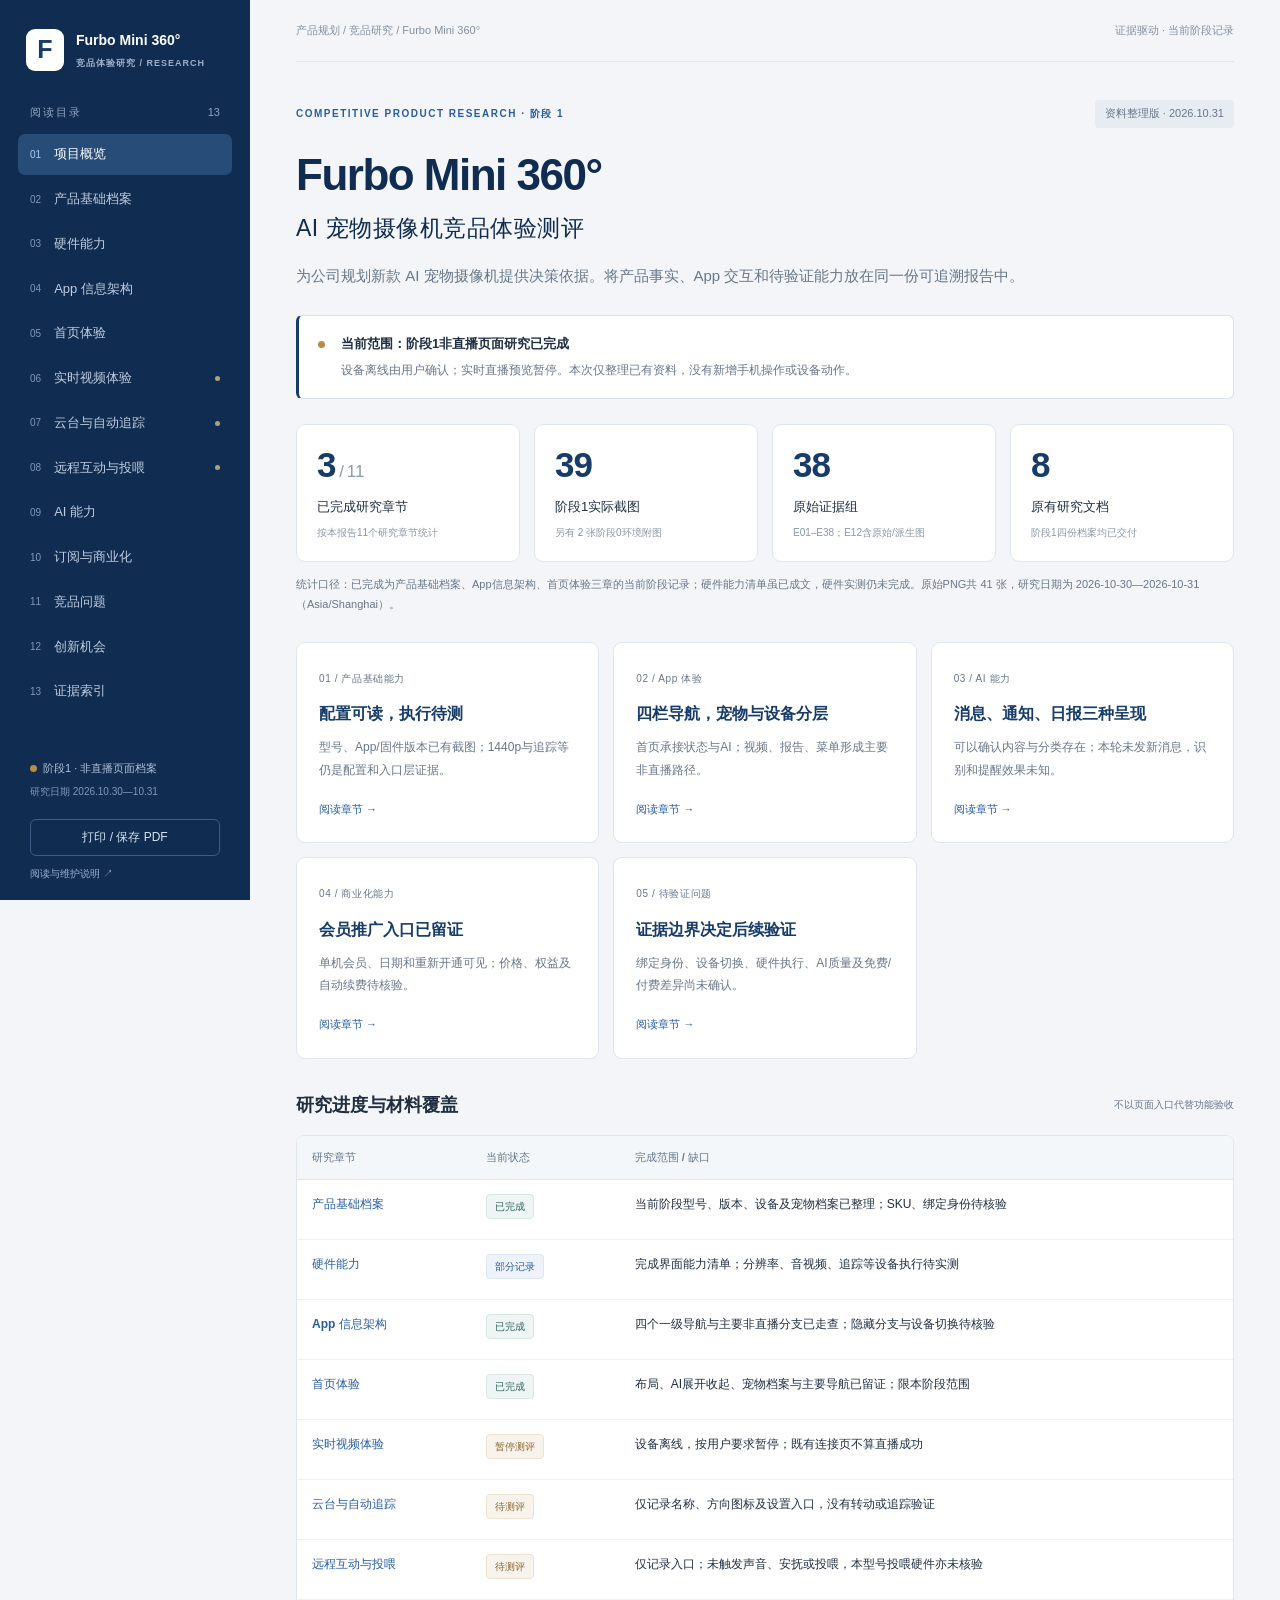
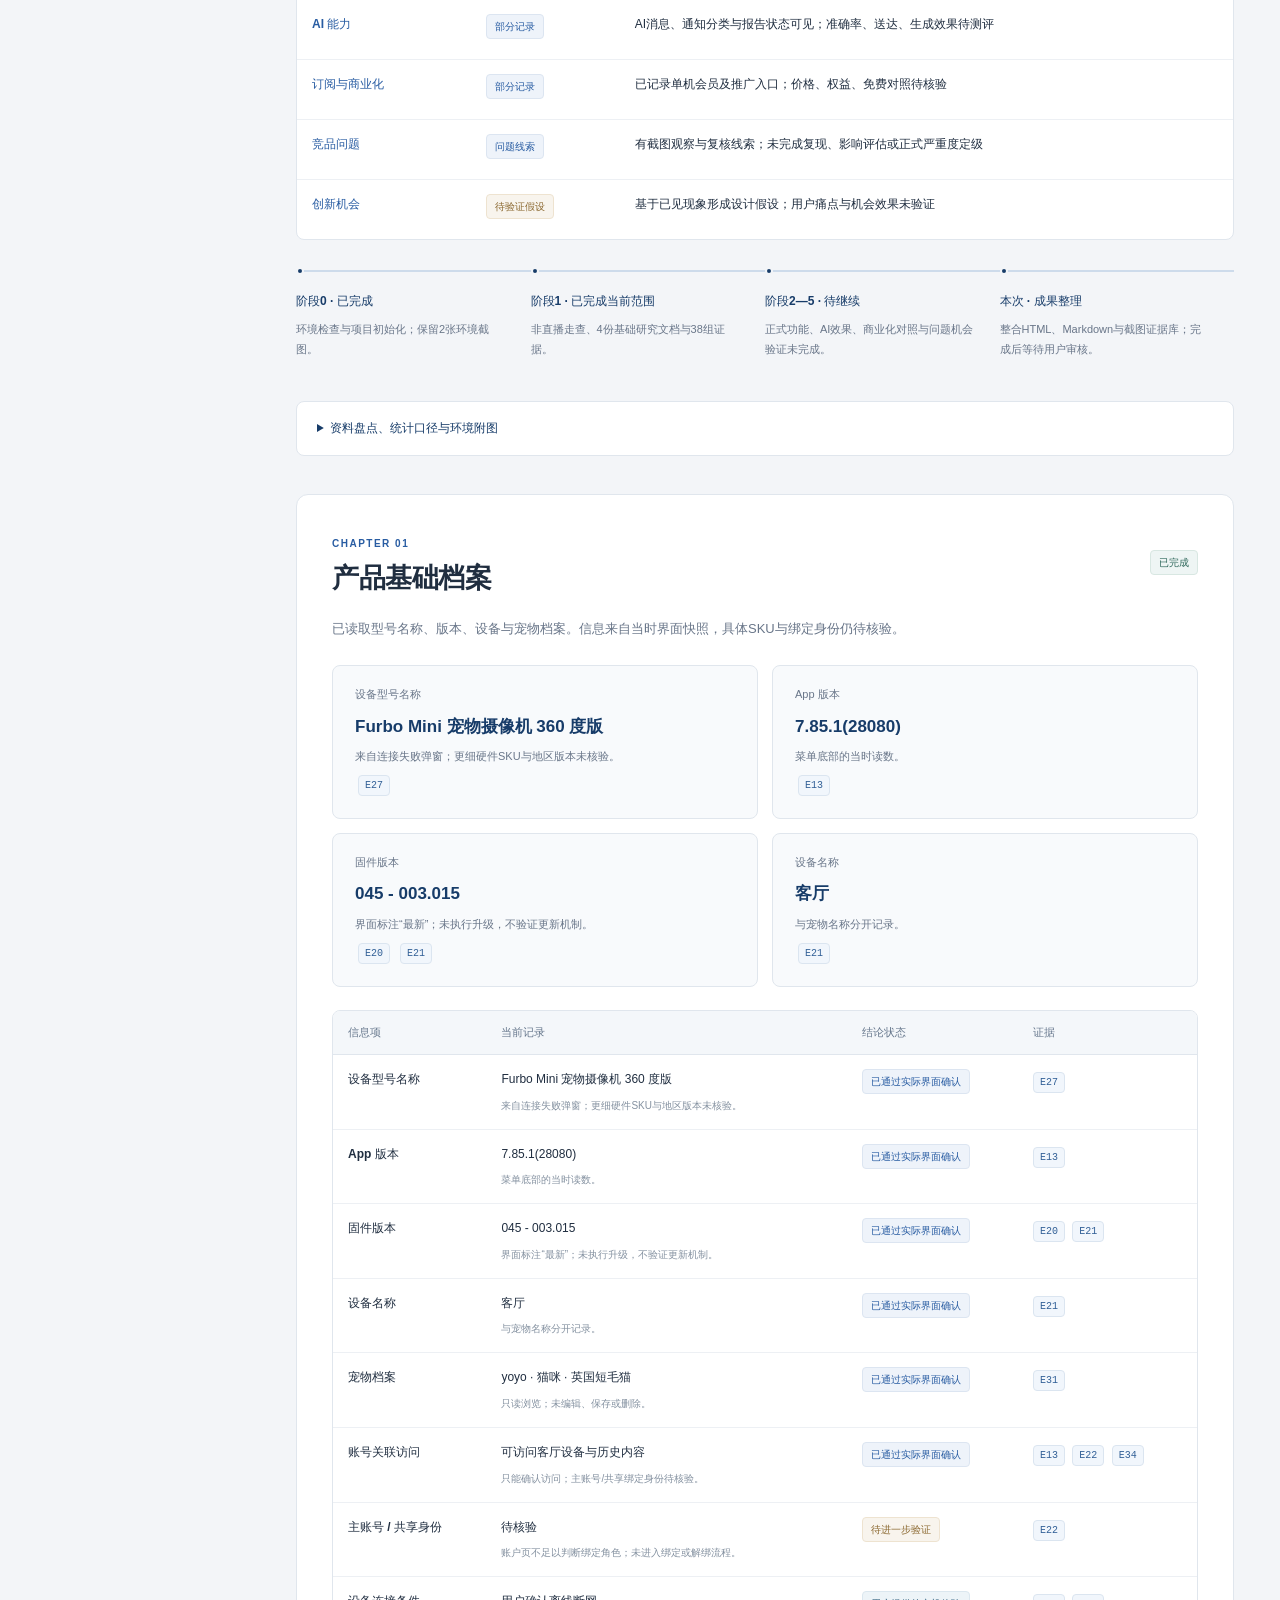
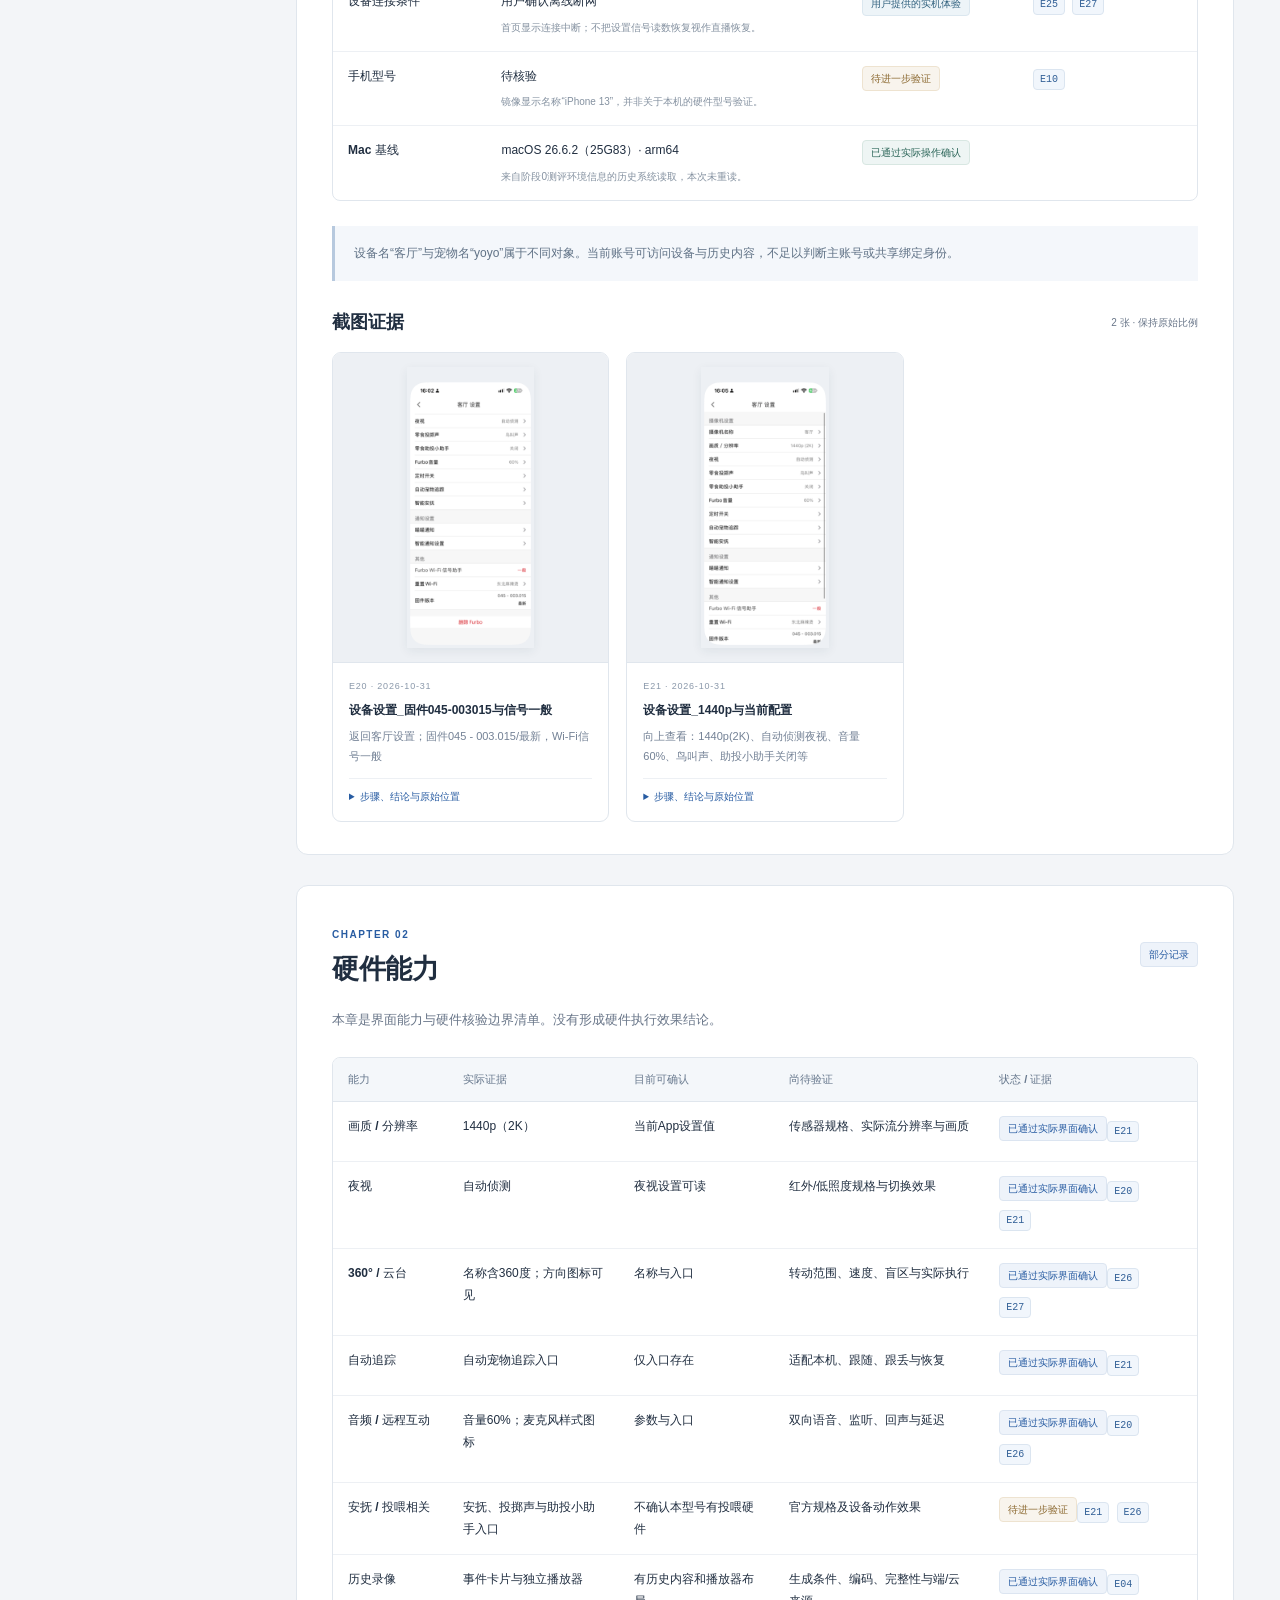
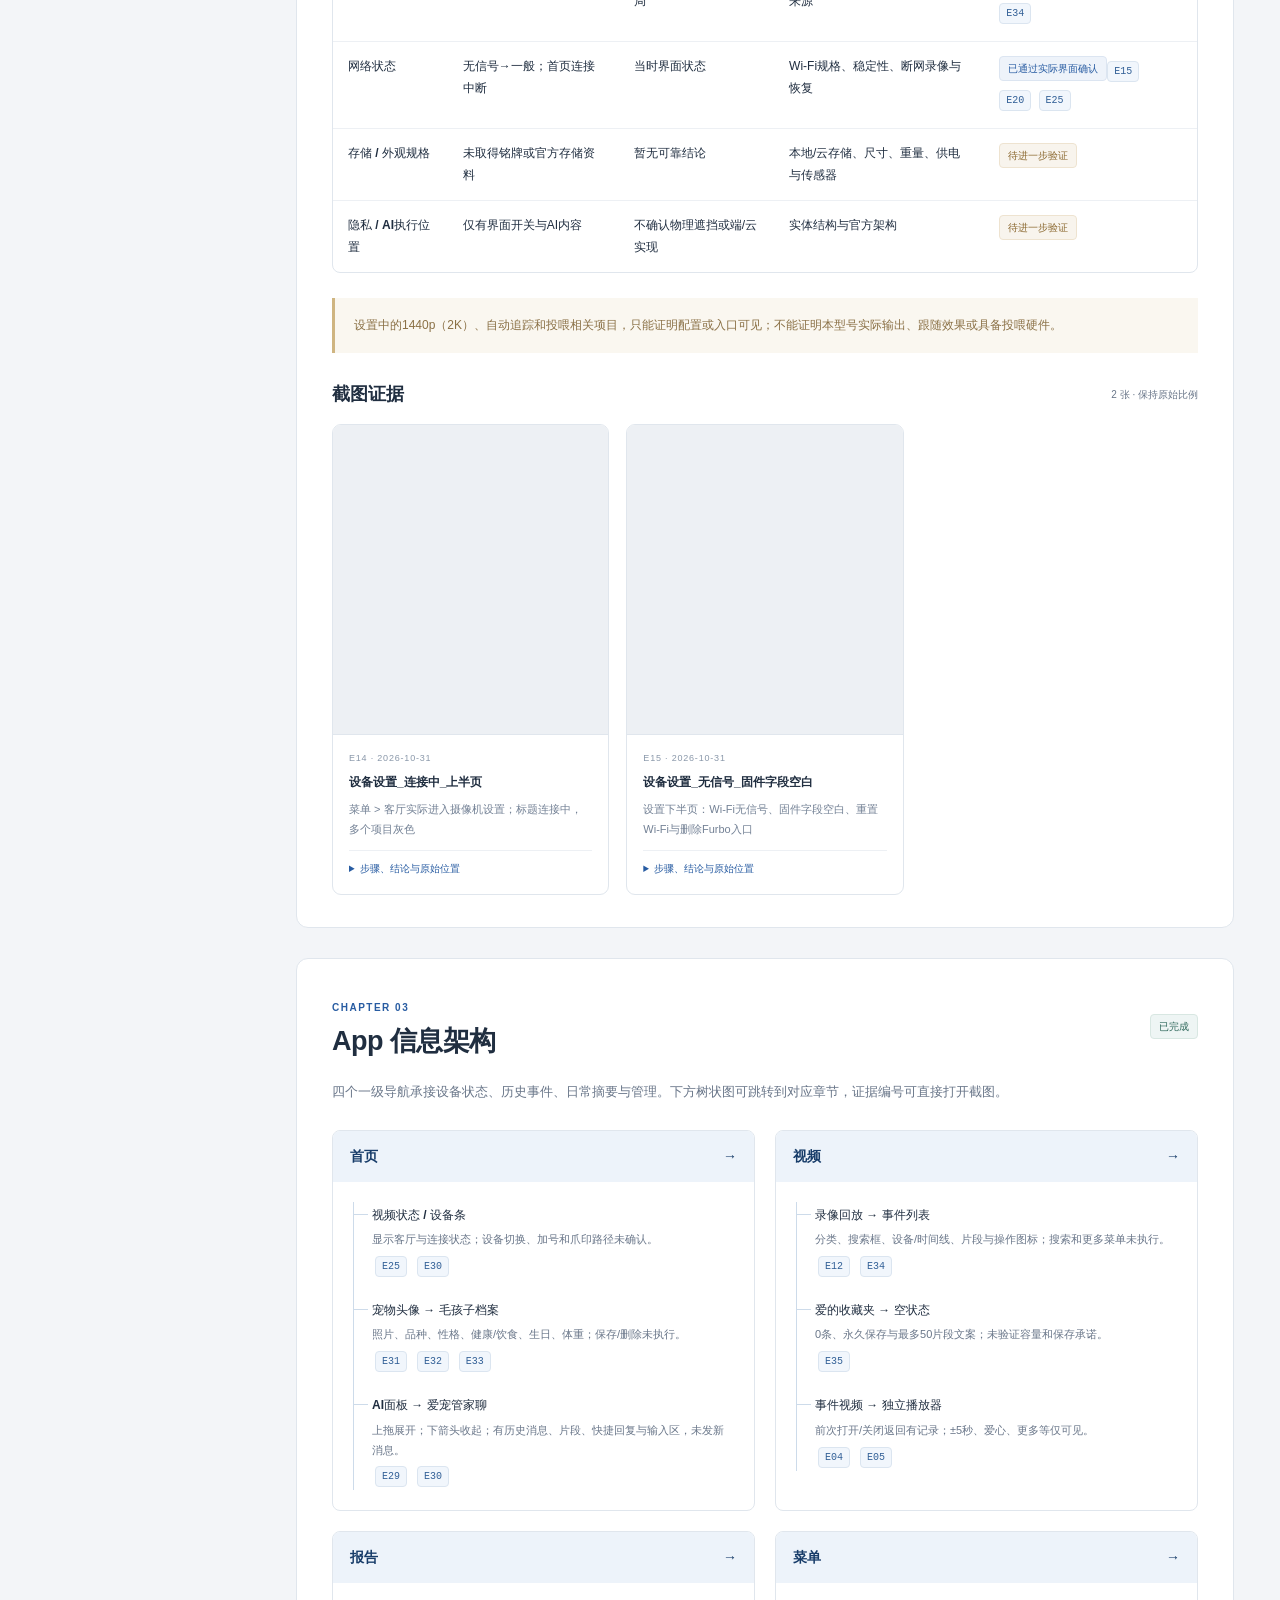
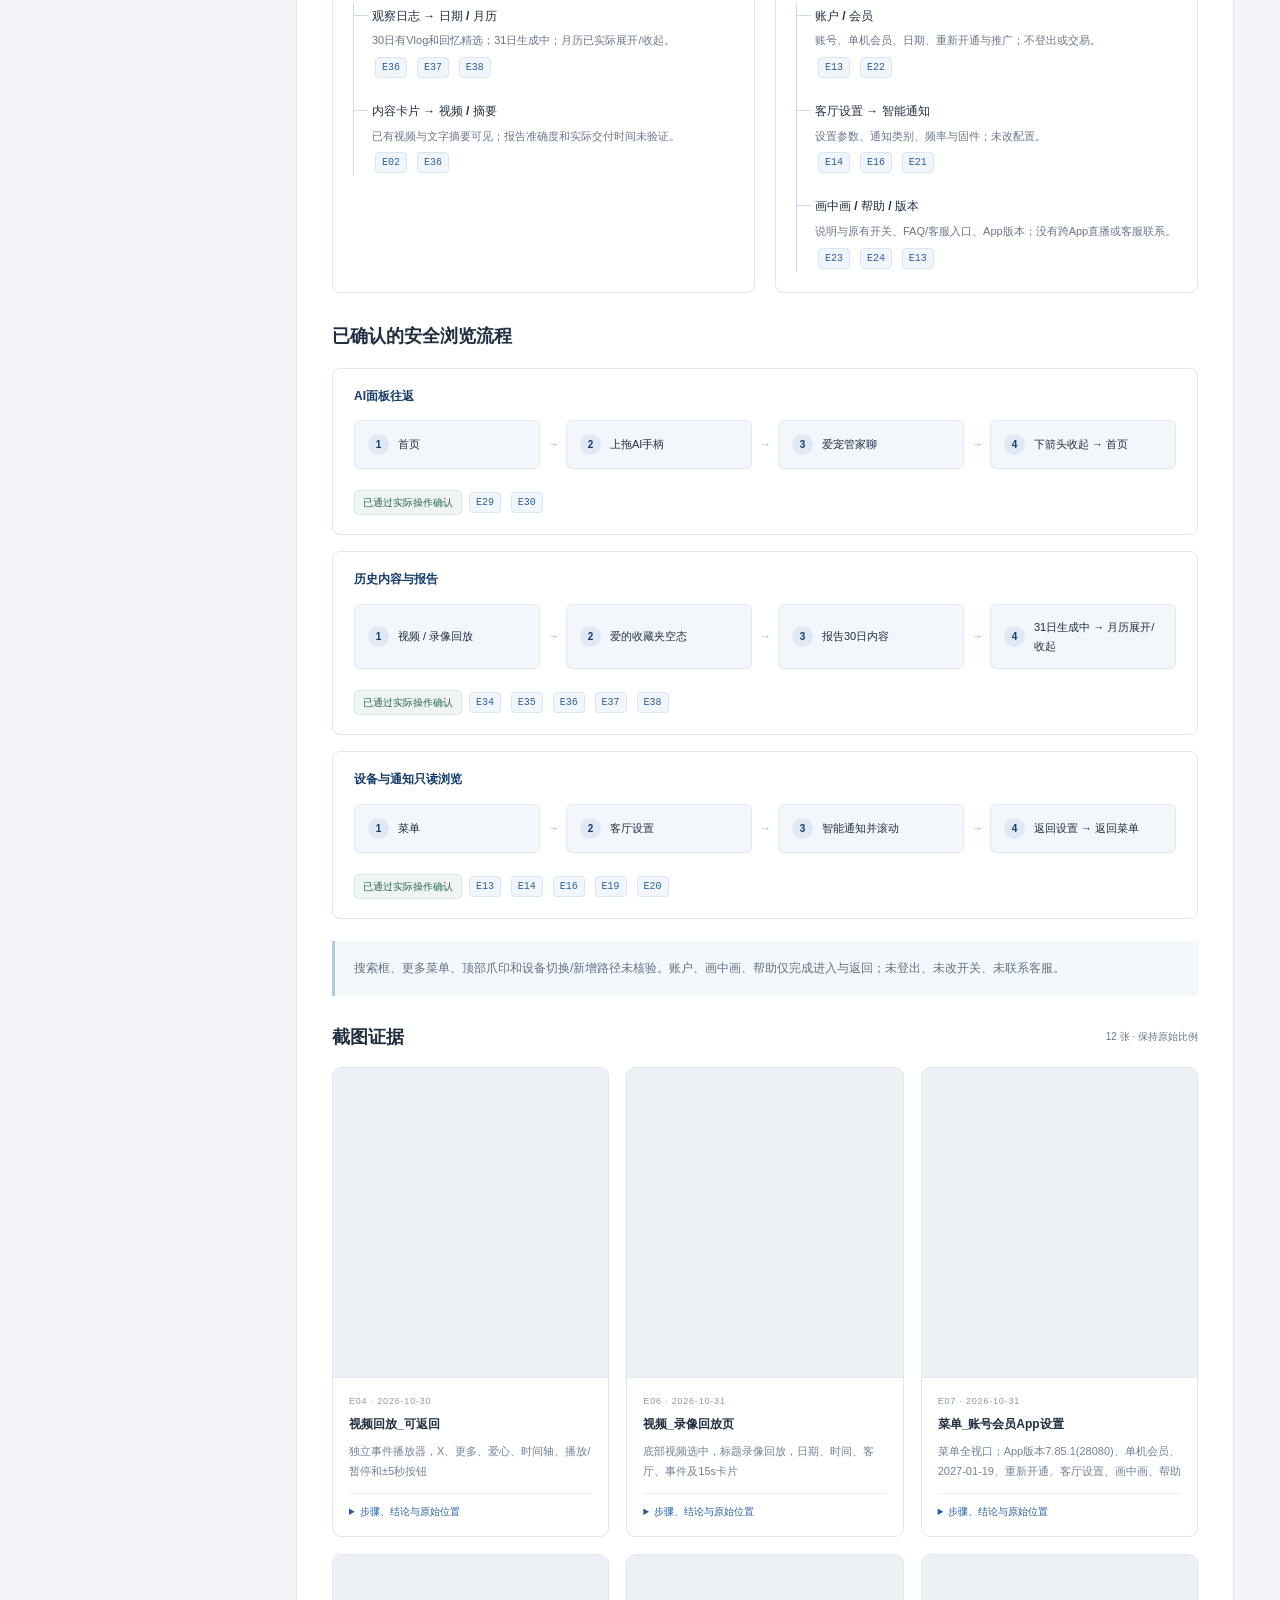
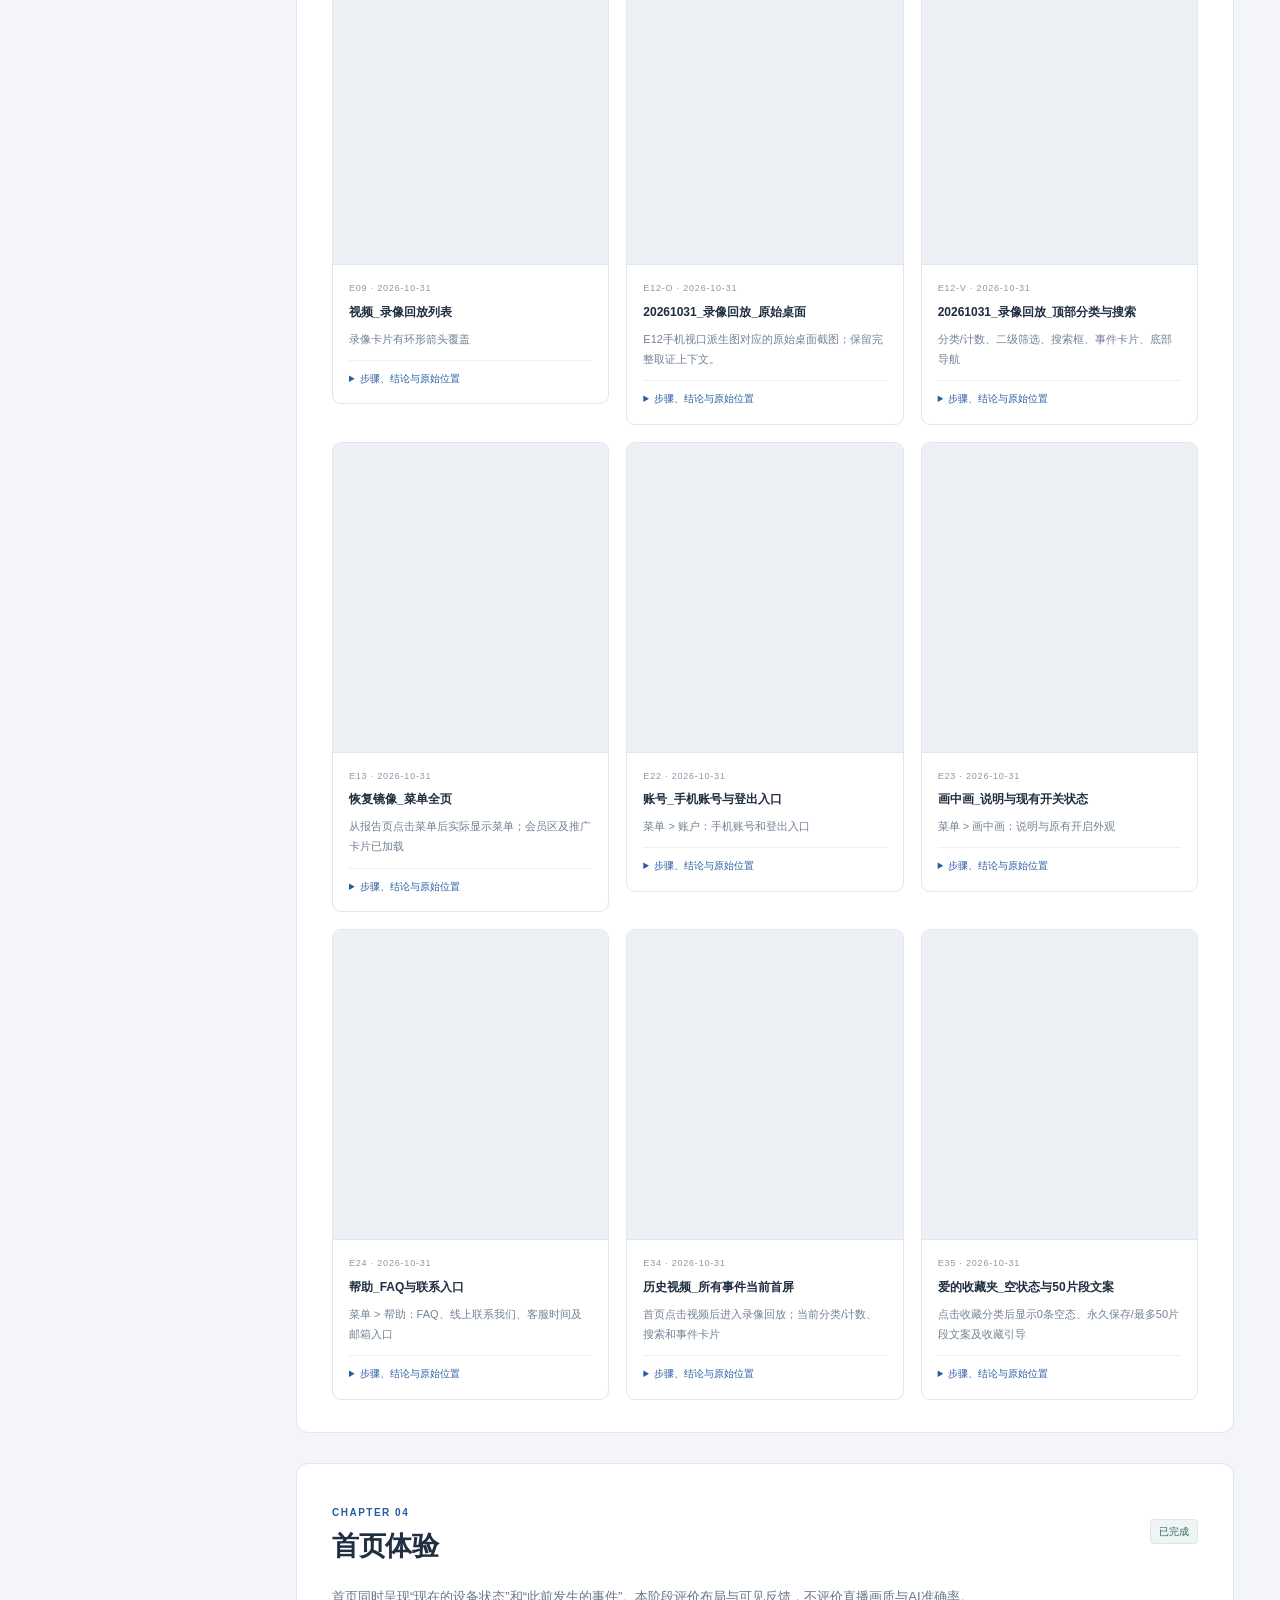
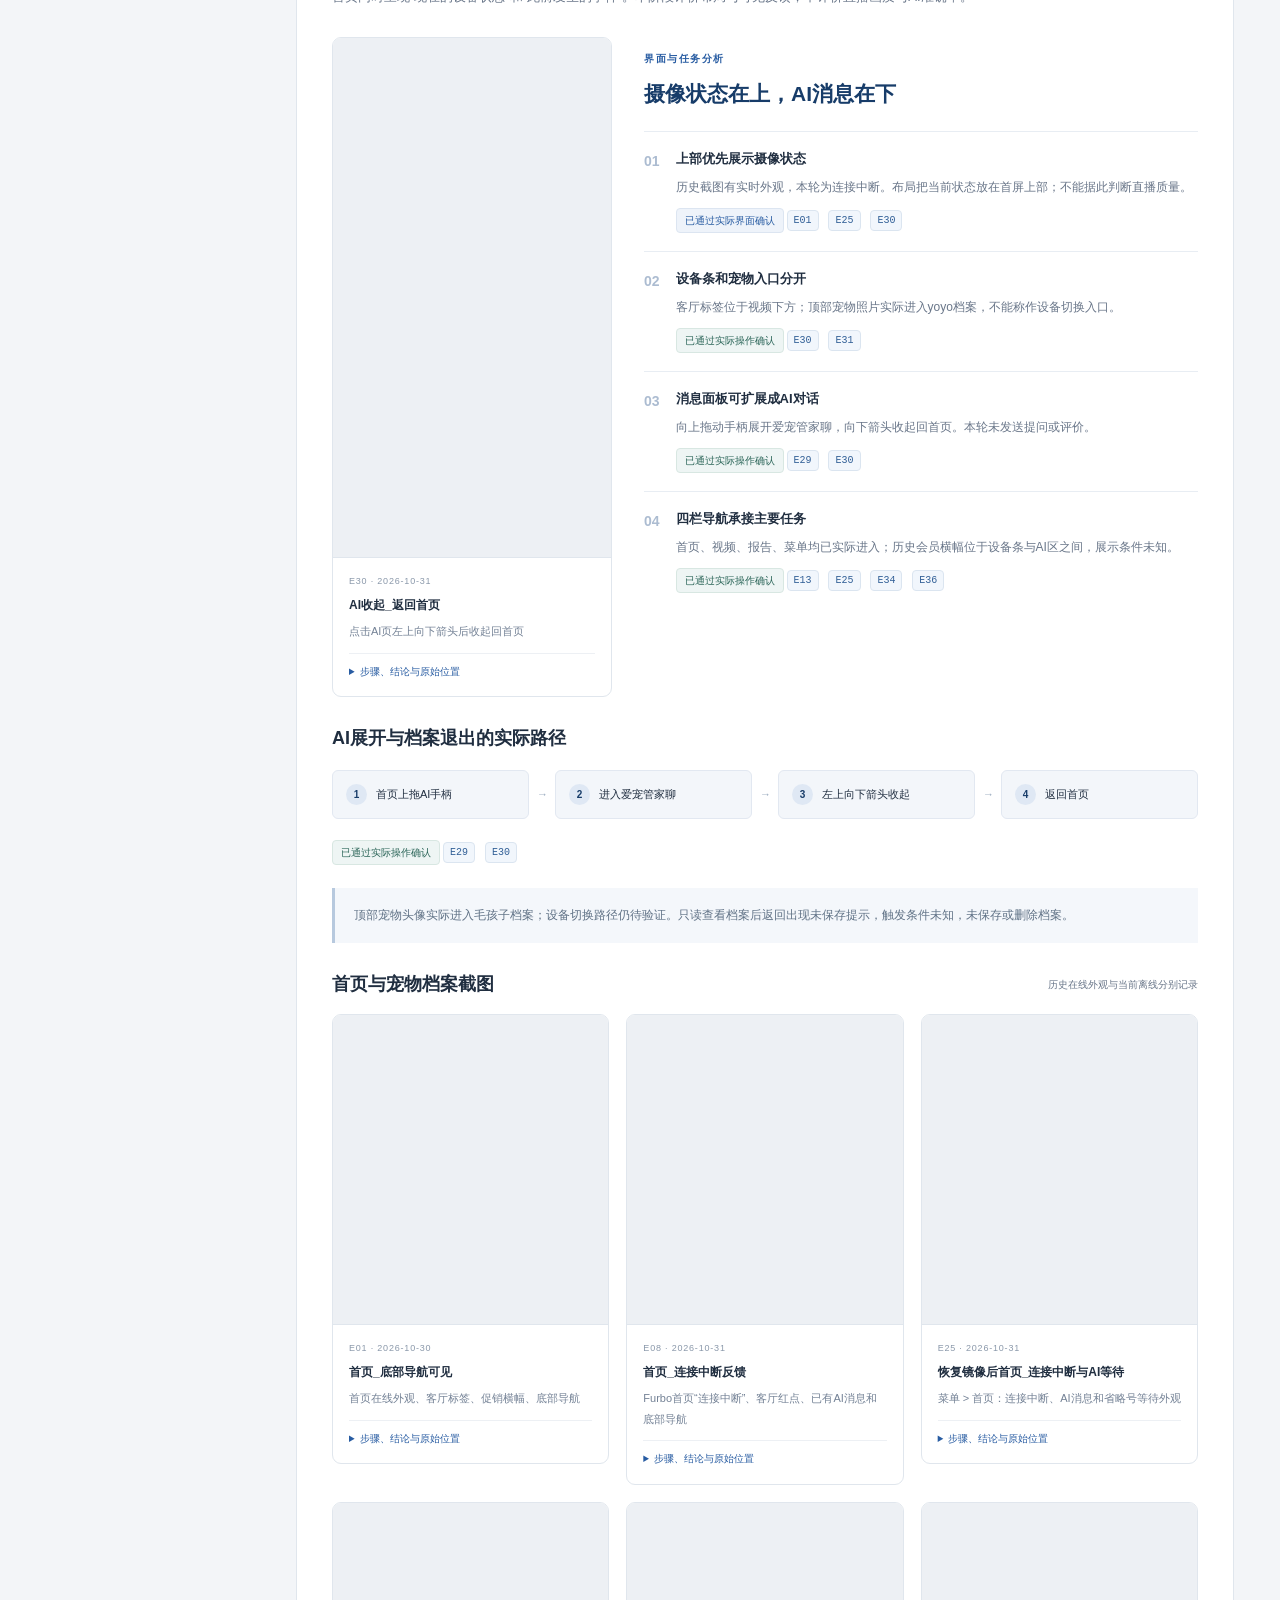
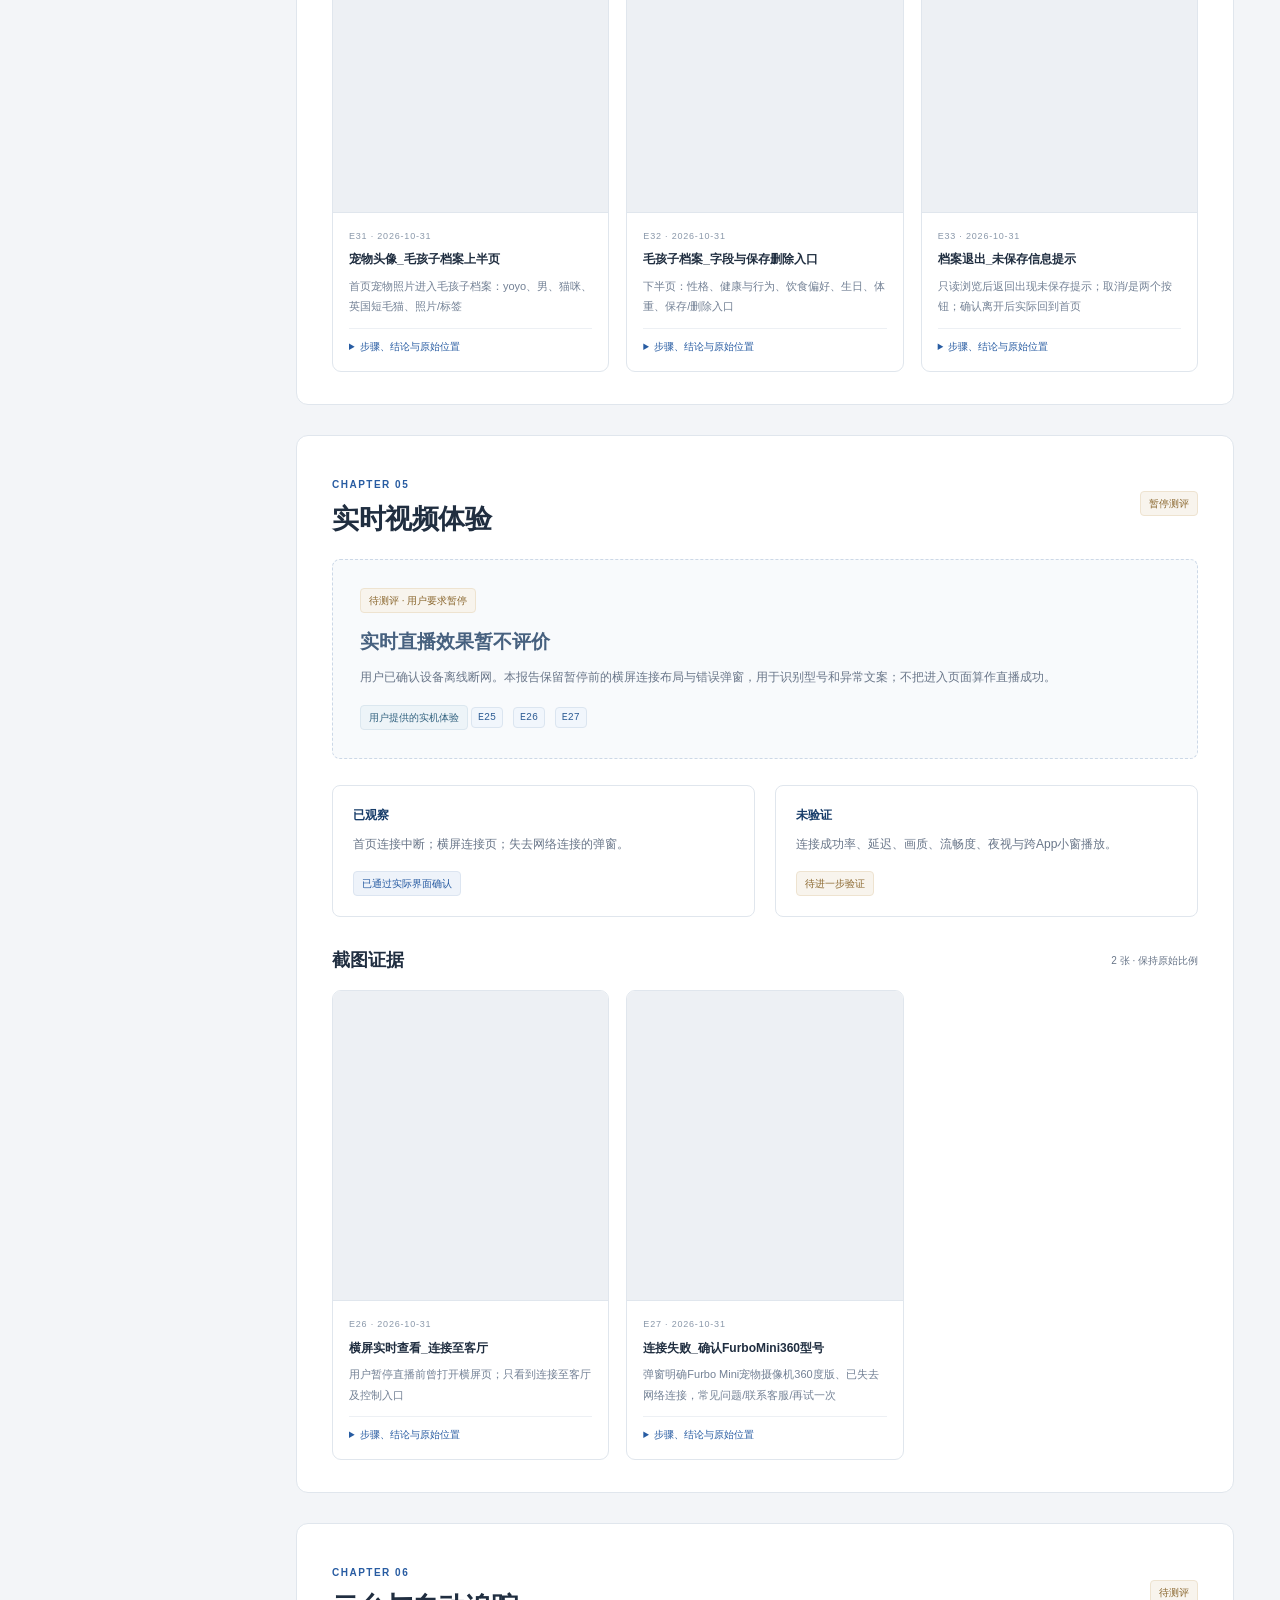
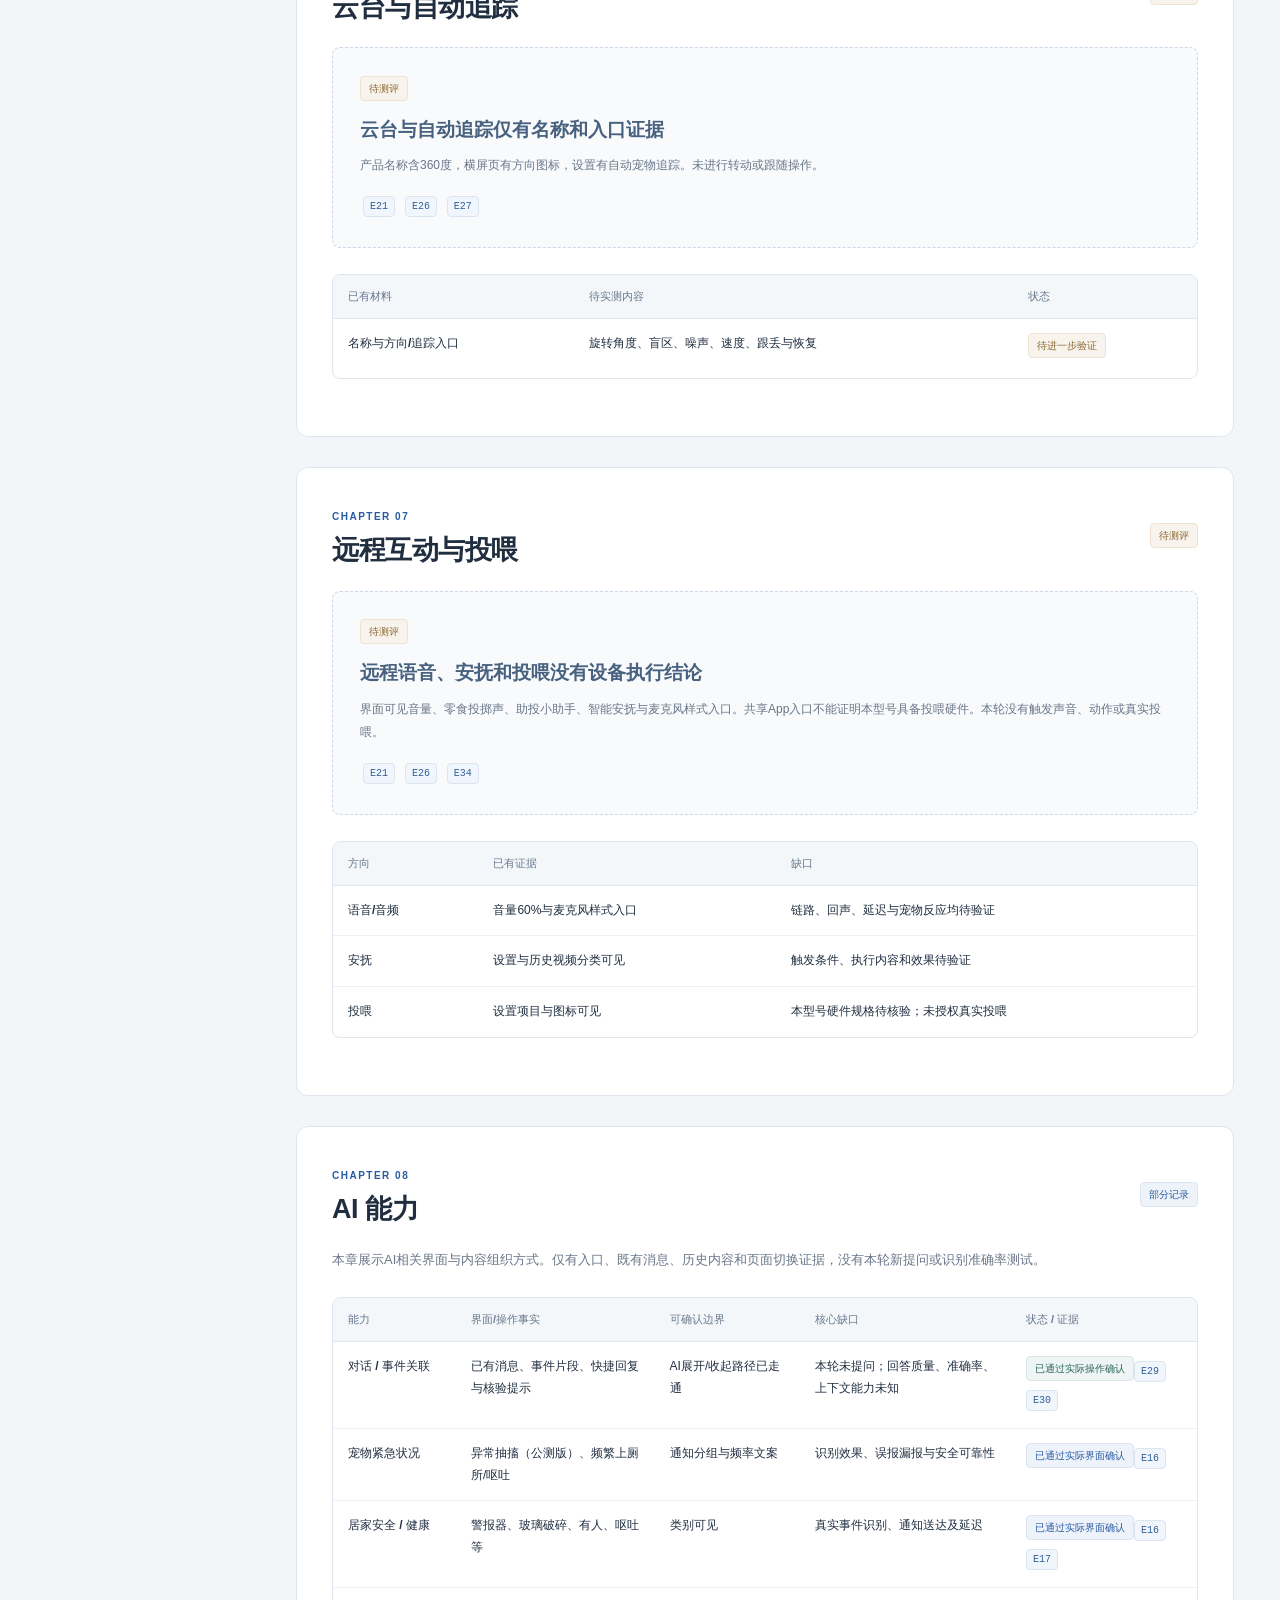
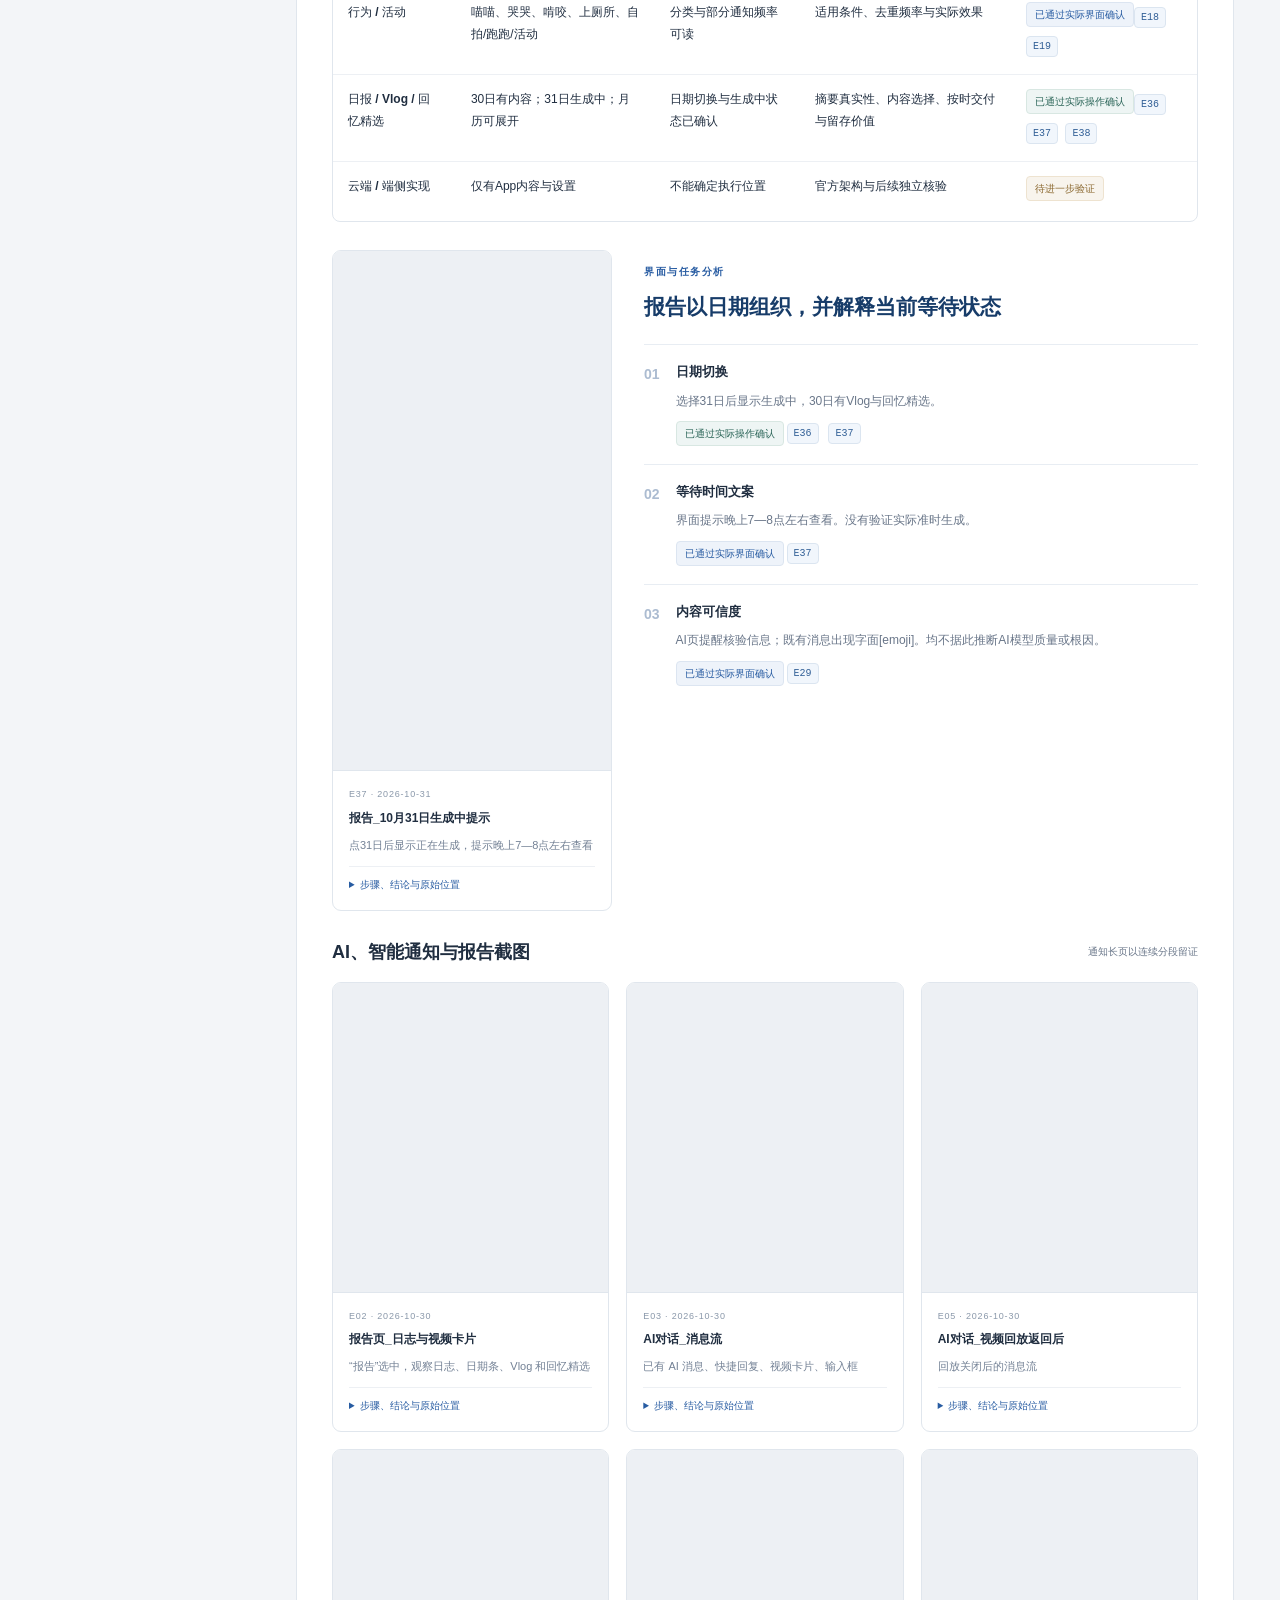
<file: index.html>
<!doctype html>
<html lang="zh-CN">
<head>
  <meta charset="utf-8">
  <meta name="viewport" content="width=device-width, initial-scale=1">
  <meta http-equiv="refresh" content="0; url=06_最终交付/Furbo_Mini360_可视化竞品体验报告.html">
  <title>Furbo Mini 360° 竞品体验报告</title>
</head>
<body>
  <p>正在打开 <a href="06_最终交付/Furbo_Mini360_可视化竞品体验报告.html">Furbo Mini 360° 可视化竞品体验报告</a>…</p>
</body>
</html>
</file>
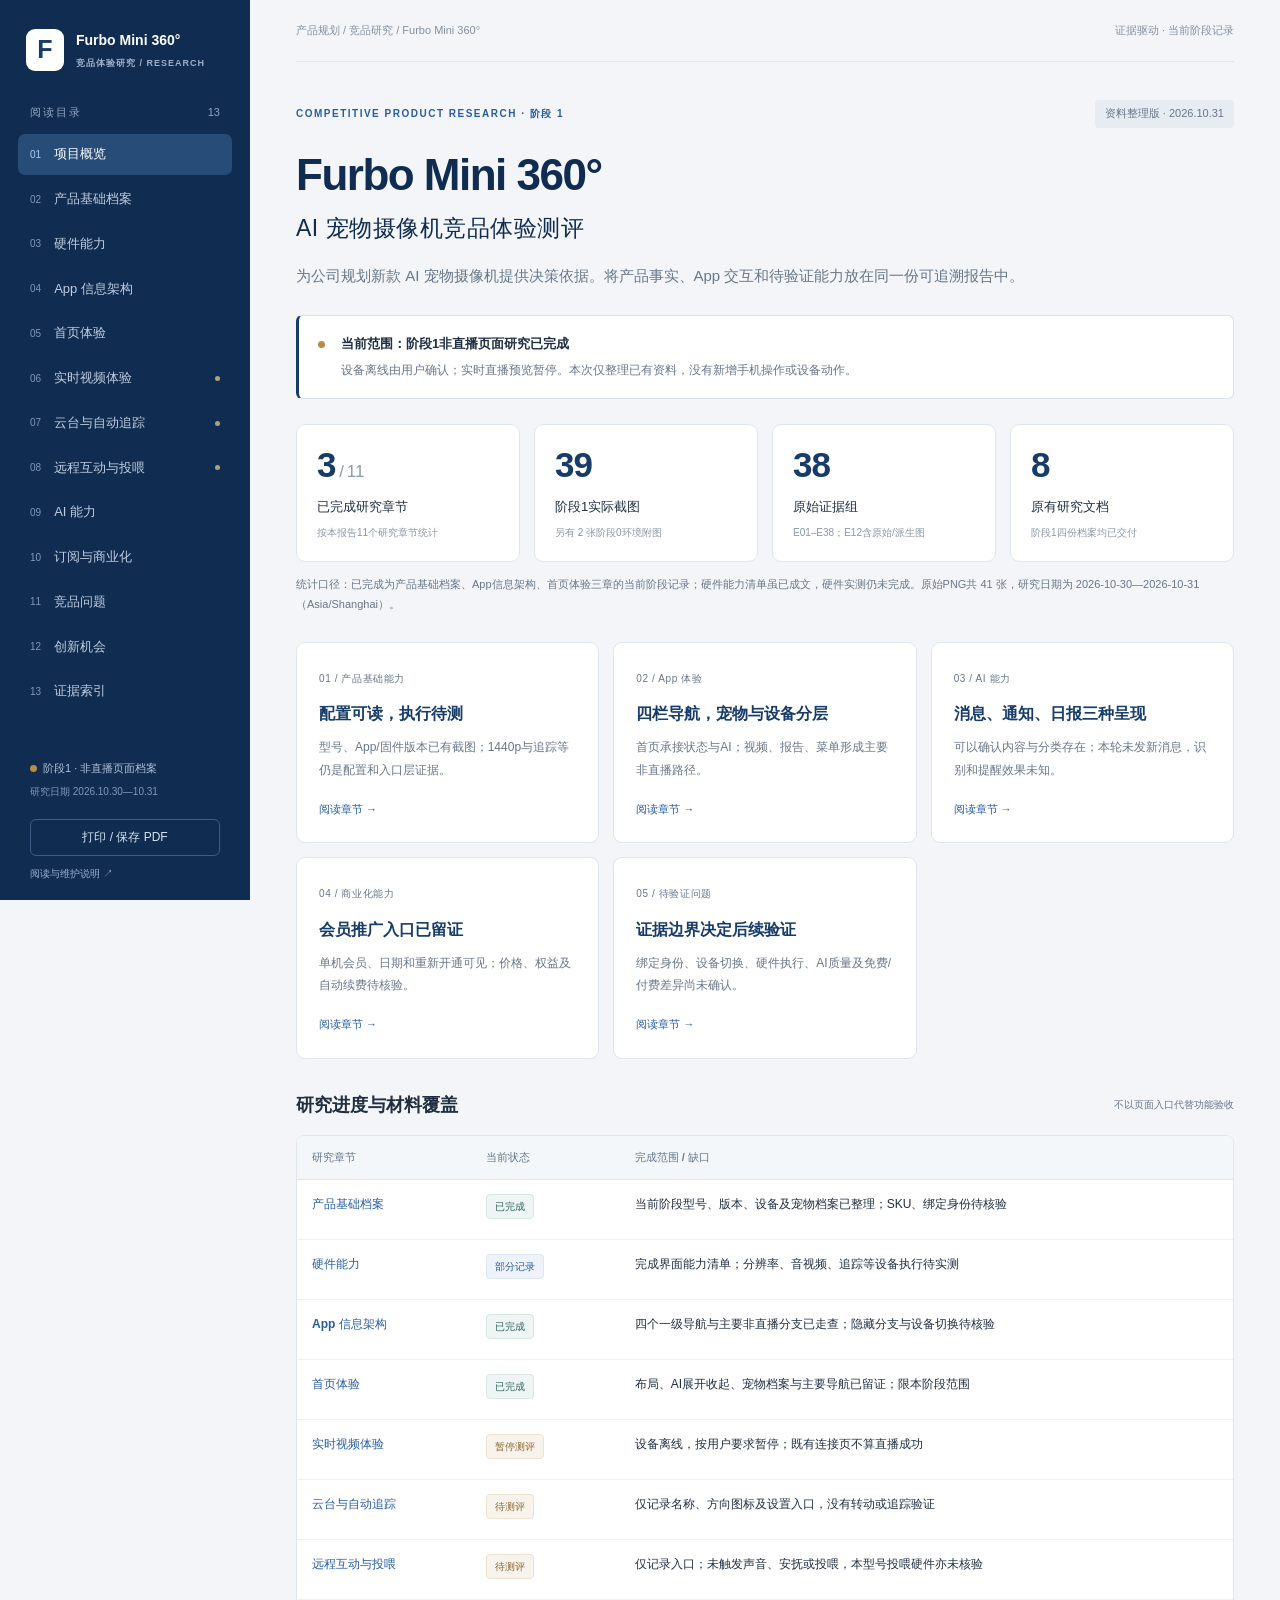
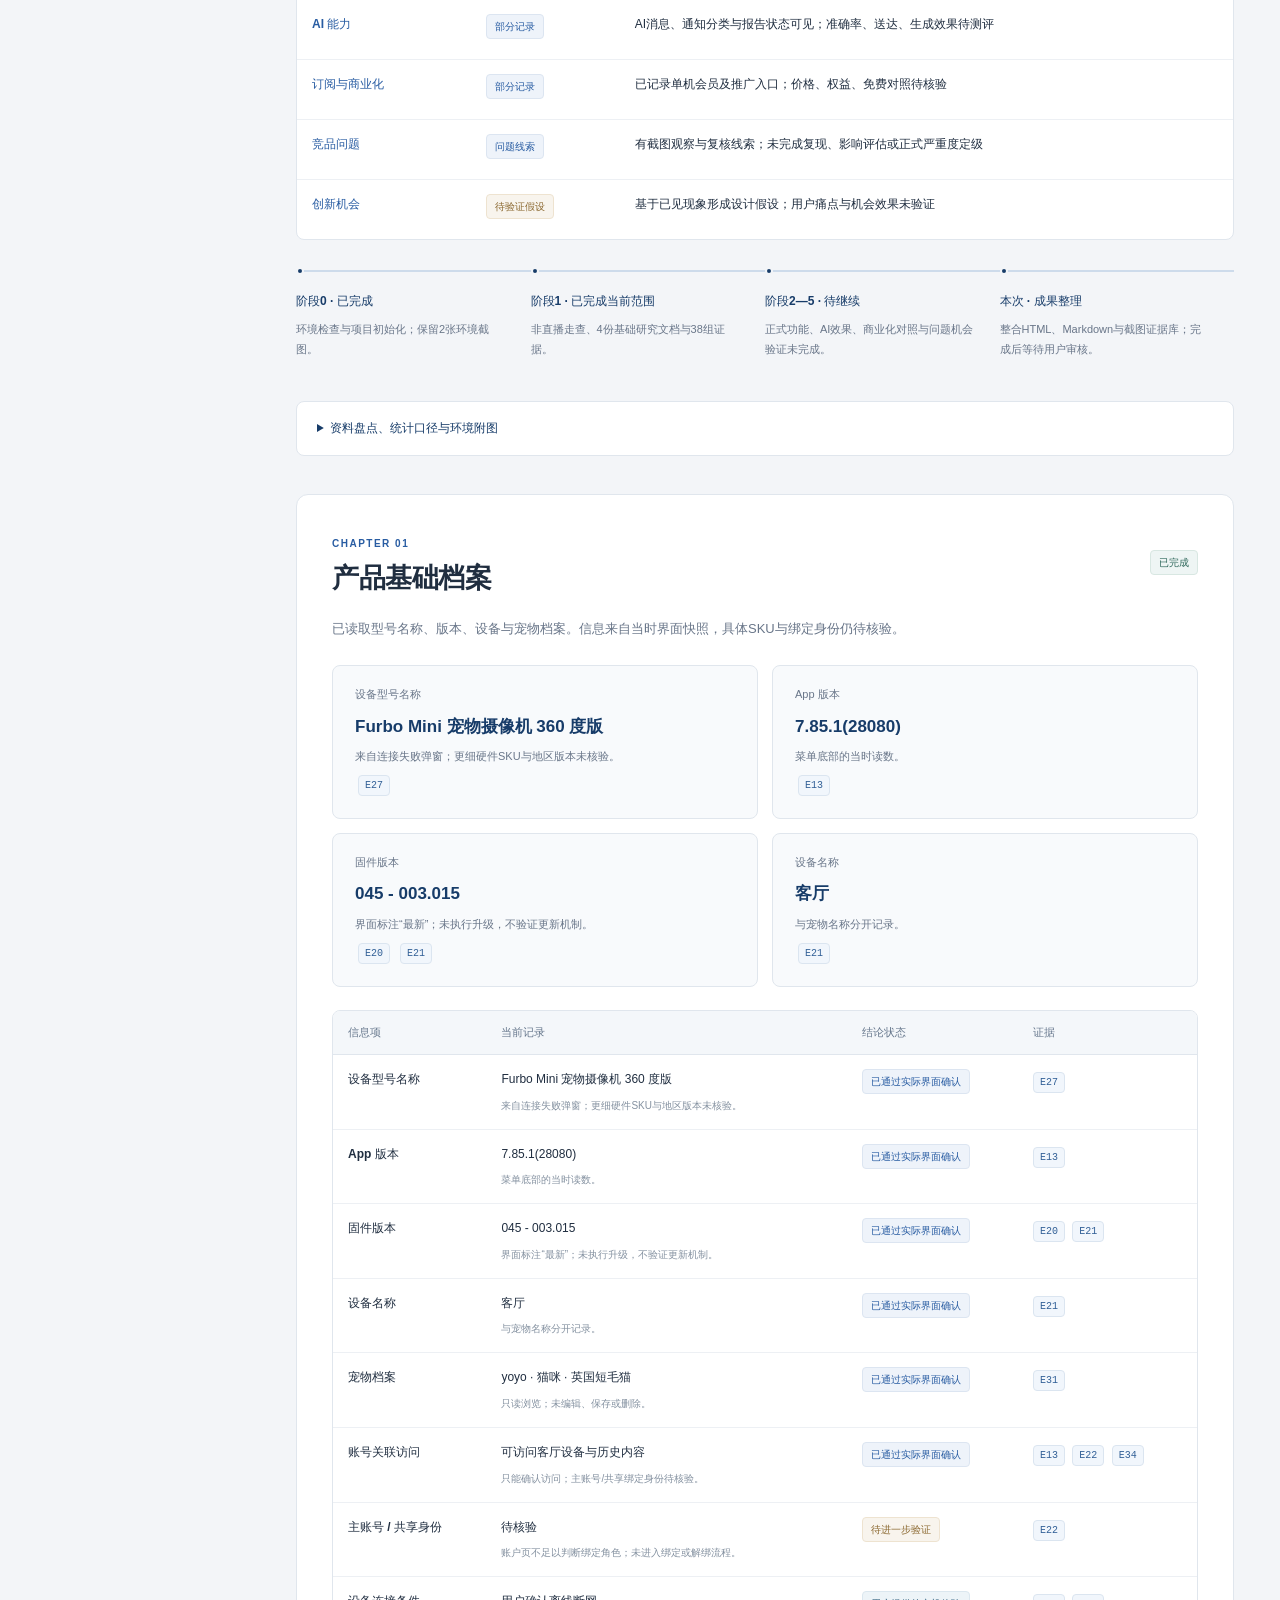
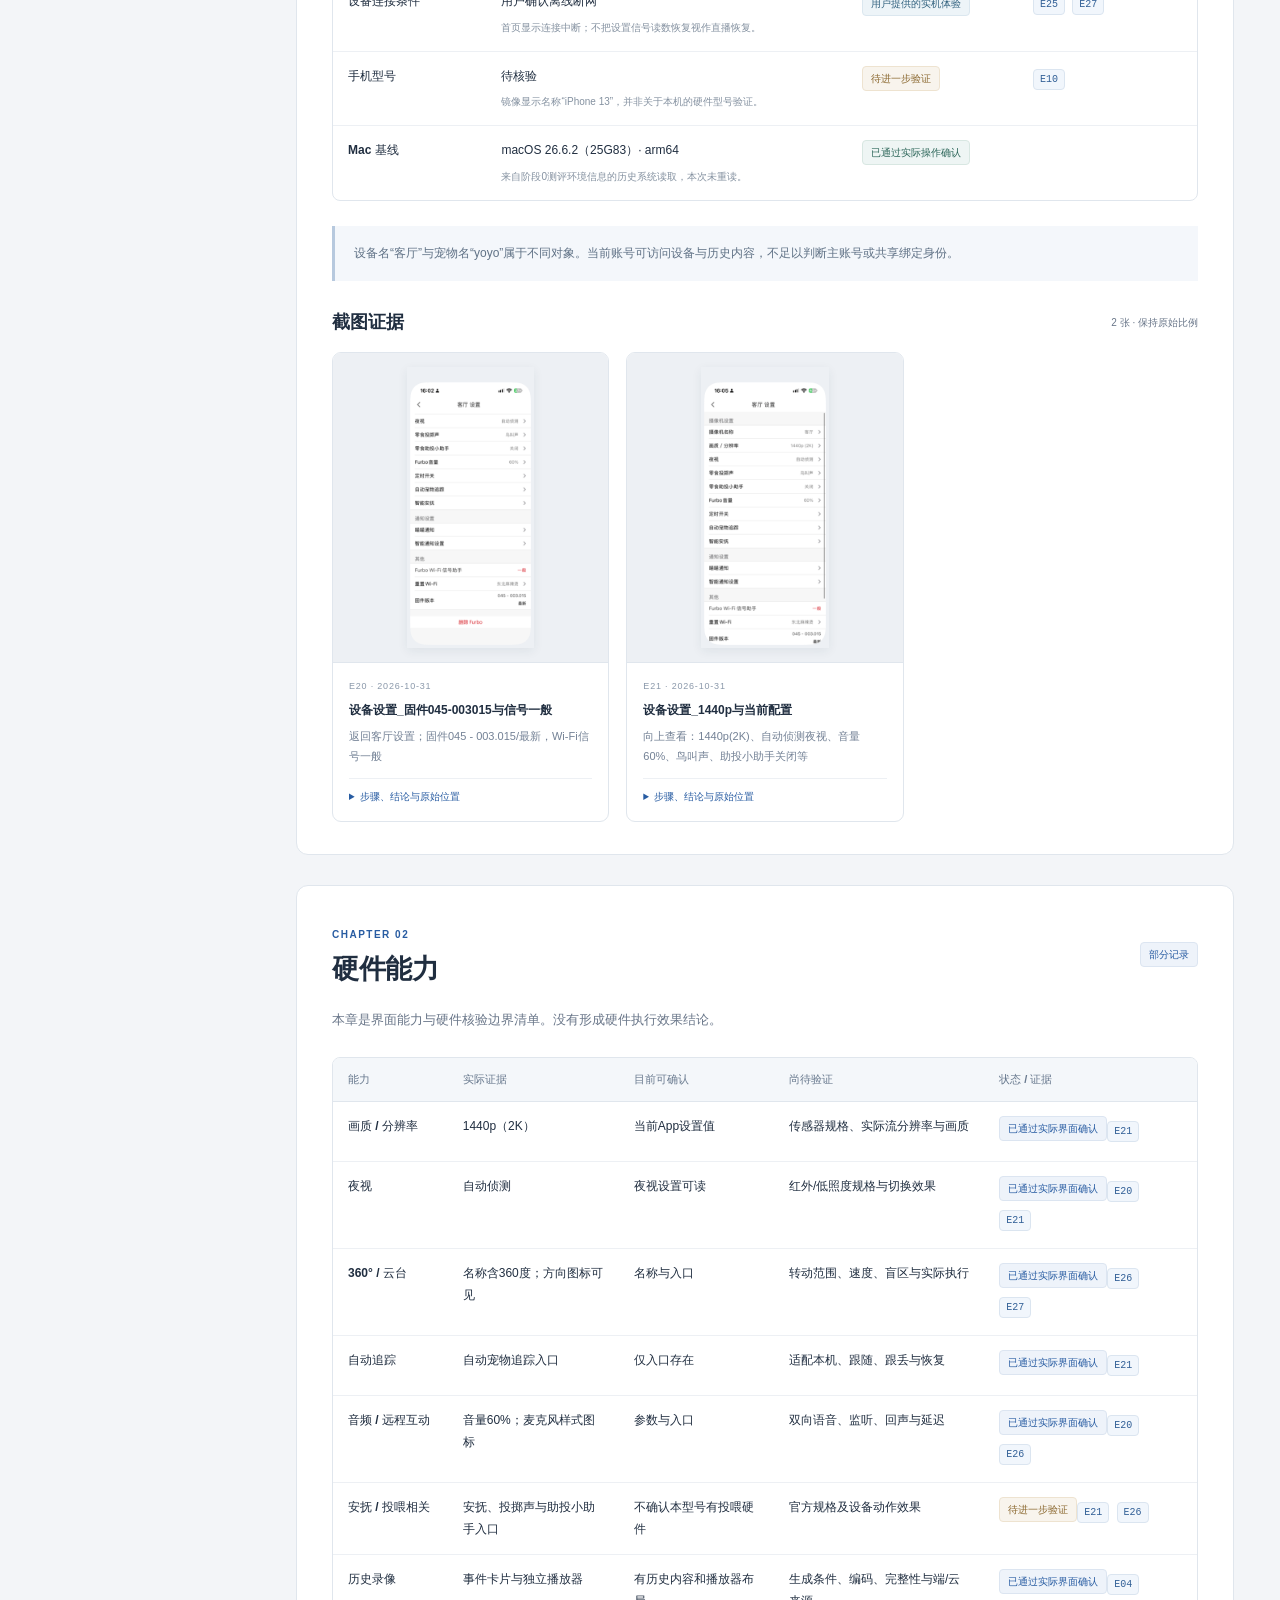
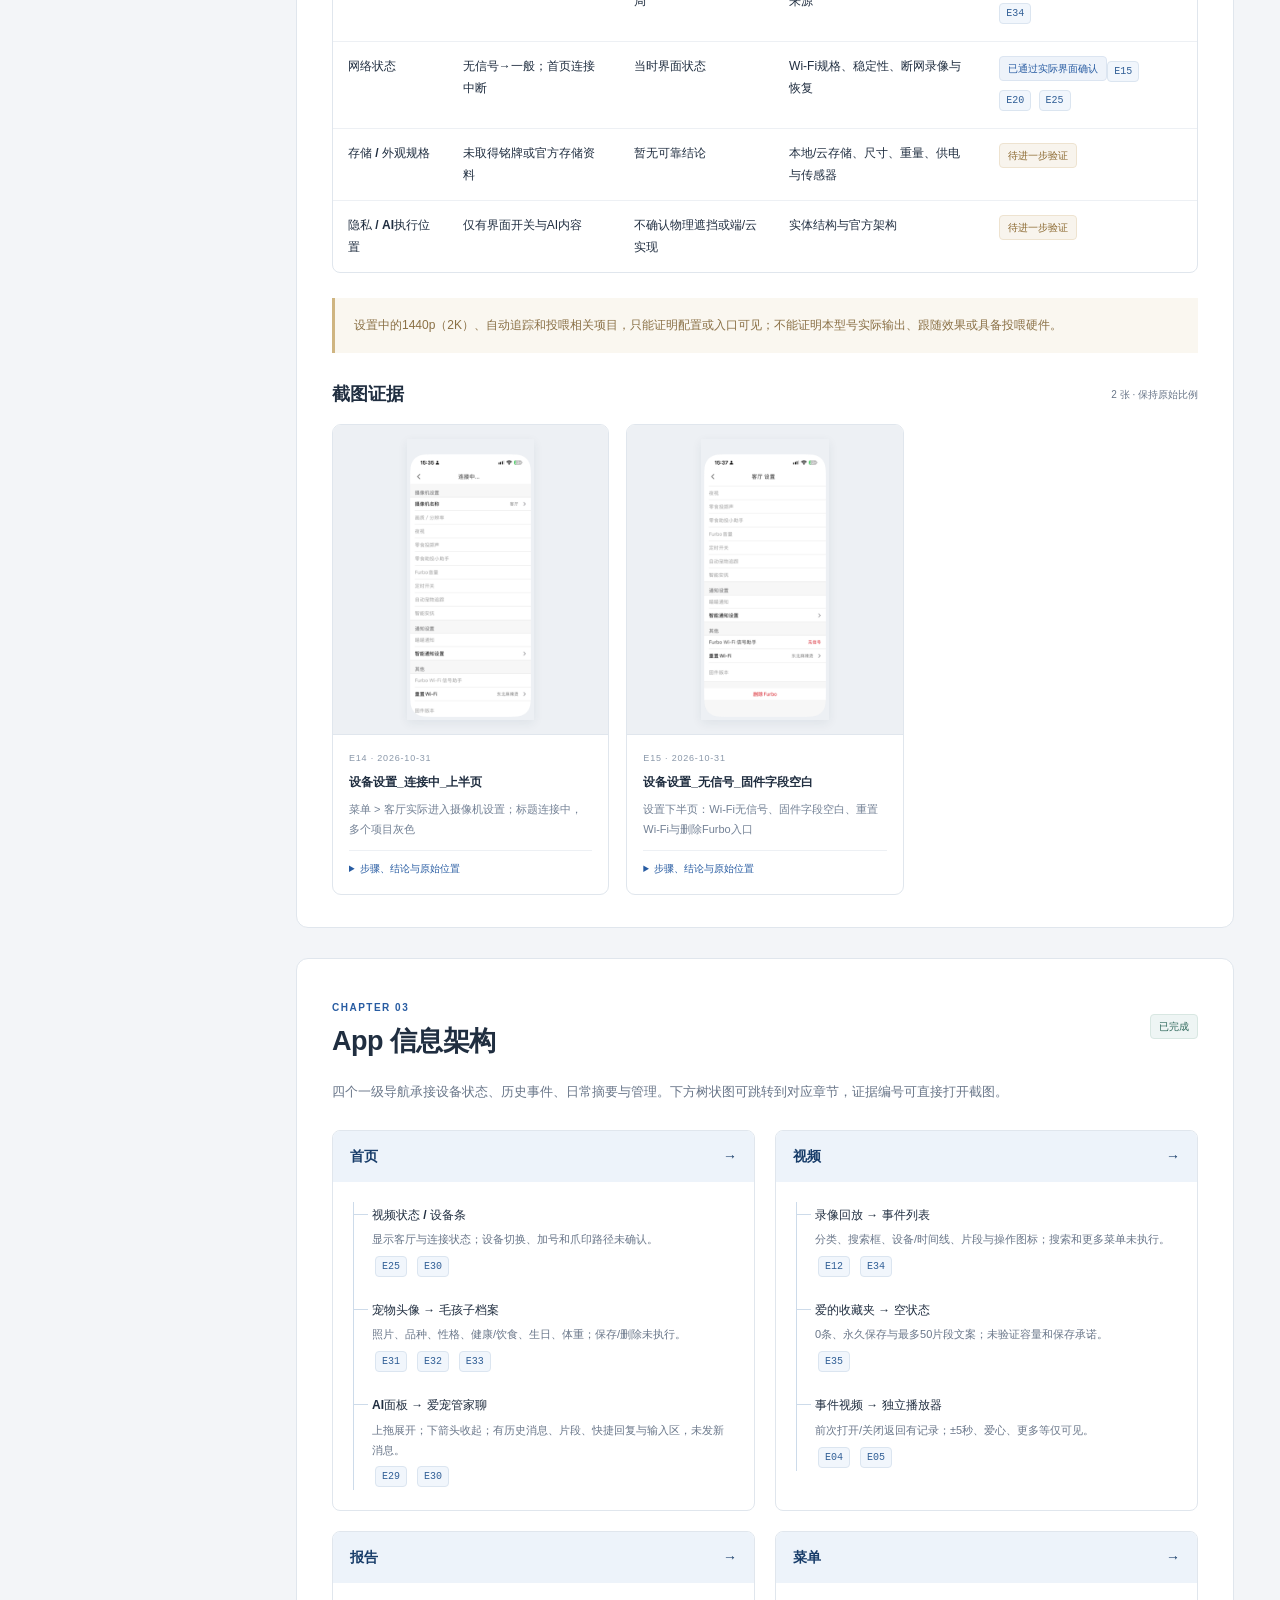
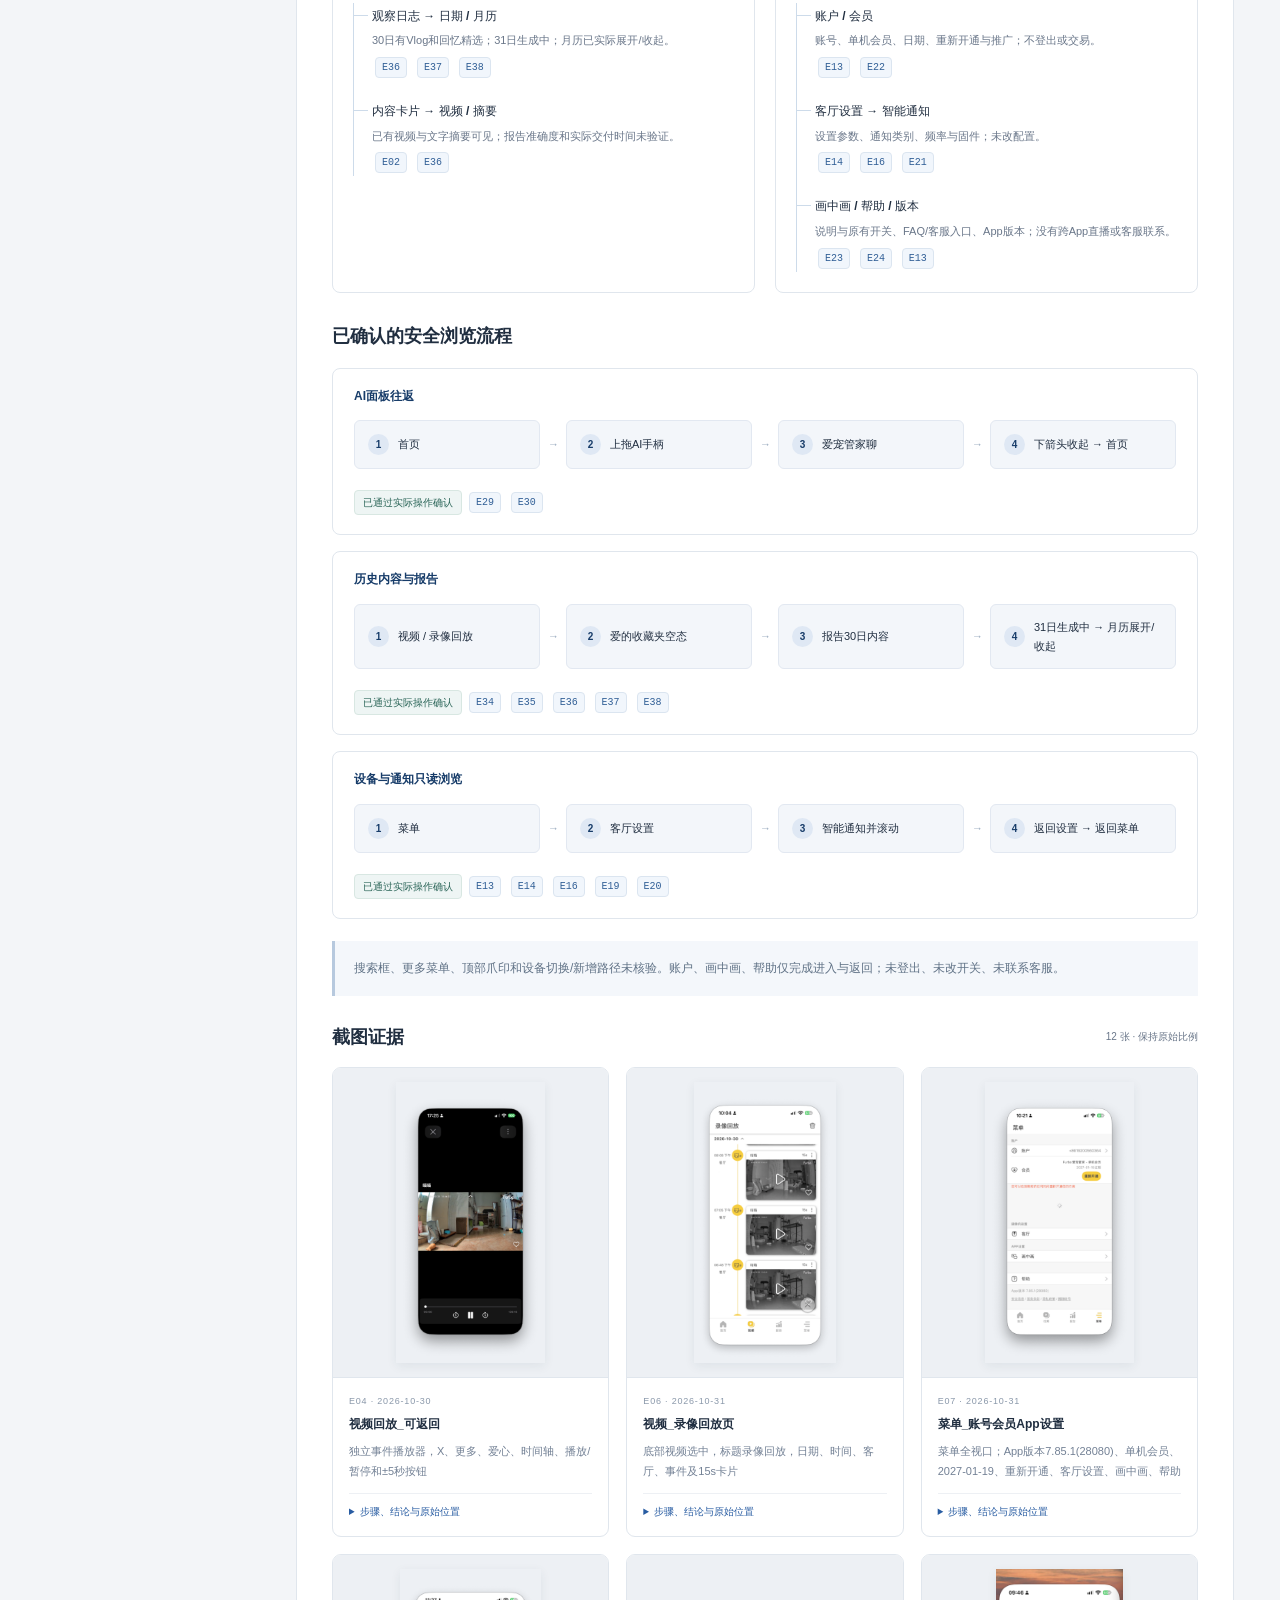
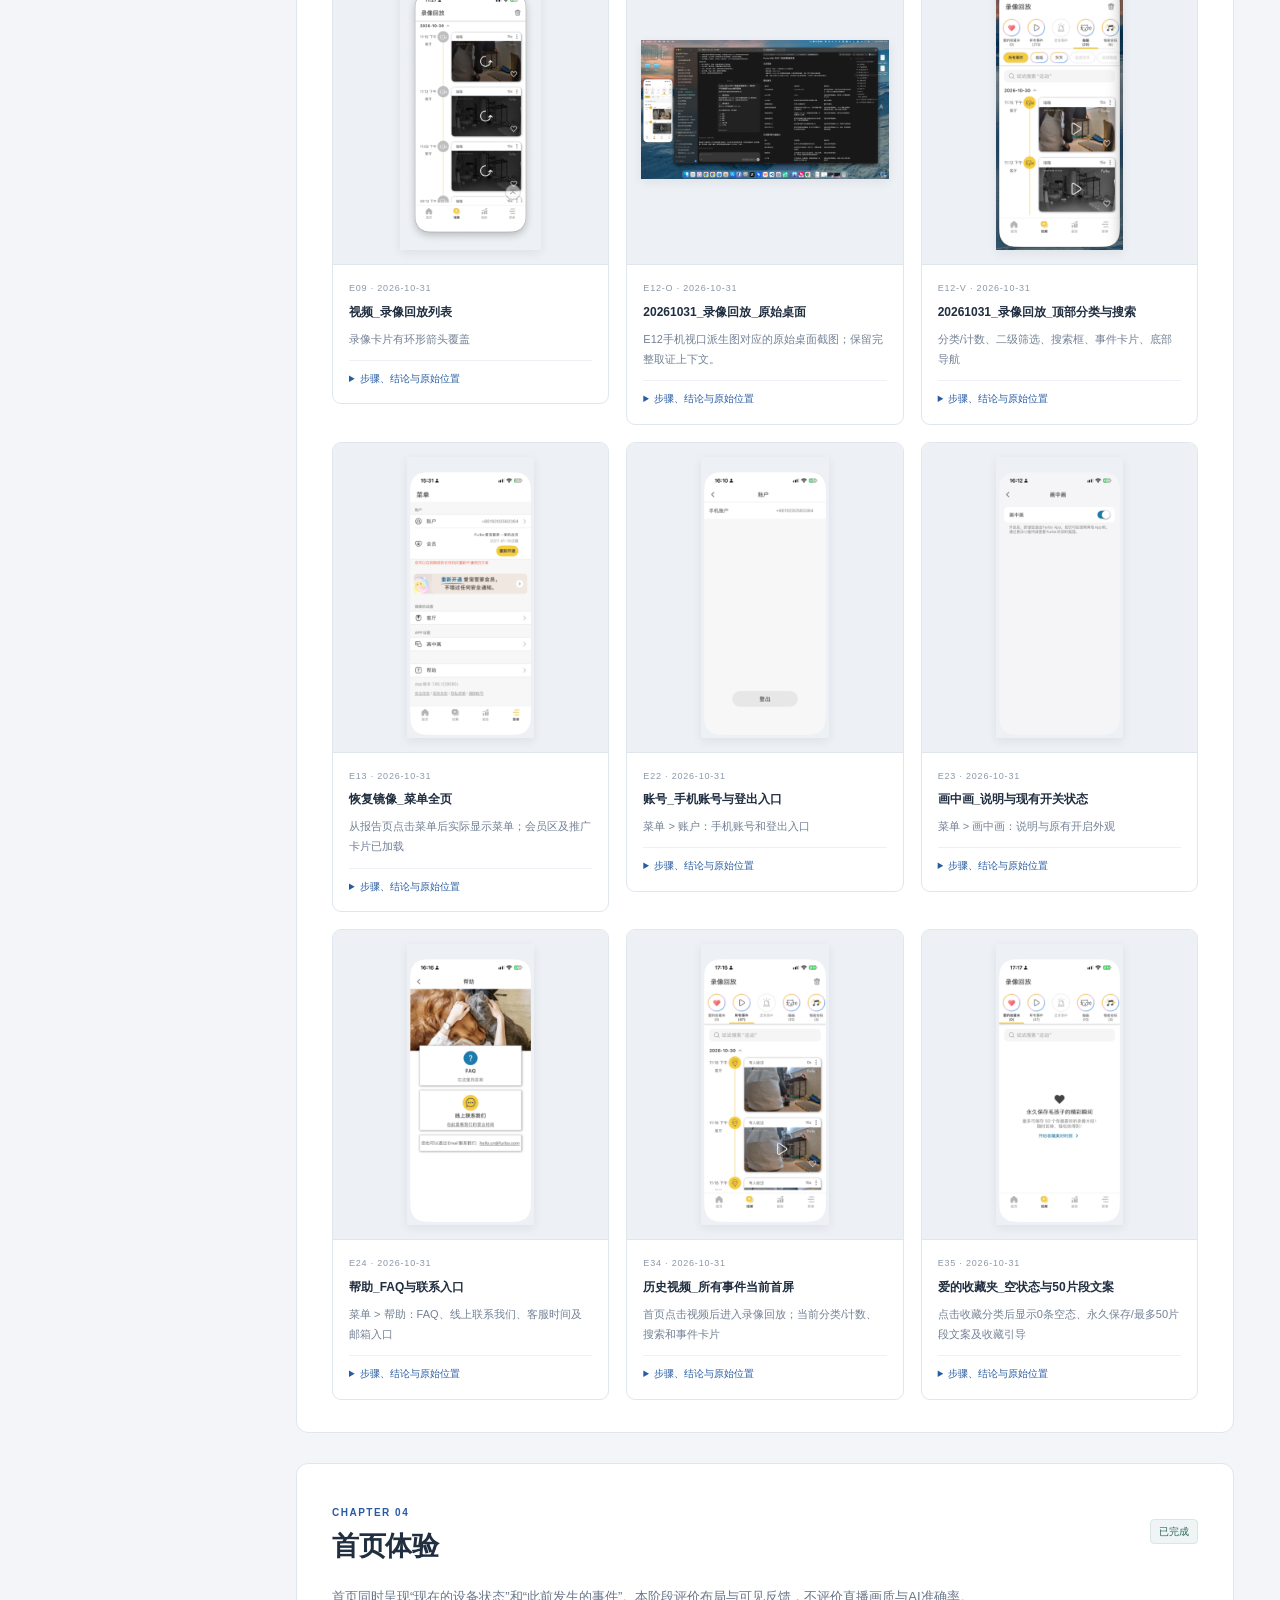
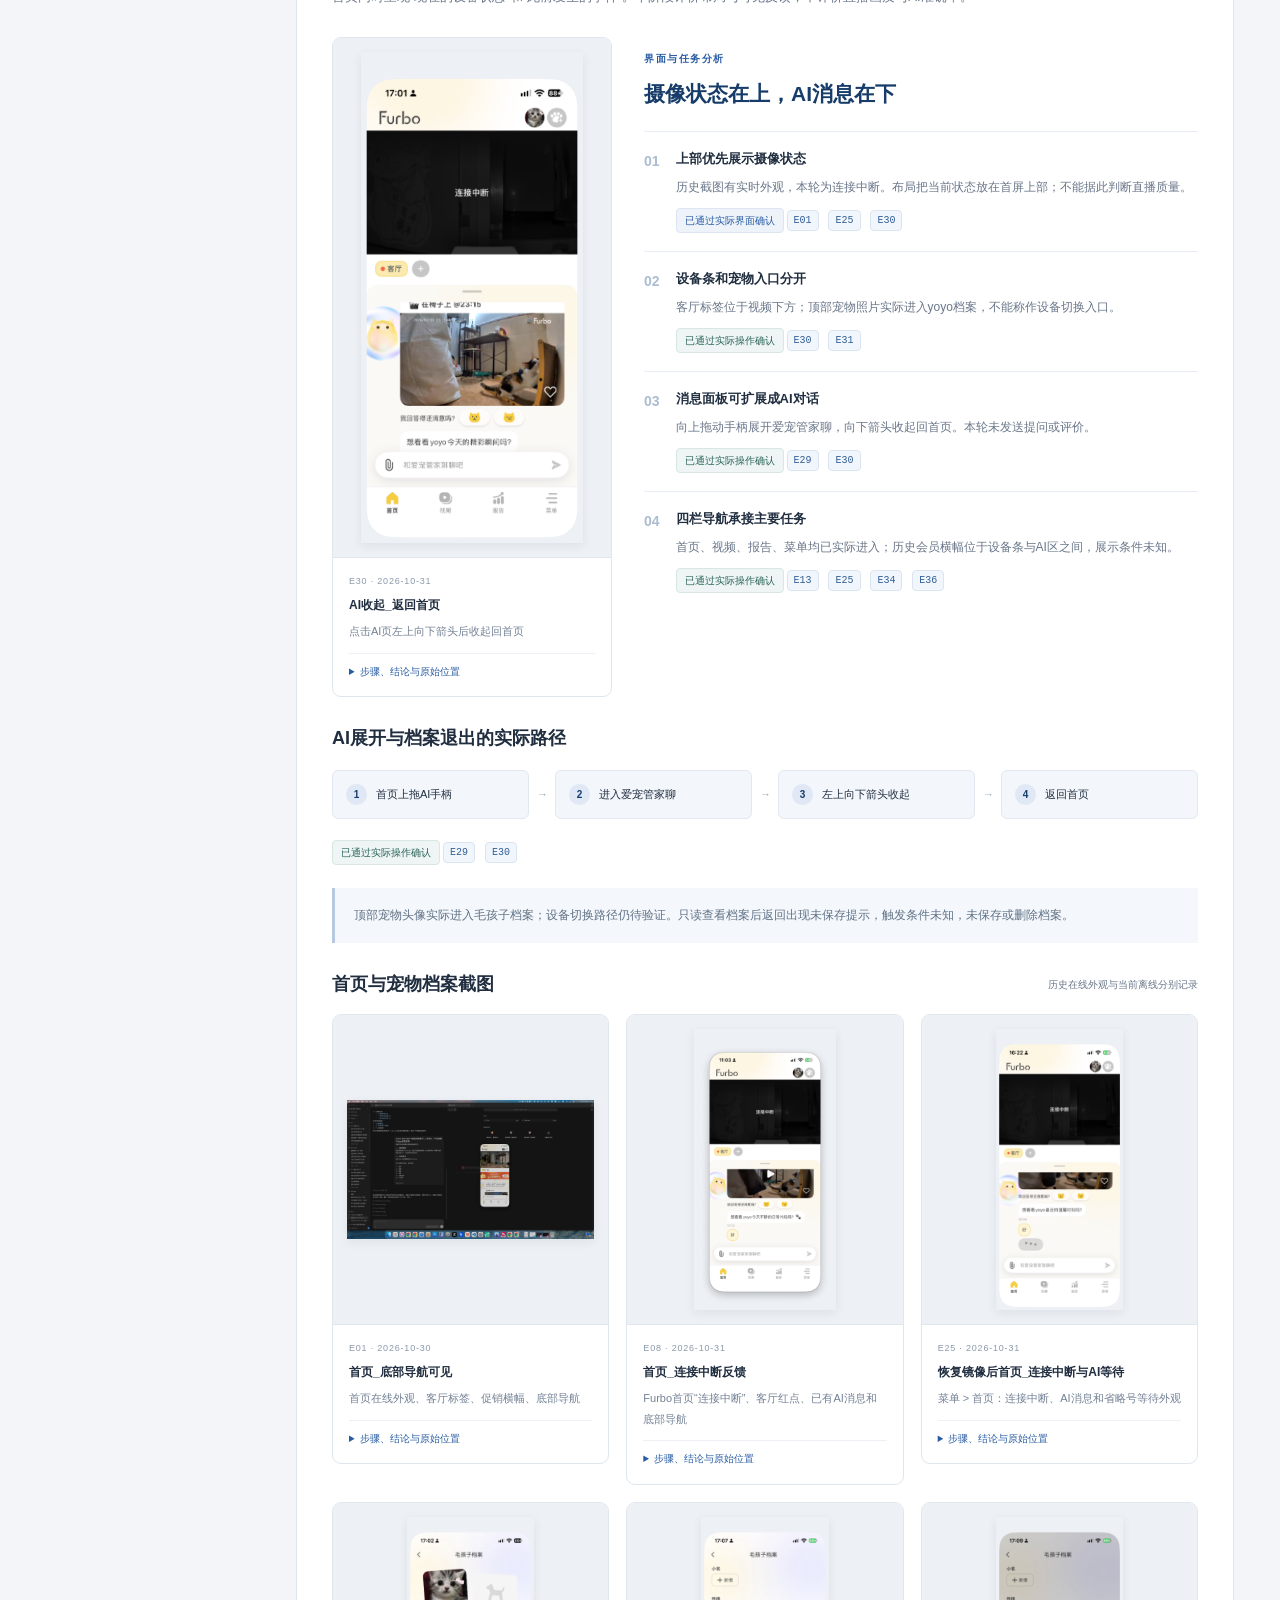
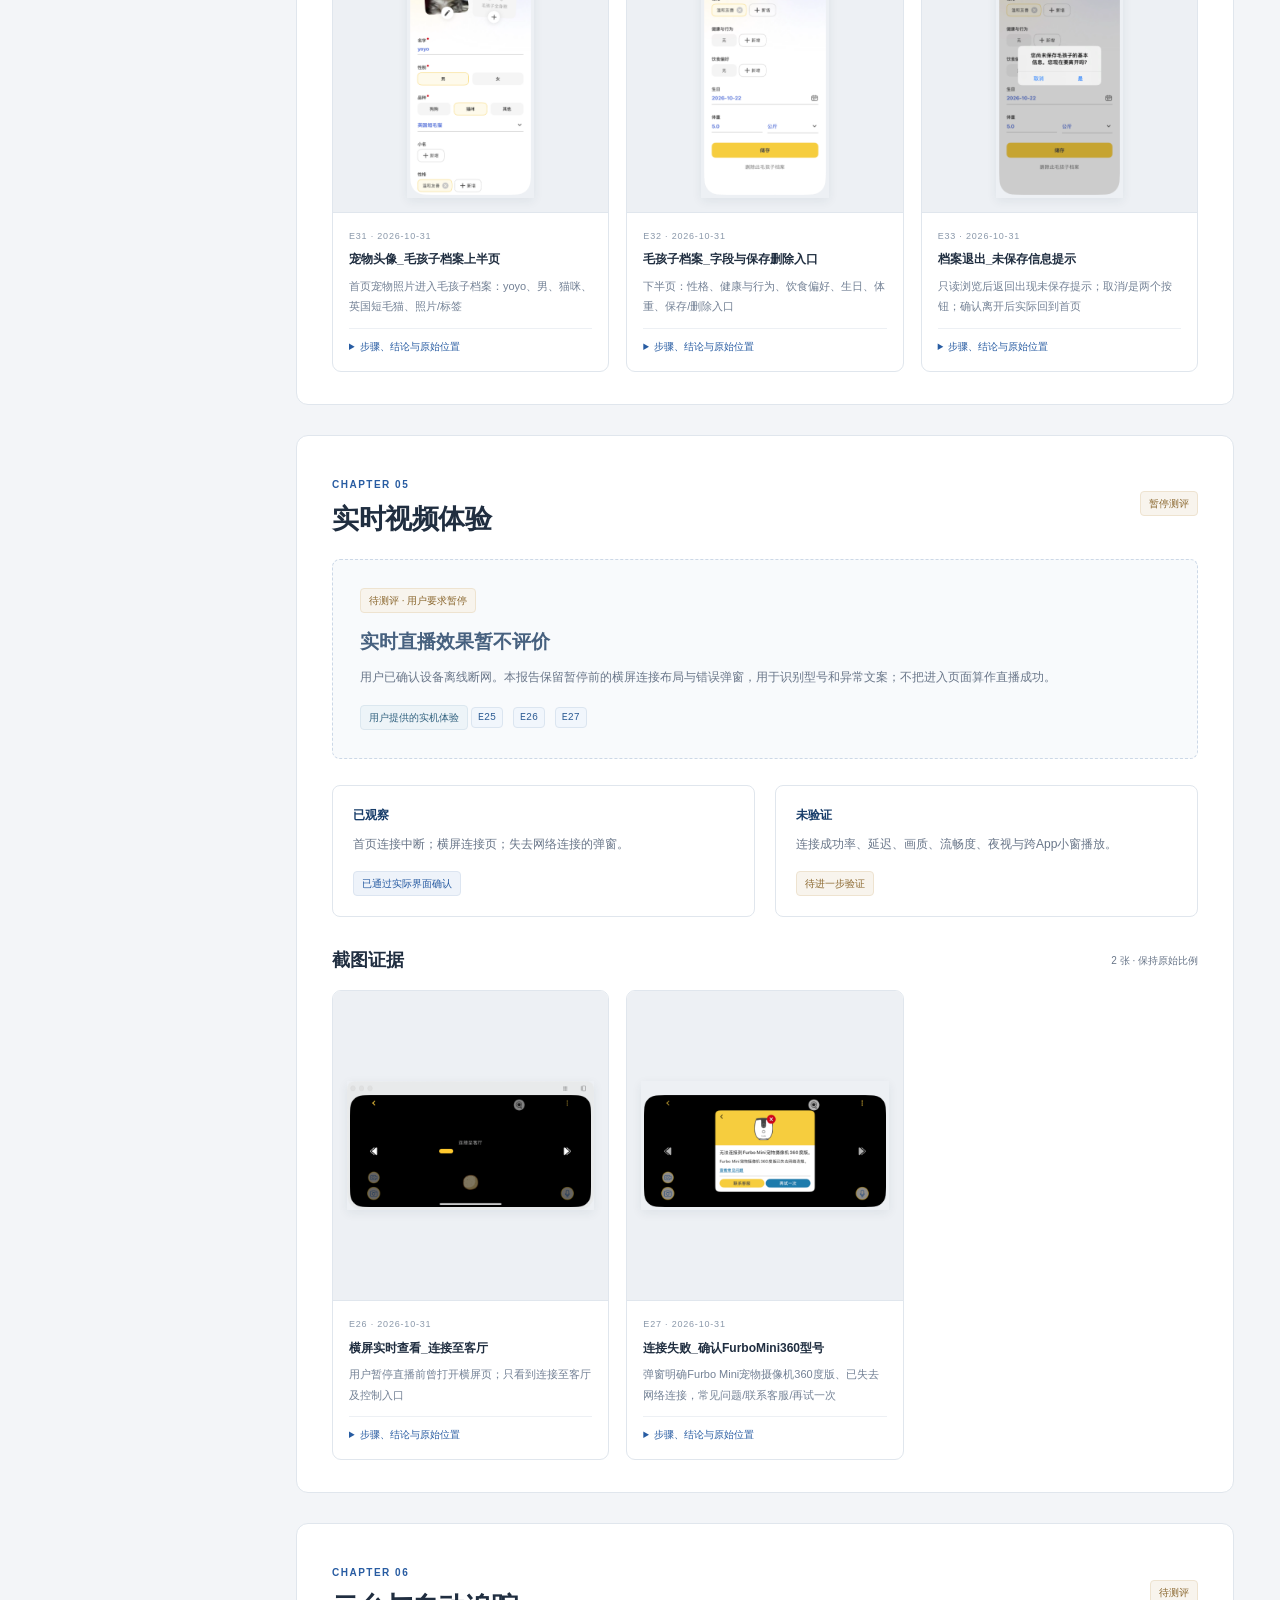
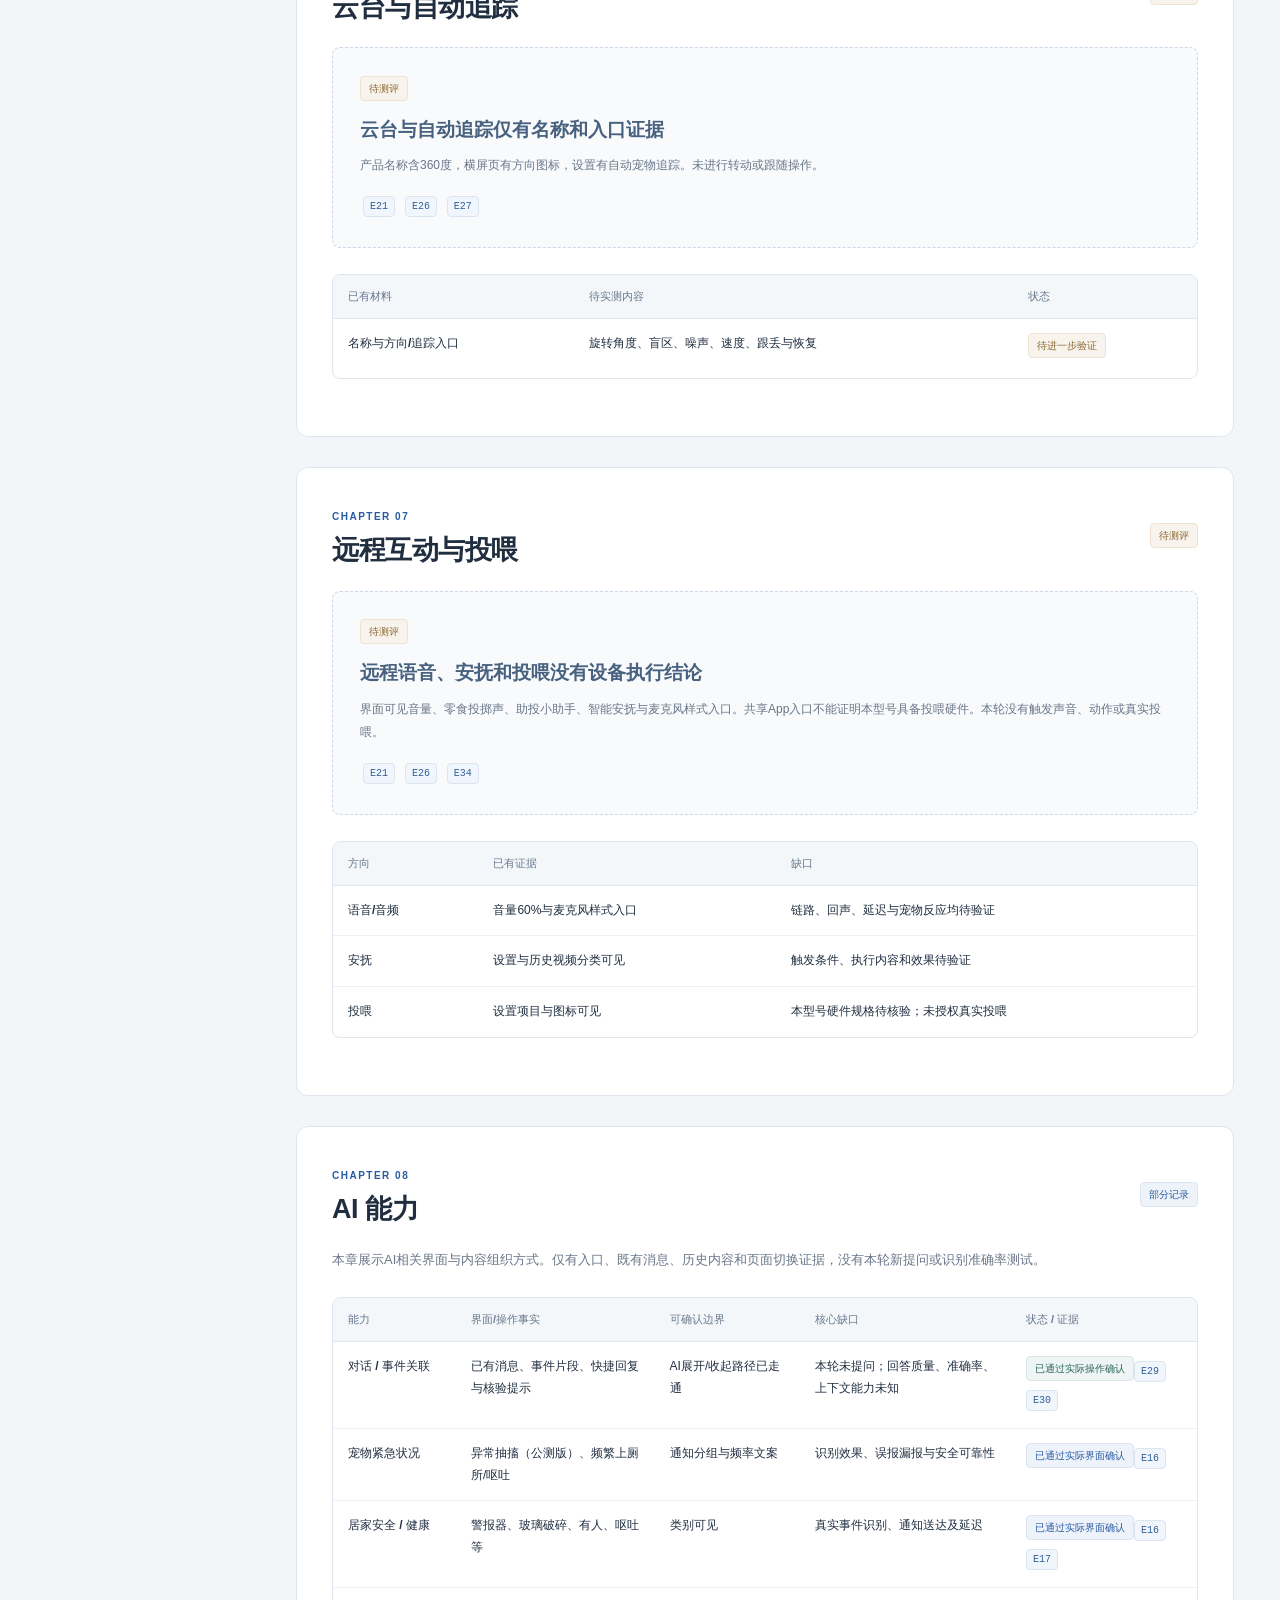
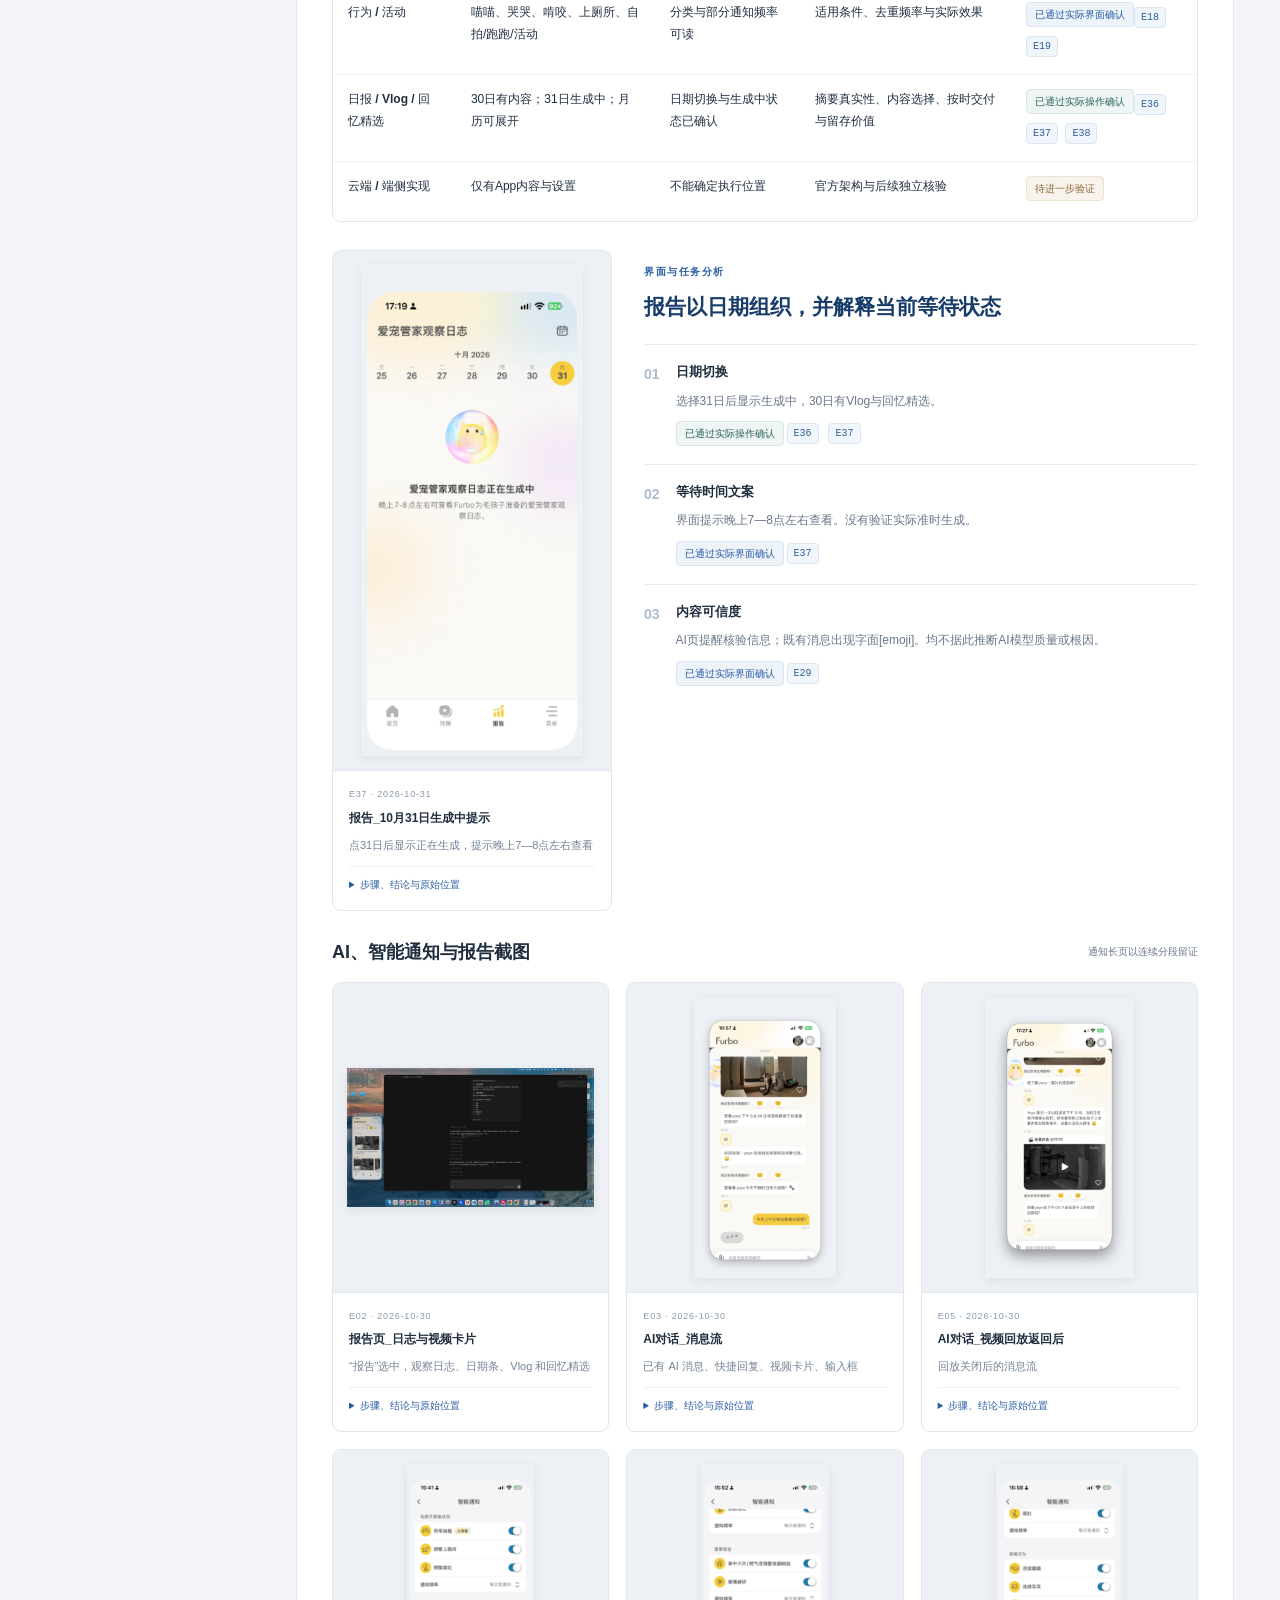
<file: 06_最终交付/Furbo_Mini360_可视化竞品体验报告.html>
<!doctype html>
<html lang="zh-CN"><head><meta charset="utf-8"><meta name="viewport" content="width=device-width, initial-scale=1"><meta name="color-scheme" content="light"><title>Furbo Mini 360°｜可视化竞品体验报告</title><link rel="stylesheet" href="assets/报告样式.css"></head>
<body><button class="mobile-nav" aria-expanded="false" aria-controls="sidebar">☰ 研究目录</button><aside id="sidebar"><a class="brand" href="#overview"><span class="brand-mark">F</span><div>Furbo Mini 360°<small>竞品体验研究 / RESEARCH</small></div></a><div class="sidebar-label">阅读目录 <span>13</span></div><nav><a href="#overview" data-nav="overview"><span>01</span>项目概览</a><a href="#profile" data-nav="profile"><span>02</span>产品基础档案</a><a href="#hardware" data-nav="hardware"><span>03</span>硬件能力</a><a href="#architecture" data-nav="architecture"><span>04</span>App 信息架构</a><a href="#home" data-nav="home"><span>05</span>首页体验</a><a href="#live" data-nav="live"><span>06</span>实时视频体验<i title="待测评"></i></a><a href="#ptz" data-nav="ptz"><span>07</span>云台与自动追踪<i title="待测评"></i></a><a href="#interaction" data-nav="interaction"><span>08</span>远程互动与投喂<i title="待测评"></i></a><a href="#ai" data-nav="ai"><span>09</span>AI 能力</a><a href="#business" data-nav="business"><span>10</span>订阅与商业化</a><a href="#issues" data-nav="issues"><span>11</span>竞品问题</a><a href="#opportunities" data-nav="opportunities"><span>12</span>创新机会</a><a href="#evidence" data-nav="evidence"><span>13</span>证据索引</a></nav><div class="sidebar-footer"><span class="status-dot"></span>阶段1 · 非直播页面档案<small>研究日期 2026.10.30—10.31</small><button id="print-report">打印 / 保存 PDF</button><a href="Furbo_Mini360_可视化报告使用说明.md">阅读与维护说明 ↗</a></div></aside>
<main><div class="topbar"><span>产品规划 / 竞品研究 / Furbo Mini 360°</span><span>证据驱动 · 当前阶段记录</span></div><section id="overview" class="report-section"><div class="section-heading"></div>
 <div class="hero-top"><span class="eyebrow">COMPETITIVE PRODUCT RESEARCH · 阶段 1</span><span class="version">资料整理版 · 2026.10.31</span></div>
 <h1>Furbo Mini 360°<small>AI 宠物摄像机竞品体验测评</small></h1>
 <p class="lead">为公司规划新款 AI 宠物摄像机提供决策依据。将产品事实、App 交互和待验证能力放在同一份可追溯报告中。</p>
 <div class="scope-banner"><span class="status-dot"></span><div><b>当前范围：阶段1非直播页面研究已完成</b><p>设备离线由用户确认；实时直播预览暂停。本次仅整理已有资料，没有新增手机操作或设备动作。</p></div></div>
 <div class="stats"><div><strong>3<small> / 11</small></strong><span>已完成研究章节</span><em>按本报告11个研究章节统计</em></div><div><strong>39</strong><span>阶段1实际截图</span><em>另有 2 张阶段0环境附图</em></div><div><strong>38</strong><span>原始证据组</span><em>E01–E38；E12含原始/派生图</em></div><div><strong>8</strong><span>原有研究文档</span><em>阶段1四份档案均已交付</em></div></div>
 <p class="fineprint">统计口径：已完成为产品基础档案、App信息架构、首页体验三章的当前阶段记录；硬件能力清单虽已成文，硬件实测仍未完成。原始PNG共 41 张，研究日期为 2026-10-30—2026-10-31（Asia/Shanghai）。</p>
 <div class="overview-cards"><a class="summary-card" href="#hardware"><span>01 / 产品基础能力</span><h3>配置可读，执行待测</h3><p>型号、App/固件版本已有截图；1440p与追踪等仍是配置和入口层证据。</p><b>阅读章节 →</b></a><a class="summary-card" href="#architecture"><span>02 / App 体验</span><h3>四栏导航，宠物与设备分层</h3><p>首页承接状态与AI；视频、报告、菜单形成主要非直播路径。</p><b>阅读章节 →</b></a><a class="summary-card" href="#ai"><span>03 / AI 能力</span><h3>消息、通知、日报三种呈现</h3><p>可以确认内容与分类存在；本轮未发新消息，识别和提醒效果未知。</p><b>阅读章节 →</b></a><a class="summary-card" href="#business"><span>04 / 商业化能力</span><h3>会员推广入口已留证</h3><p>单机会员、日期和重新开通可见；价格、权益及自动续费待核验。</p><b>阅读章节 →</b></a><a class="summary-card" href="#evidence"><span>05 / 待验证问题</span><h3>证据边界决定后续验证</h3><p>绑定身份、设备切换、硬件执行、AI质量及免费/付费差异尚未确认。</p><b>阅读章节 →</b></a></div>
 <div class="section-subtitle"><h3>研究进度与材料覆盖</h3><span>不以页面入口代替功能验收</span></div>
 <div class="table-wrap"><table><thead><tr><th>研究章节</th><th>当前状态</th><th>完成范围 / 缺口</th></tr></thead><tbody><tr><td><a href="#profile">产品基础档案</a></td><td><span class="badge verified">已完成</span></td><td>当前阶段型号、版本、设备及宠物档案已整理；SKU、绑定身份待核验</td></tr><tr><td><a href="#hardware">硬件能力</a></td><td><span class="badge observed">部分记录</span></td><td>完成界面能力清单；分辨率、音视频、追踪等设备执行待实测</td></tr><tr><td><a href="#architecture">App 信息架构</a></td><td><span class="badge verified">已完成</span></td><td>四个一级导航与主要非直播分支已走查；隐藏分支与设备切换待核验</td></tr><tr><td><a href="#home">首页体验</a></td><td><span class="badge verified">已完成</span></td><td>布局、AI展开收起、宠物档案与主要导航已留证；限本阶段范围</td></tr><tr><td><a href="#live">实时视频体验</a></td><td><span class="badge pending">暂停测评</span></td><td>设备离线，按用户要求暂停；既有连接页不算直播成功</td></tr><tr><td><a href="#ptz">云台与自动追踪</a></td><td><span class="badge pending">待测评</span></td><td>仅记录名称、方向图标及设置入口，没有转动或追踪验证</td></tr><tr><td><a href="#interaction">远程互动与投喂</a></td><td><span class="badge pending">待测评</span></td><td>仅记录入口；未触发声音、安抚或投喂，本型号投喂硬件亦未核验</td></tr><tr><td><a href="#ai">AI 能力</a></td><td><span class="badge observed">部分记录</span></td><td>AI消息、通知分类与报告状态可见；准确率、送达、生成效果待测评</td></tr><tr><td><a href="#business">订阅与商业化</a></td><td><span class="badge observed">部分记录</span></td><td>已记录单机会员及推广入口；价格、权益、免费对照待核验</td></tr><tr><td><a href="#issues">竞品问题</a></td><td><span class="badge observed">问题线索</span></td><td>有截图观察与复核线索；未完成复现、影响评估或正式严重度定级</td></tr><tr><td><a href="#opportunities">创新机会</a></td><td><span class="badge pending">待验证假设</span></td><td>基于已见现象形成设计假设；用户痛点与机会效果未验证</td></tr></tbody></table></div>
 <div class="timeline"><div><i></i><b>阶段0 · 已完成</b><p>环境检查与项目初始化；保留2张环境截图。</p></div><div><i></i><b>阶段1 · 已完成当前范围</b><p>非直播走查、4份基础研究文档与38组证据。</p></div><div><i></i><b>阶段2—5 · 待继续</b><p>正式功能、AI效果、商业化对照与问题机会验证未完成。</p></div><div><i></i><b>本次 · 成果整理</b><p>整合HTML、Markdown与截图证据库；完成后等待用户审核。</p></div></div>
 <details class="panel"><summary>资料盘点、统计口径与环境附图</summary><p>原有文档覆盖项目管理、产品基础档案、首页体验、阶段1证据索引。AI能力、商业化、问题与机会尚无独立原始研究文档；本报告只做证据整理与明确标记的分析。</p><div class="table-wrap"><table><thead><tr><th>原始文档</th><th>分类</th></tr></thead><tbody><tr><td><a href="../00_%E9%A1%B9%E7%9B%AE%E7%AE%A1%E7%90%86/%E6%B5%8B%E8%AF%84%E7%8E%AF%E5%A2%83%E4%BF%A1%E6%81%AF.md" target="_blank" rel="noopener">测评环境信息.md</a></td><td>00_项目管理</td></tr><tr><td><a href="../00_%E9%A1%B9%E7%9B%AE%E7%AE%A1%E7%90%86/%E6%B5%8B%E8%AF%84%E8%AE%A1%E5%88%92.md" target="_blank" rel="noopener">测评计划.md</a></td><td>00_项目管理</td></tr><tr><td><a href="../00_%E9%A1%B9%E7%9B%AE%E7%AE%A1%E7%90%86/%E6%B5%8B%E8%AF%84%E8%BF%9B%E5%BA%A6%E6%80%BB%E8%A7%88.md" target="_blank" rel="noopener">测评进度总览.md</a></td><td>00_项目管理</td></tr><tr><td><a href="../01_%E4%BA%A7%E5%93%81%E5%9F%BA%E7%A1%80%E6%A1%A3%E6%A1%88/App%E4%BF%A1%E6%81%AF%E6%9E%B6%E6%9E%84.md" target="_blank" rel="noopener">App信息架构.md</a></td><td>01_产品基础档案</td></tr><tr><td><a href="../01_%E4%BA%A7%E5%93%81%E5%9F%BA%E7%A1%80%E6%A1%A3%E6%A1%88/%E7%A1%AC%E4%BB%B6%E8%83%BD%E5%8A%9B%E6%B8%85%E5%8D%95.md" target="_blank" rel="noopener">硬件能力清单.md</a></td><td>01_产品基础档案</td></tr><tr><td><a href="../01_%E4%BA%A7%E5%93%81%E5%9F%BA%E7%A1%80%E6%A1%A3%E6%A1%88/%E8%AE%BE%E5%A4%87%E5%9F%BA%E7%A1%80%E4%BF%A1%E6%81%AF.md" target="_blank" rel="noopener">设备基础信息.md</a></td><td>01_产品基础档案</td></tr><tr><td><a href="../02_App%E4%BD%93%E9%AA%8C%E6%B5%8B%E8%AF%84/%E9%A6%96%E9%A1%B5%E4%BD%93%E9%AA%8C%E6%B5%8B%E8%AF%84.md" target="_blank" rel="noopener">首页体验测评.md</a></td><td>02_App体验测评</td></tr><tr><td><a href="../evidence/%E9%98%B6%E6%AE%B51_%E5%9F%BA%E7%A1%80%E6%A1%A3%E6%A1%88_%E8%AF%81%E6%8D%AE%E7%B4%A2%E5%BC%95.md" target="_blank" rel="noopener">阶段1_基础档案_证据索引.md</a></td><td>evidence</td></tr></tbody></table></div><p>阶段0环境图单独使用ENV编号，不增加产品证据组数。镜像连接和Mac验证问题不计作Furbo产品缺陷。</p><div class="evidence-grid"><article class="evidence-card" id="img-ENV01" data-search="ENV01 00_环境检查_手机镜像可见 阶段0环境截图。只作测评环境附件，不计入E01–E38产品证据。">
      <button class="image-button" data-image="ENV01" aria-label="放大 ENV01 00_环境检查_手机镜像可见"><img loading="lazy" decoding="async" src="../screenshots/00_%E7%8E%AF%E5%A2%83%E6%A3%80%E6%9F%A5_%E6%89%8B%E6%9C%BA%E9%95%9C%E5%83%8F%E5%8F%AF%E8%A7%81.png" alt="ENV01 00_环境检查_手机镜像可见"><span class="image-action">点击放大 ↗</span></button>
      <div class="evidence-copy"><div class="evidence-kicker">ENV01 · 2026-10-30</div><h4>00_环境检查_手机镜像可见</h4><p>阶段0环境截图。只作测评环境附件，不计入E01–E38产品证据。</p>
      <details><summary>步骤、结论与原始位置</summary><dl><dt>所属模块</dt><dd>项目概览</dd><dt>操作步骤</dt><dd>阶段0环境检查时保存；本次未进行手机操作。</dd><dt>结论边界</dt><dd>用于说明桌面与手机镜像取证环境，不证明产品功能执行。</dd><dt>证据状态</dt><dd>已通过实际界面确认</dd><dt>原始文件</dt><dd><a href="../screenshots/00_%E7%8E%AF%E5%A2%83%E6%A3%80%E6%9F%A5_%E6%89%8B%E6%9C%BA%E9%95%9C%E5%83%8F%E5%8F%AF%E8%A7%81.png" target="_blank" rel="noopener">查看原图 ↗</a><code>screenshots/00_环境检查_手机镜像可见.png</code></dd></dl></details></div></article><article class="evidence-card" id="img-ENV02" data-search="ENV02 00_环境检查_桌面截图 阶段0环境截图。只作测评环境附件，不计入E01–E38产品证据。">
      <button class="image-button" data-image="ENV02" aria-label="放大 ENV02 00_环境检查_桌面截图"><img loading="lazy" decoding="async" src="../screenshots/00_%E7%8E%AF%E5%A2%83%E6%A3%80%E6%9F%A5_%E6%A1%8C%E9%9D%A2%E6%88%AA%E5%9B%BE.png" alt="ENV02 00_环境检查_桌面截图"><span class="image-action">点击放大 ↗</span></button>
      <div class="evidence-copy"><div class="evidence-kicker">ENV02 · 2026-10-30</div><h4>00_环境检查_桌面截图</h4><p>阶段0环境截图。只作测评环境附件，不计入E01–E38产品证据。</p>
      <details><summary>步骤、结论与原始位置</summary><dl><dt>所属模块</dt><dd>项目概览</dd><dt>操作步骤</dt><dd>阶段0环境检查时保存；本次未进行手机操作。</dd><dt>结论边界</dt><dd>用于说明桌面与手机镜像取证环境，不证明产品功能执行。</dd><dt>证据状态</dt><dd>已通过实际界面确认</dd><dt>原始文件</dt><dd><a href="../screenshots/00_%E7%8E%AF%E5%A2%83%E6%A3%80%E6%9F%A5_%E6%A1%8C%E9%9D%A2%E6%88%AA%E5%9B%BE.png" target="_blank" rel="noopener">查看原图 ↗</a><code>screenshots/00_环境检查_桌面截图.png</code></dd></dl></details></div></article></div><h3>阶段1镜像环境证据</h3><div class="gallery-heading"><h3>截图证据</h3><span>3 张 · 保持原始比例</span></div><div class="evidence-grid"><article class="evidence-card" id="img-E10" data-search="E10 20261031_镜像连接页_iPhone13 macOS镜像连接页显示“正在连接 iPhone 13”">
      <button class="image-button" data-image="E10" aria-label="放大 E10 20261031_镜像连接页_iPhone13"><img loading="lazy" decoding="async" src="../screenshots/%E9%98%B6%E6%AE%B51_%E5%9F%BA%E7%A1%80%E6%A1%A3%E6%A1%88/10_20261031_%E9%95%9C%E5%83%8F%E8%BF%9E%E6%8E%A5%E9%A1%B5_iPhone13.png" alt="E10 20261031_镜像连接页_iPhone13"><span class="image-action">点击放大 ↗</span></button>
      <div class="evidence-copy"><div class="evidence-kicker">E10 · 2026-10-31</div><h4>20261031_镜像连接页_iPhone13</h4><p>macOS镜像连接页显示“正在连接 iPhone 13”</p>
      <details><summary>步骤、结论与原始位置</summary><dl><dt>所属模块</dt><dd>项目概览</dd><dt>操作步骤</dt><dd>镜像连接过程中保存状态窗口。</dd><dt>结论边界</dt><dd>“iPhone 13”为显示名称，尚非硬件型号独立核验。</dd><dt>证据状态</dt><dd>已通过实际界面确认；显示名称不等于硬件型号验证</dd><dt>原始文件</dt><dd><a href="../screenshots/%E9%98%B6%E6%AE%B51_%E5%9F%BA%E7%A1%80%E6%A1%A3%E6%A1%88/10_20261031_%E9%95%9C%E5%83%8F%E8%BF%9E%E6%8E%A5%E9%A1%B5_iPhone13.png" target="_blank" rel="noopener">查看原图 ↗</a><code>screenshots/阶段1_基础档案/10_20261031_镜像连接页_iPhone13.png</code></dd></dl></details></div></article><article class="evidence-card" id="img-E11" data-search="E11 20261031_镜像中断_iPhone使用中 “iPhone使用中”“因iPhone被使用，iPhone镜像已结束”“锁定iPhone以连接”">
      <button class="image-button" data-image="E11" aria-label="放大 E11 20261031_镜像中断_iPhone使用中"><img loading="lazy" decoding="async" src="../screenshots/%E9%98%B6%E6%AE%B51_%E5%9F%BA%E7%A1%80%E6%A1%A3%E6%A1%88/11_20261031_%E9%95%9C%E5%83%8F%E4%B8%AD%E6%96%AD_iPhone%E4%BD%BF%E7%94%A8%E4%B8%AD.png" alt="E11 20261031_镜像中断_iPhone使用中"><span class="image-action">点击放大 ↗</span></button>
      <div class="evidence-copy"><div class="evidence-kicker">E11 · 2026-10-31</div><h4>20261031_镜像中断_iPhone使用中</h4><p>“iPhone使用中”“因iPhone被使用，iPhone镜像已结束”“锁定iPhone以连接”</p>
      <details><summary>步骤、结论与原始位置</summary><dl><dt>所属模块</dt><dd>项目概览</dd><dt>操作步骤</dt><dd>镜像因iPhone使用中结束，保存提示。</dd><dt>结论边界</dt><dd>属于测评环境阻塞，后由用户锁定手机恢复，不计为Furbo缺陷。</dd><dt>证据状态</dt><dd>已通过实际界面确认；属于测评环境问题</dd><dt>原始文件</dt><dd><a href="../screenshots/%E9%98%B6%E6%AE%B51_%E5%9F%BA%E7%A1%80%E6%A1%A3%E6%A1%88/11_20261031_%E9%95%9C%E5%83%8F%E4%B8%AD%E6%96%AD_iPhone%E4%BD%BF%E7%94%A8%E4%B8%AD.png" target="_blank" rel="noopener">查看原图 ↗</a><code>screenshots/阶段1_基础档案/11_20261031_镜像中断_iPhone使用中.png</code></dd></dl></details></div></article><article class="evidence-card" id="img-E28" data-search="E28 镜像锁定_需本机验证 iPhone镜像已锁定，要求本机Mac验证">
      <button class="image-button" data-image="E28" aria-label="放大 E28 镜像锁定_需本机验证"><img loading="lazy" decoding="async" src="../screenshots/%E9%98%B6%E6%AE%B51_%E5%9F%BA%E7%A1%80%E6%A1%A3%E6%A1%88/28_%E9%95%9C%E5%83%8F%E9%94%81%E5%AE%9A_%E9%9C%80%E6%9C%AC%E6%9C%BA%E9%AA%8C%E8%AF%81.png" alt="E28 镜像锁定_需本机验证"><span class="image-action">点击放大 ↗</span></button>
      <div class="evidence-copy"><div class="evidence-kicker">E28 · 2026-10-31</div><h4>镜像锁定_需本机验证</h4><p>iPhone镜像已锁定，要求本机Mac验证</p>
      <details><summary>步骤、结论与原始位置</summary><dl><dt>所属模块</dt><dd>项目概览</dd><dt>操作步骤</dt><dd>镜像要求Mac本机验证时保存提示。</dd><dt>结论边界</dt><dd>为镜像环境问题；用户自行解锁，本轮未接触密码。</dd><dt>证据状态</dt><dd>已通过实际界面确认；与Furbo离线分别记录</dd><dt>原始文件</dt><dd><a href="../screenshots/%E9%98%B6%E6%AE%B51_%E5%9F%BA%E7%A1%80%E6%A1%A3%E6%A1%88/28_%E9%95%9C%E5%83%8F%E9%94%81%E5%AE%9A_%E9%9C%80%E6%9C%AC%E6%9C%BA%E9%AA%8C%E8%AF%81.png" target="_blank" rel="noopener">查看原图 ↗</a><code>screenshots/阶段1_基础档案/28_镜像锁定_需本机验证.png</code></dd></dl></details></div></article></div></details>
</section><section id="profile" class="report-section"><div class="section-heading"><div><span class="eyebrow">CHAPTER 01</span><h2>产品基础档案</h2></div><span class="badge verified">已完成</span></div>
 <p class="section-intro">已读取型号名称、版本、设备与宠物档案。信息来自当时界面快照，具体SKU与绑定身份仍待核验。</p>
 <div class="fact-cards"><div><span>设备型号名称</span><strong>Furbo Mini 宠物摄像机 360 度版</strong><p>来自连接失败弹窗；更细硬件SKU与地区版本未核验。</p><button class="ref" data-evidence="E27" title="查看 E27 证据">E27</button></div><div><span>App 版本</span><strong>7.85.1(28080)</strong><p>菜单底部的当时读数。</p><button class="ref" data-evidence="E13" title="查看 E13 证据">E13</button></div><div><span>固件版本</span><strong>045 - 003.015</strong><p>界面标注“最新”；未执行升级，不验证更新机制。</p><button class="ref" data-evidence="E20" title="查看 E20 证据">E20</button> <button class="ref" data-evidence="E21" title="查看 E21 证据">E21</button></div><div><span>设备名称</span><strong>客厅</strong><p>与宠物名称分开记录。</p><button class="ref" data-evidence="E21" title="查看 E21 证据">E21</button></div></div>
 <div class="table-wrap"><table><thead><tr><th>信息项</th><th>当前记录</th><th>结论状态</th><th>证据</th></tr></thead><tbody><tr><td>设备型号名称</td><td>Furbo Mini 宠物摄像机 360 度版<small>来自连接失败弹窗；更细硬件SKU与地区版本未核验。</small></td><td><span class="badge observed">已通过实际界面确认</span></td><td><button class="ref" data-evidence="E27" title="查看 E27 证据">E27</button></td></tr><tr><td>App 版本</td><td>7.85.1(28080)<small>菜单底部的当时读数。</small></td><td><span class="badge observed">已通过实际界面确认</span></td><td><button class="ref" data-evidence="E13" title="查看 E13 证据">E13</button></td></tr><tr><td>固件版本</td><td>045 - 003.015<small>界面标注“最新”；未执行升级，不验证更新机制。</small></td><td><span class="badge observed">已通过实际界面确认</span></td><td><button class="ref" data-evidence="E20" title="查看 E20 证据">E20</button> <button class="ref" data-evidence="E21" title="查看 E21 证据">E21</button></td></tr><tr><td>设备名称</td><td>客厅<small>与宠物名称分开记录。</small></td><td><span class="badge observed">已通过实际界面确认</span></td><td><button class="ref" data-evidence="E21" title="查看 E21 证据">E21</button></td></tr><tr><td>宠物档案</td><td>yoyo · 猫咪 · 英国短毛猫<small>只读浏览；未编辑、保存或删除。</small></td><td><span class="badge observed">已通过实际界面确认</span></td><td><button class="ref" data-evidence="E31" title="查看 E31 证据">E31</button></td></tr><tr><td>账号关联访问</td><td>可访问客厅设备与历史内容<small>只能确认访问；主账号/共享绑定身份待核验。</small></td><td><span class="badge observed">已通过实际界面确认</span></td><td><button class="ref" data-evidence="E13" title="查看 E13 证据">E13</button> <button class="ref" data-evidence="E22" title="查看 E22 证据">E22</button> <button class="ref" data-evidence="E34" title="查看 E34 证据">E34</button></td></tr><tr><td>主账号 / 共享身份</td><td>待核验<small>账户页不足以判断绑定角色；未进入绑定或解绑流程。</small></td><td><span class="badge pending">待进一步验证</span></td><td><button class="ref" data-evidence="E22" title="查看 E22 证据">E22</button></td></tr><tr><td>设备连接条件</td><td>用户确认离线断网<small>首页显示连接中断；不把设置信号读数恢复视作直播恢复。</small></td><td><span class="badge user">用户提供的实机体验</span></td><td><button class="ref" data-evidence="E25" title="查看 E25 证据">E25</button> <button class="ref" data-evidence="E27" title="查看 E27 证据">E27</button></td></tr><tr><td>手机型号</td><td>待核验<small>镜像显示名称“iPhone 13”，并非关于本机的硬件型号验证。</small></td><td><span class="badge pending">待进一步验证</span></td><td><button class="ref" data-evidence="E10" title="查看 E10 证据">E10</button></td></tr><tr><td>Mac 基线</td><td>macOS 26.6.2（25G83）· arm64<small>来自阶段0测评环境信息的历史系统读取，本次未重读。</small></td><td><span class="badge verified">已通过实际操作确认</span></td><td></td></tr></tbody></table></div>
 <div class="note">设备名“客厅”与宠物名“yoyo”属于不同对象。当前账号可访问设备与历史内容，不足以判断主账号或共享绑定身份。</div>
<div class="gallery-heading"><h3>截图证据</h3><span>2 张 · 保持原始比例</span></div><div class="evidence-grid"><article class="evidence-card" id="img-E20" data-search="E20 设备设置_固件045-003015与信号一般 返回客厅设置；固件045 - 003.015/最新，Wi-Fi信号一般">
      <button class="image-button" data-image="E20" aria-label="放大 E20 设备设置_固件045-003015与信号一般"><img loading="lazy" decoding="async" src="../screenshots/%E9%98%B6%E6%AE%B51_%E5%9F%BA%E7%A1%80%E6%A1%A3%E6%A1%88/20_%E8%AE%BE%E5%A4%87%E8%AE%BE%E7%BD%AE_%E5%9B%BA%E4%BB%B6045-003015%E4%B8%8E%E4%BF%A1%E5%8F%B7%E4%B8%80%E8%88%AC.png" alt="E20 设备设置_固件045-003015与信号一般"><span class="image-action">点击放大 ↗</span></button>
      <div class="evidence-copy"><div class="evidence-kicker">E20 · 2026-10-31</div><h4>设备设置_固件045-003015与信号一般</h4><p>返回客厅设置；固件045 - 003.015/最新，Wi-Fi信号一般</p>
      <details><summary>步骤、结论与原始位置</summary><dl><dt>所属模块</dt><dd>产品基础档案</dd><dt>操作步骤</dt><dd>从通知列表返回客厅设置下段。</dd><dt>结论边界</dt><dd>固件045 - 003.015/最新和信号一般可读，不证明直播恢复。</dd><dt>证据状态</dt><dd>已通过实际操作确认（返回）；数值已通过实际界面确认</dd><dt>原始文件</dt><dd><a href="../screenshots/%E9%98%B6%E6%AE%B51_%E5%9F%BA%E7%A1%80%E6%A1%A3%E6%A1%88/20_%E8%AE%BE%E5%A4%87%E8%AE%BE%E7%BD%AE_%E5%9B%BA%E4%BB%B6045-003015%E4%B8%8E%E4%BF%A1%E5%8F%B7%E4%B8%80%E8%88%AC.png" target="_blank" rel="noopener">查看原图 ↗</a><code>screenshots/阶段1_基础档案/20_设备设置_固件045-003015与信号一般.png</code></dd></dl></details></div></article><article class="evidence-card" id="img-E21" data-search="E21 设备设置_1440p与当前配置 向上查看：1440p(2K)、自动侦测夜视、音量60%、鸟叫声、助投小助手关闭等">
      <button class="image-button" data-image="E21" aria-label="放大 E21 设备设置_1440p与当前配置"><img loading="lazy" decoding="async" src="../screenshots/%E9%98%B6%E6%AE%B51_%E5%9F%BA%E7%A1%80%E6%A1%A3%E6%A1%88/21_%E8%AE%BE%E5%A4%87%E8%AE%BE%E7%BD%AE_1440p%E4%B8%8E%E5%BD%93%E5%89%8D%E9%85%8D%E7%BD%AE.png" alt="E21 设备设置_1440p与当前配置"><span class="image-action">点击放大 ↗</span></button>
      <div class="evidence-copy"><div class="evidence-kicker">E21 · 2026-10-31</div><h4>设备设置_1440p与当前配置</h4><p>向上查看：1440p(2K)、自动侦测夜视、音量60%、鸟叫声、助投小助手关闭等</p>
      <details><summary>步骤、结论与原始位置</summary><dl><dt>所属模块</dt><dd>产品基础档案</dd><dt>操作步骤</dt><dd>在客厅设置向上滚动读取当前参数。</dd><dt>结论边界</dt><dd>1440p、夜视、音量等为设置值，不证明硬件执行或有投喂硬件。</dd><dt>证据状态</dt><dd>已通过实际操作确认（滚动）；不代表这些能力已实际执行</dd><dt>原始文件</dt><dd><a href="../screenshots/%E9%98%B6%E6%AE%B51_%E5%9F%BA%E7%A1%80%E6%A1%A3%E6%A1%88/21_%E8%AE%BE%E5%A4%87%E8%AE%BE%E7%BD%AE_1440p%E4%B8%8E%E5%BD%93%E5%89%8D%E9%85%8D%E7%BD%AE.png" target="_blank" rel="noopener">查看原图 ↗</a><code>screenshots/阶段1_基础档案/21_设备设置_1440p与当前配置.png</code></dd></dl></details></div></article></div></section><section id="hardware" class="report-section"><div class="section-heading"><div><span class="eyebrow">CHAPTER 02</span><h2>硬件能力</h2></div><span class="badge observed">部分记录</span></div>
 <p class="section-intro">本章是界面能力与硬件核验边界清单。没有形成硬件执行效果结论。</p>
 <div class="table-wrap"><table><thead><tr><th>能力</th><th>实际证据</th><th>目前可确认</th><th>尚待验证</th><th>状态 / 证据</th></tr></thead><tbody><tr><td>画质 / 分辨率</td><td>1440p（2K）</td><td>当前App设置值</td><td>传感器规格、实际流分辨率与画质</td><td><span class="badge observed">已通过实际界面确认</span><button class="ref" data-evidence="E21" title="查看 E21 证据">E21</button></td></tr><tr><td>夜视</td><td>自动侦测</td><td>夜视设置可读</td><td>红外/低照度规格与切换效果</td><td><span class="badge observed">已通过实际界面确认</span><button class="ref" data-evidence="E20" title="查看 E20 证据">E20</button> <button class="ref" data-evidence="E21" title="查看 E21 证据">E21</button></td></tr><tr><td>360° / 云台</td><td>名称含360度；方向图标可见</td><td>名称与入口</td><td>转动范围、速度、盲区与实际执行</td><td><span class="badge observed">已通过实际界面确认</span><button class="ref" data-evidence="E26" title="查看 E26 证据">E26</button> <button class="ref" data-evidence="E27" title="查看 E27 证据">E27</button></td></tr><tr><td>自动追踪</td><td>自动宠物追踪入口</td><td>仅入口存在</td><td>适配本机、跟随、跟丢与恢复</td><td><span class="badge observed">已通过实际界面确认</span><button class="ref" data-evidence="E21" title="查看 E21 证据">E21</button></td></tr><tr><td>音频 / 远程互动</td><td>音量60%；麦克风样式图标</td><td>参数与入口</td><td>双向语音、监听、回声与延迟</td><td><span class="badge observed">已通过实际界面确认</span><button class="ref" data-evidence="E20" title="查看 E20 证据">E20</button> <button class="ref" data-evidence="E26" title="查看 E26 证据">E26</button></td></tr><tr><td>安抚 / 投喂相关</td><td>安抚、投掷声与助投小助手入口</td><td>不确认本型号有投喂硬件</td><td>官方规格及设备动作效果</td><td><span class="badge pending">待进一步验证</span><button class="ref" data-evidence="E21" title="查看 E21 证据">E21</button> <button class="ref" data-evidence="E26" title="查看 E26 证据">E26</button></td></tr><tr><td>历史录像</td><td>事件卡片与独立播放器</td><td>有历史内容和播放器布局</td><td>生成条件、编码、完整性与端/云来源</td><td><span class="badge observed">已通过实际界面确认</span><button class="ref" data-evidence="E04" title="查看 E04 证据">E04</button> <button class="ref" data-evidence="E34" title="查看 E34 证据">E34</button></td></tr><tr><td>网络状态</td><td>无信号→一般；首页连接中断</td><td>当时界面状态</td><td>Wi-Fi规格、稳定性、断网录像与恢复</td><td><span class="badge observed">已通过实际界面确认</span><button class="ref" data-evidence="E15" title="查看 E15 证据">E15</button> <button class="ref" data-evidence="E20" title="查看 E20 证据">E20</button> <button class="ref" data-evidence="E25" title="查看 E25 证据">E25</button></td></tr><tr><td>存储 / 外观规格</td><td>未取得铭牌或官方存储资料</td><td>暂无可靠结论</td><td>本地/云存储、尺寸、重量、供电与传感器</td><td><span class="badge pending">待进一步验证</span></td></tr><tr><td>隐私 / AI执行位置</td><td>仅有界面开关与AI内容</td><td>不确认物理遮挡或端/云实现</td><td>实体结构与官方架构</td><td><span class="badge pending">待进一步验证</span></td></tr></tbody></table></div>
 <div class="note warning">设置中的1440p（2K）、自动追踪和投喂相关项目，只能证明配置或入口可见；不能证明本型号实际输出、跟随效果或具备投喂硬件。</div>
<div class="gallery-heading"><h3>截图证据</h3><span>2 张 · 保持原始比例</span></div><div class="evidence-grid"><article class="evidence-card" id="img-E14" data-search="E14 设备设置_连接中_上半页 菜单 &gt; 客厅实际进入摄像机设置；标题连接中，多个项目灰色">
      <button class="image-button" data-image="E14" aria-label="放大 E14 设备设置_连接中_上半页"><img loading="lazy" decoding="async" src="../screenshots/%E9%98%B6%E6%AE%B51_%E5%9F%BA%E7%A1%80%E6%A1%A3%E6%A1%88/14_%E8%AE%BE%E5%A4%87%E8%AE%BE%E7%BD%AE_%E8%BF%9E%E6%8E%A5%E4%B8%AD_%E4%B8%8A%E5%8D%8A%E9%A1%B5.png" alt="E14 设备设置_连接中_上半页"><span class="image-action">点击放大 ↗</span></button>
      <div class="evidence-copy"><div class="evidence-kicker">E14 · 2026-10-31</div><h4>设备设置_连接中_上半页</h4><p>菜单 &gt; 客厅实际进入摄像机设置；标题连接中，多个项目灰色</p>
      <details><summary>步骤、结论与原始位置</summary><dl><dt>所属模块</dt><dd>硬件能力</dd><dt>操作步骤</dt><dd>菜单 → 客厅，进入摄像机设置上段。</dd><dt>结论边界</dt><dd>进入设置成功；连接中和灰项只是当时界面状态。</dd><dt>证据状态</dt><dd>已通过实际操作确认</dd><dt>原始文件</dt><dd><a href="../screenshots/%E9%98%B6%E6%AE%B51_%E5%9F%BA%E7%A1%80%E6%A1%A3%E6%A1%88/14_%E8%AE%BE%E5%A4%87%E8%AE%BE%E7%BD%AE_%E8%BF%9E%E6%8E%A5%E4%B8%AD_%E4%B8%8A%E5%8D%8A%E9%A1%B5.png" target="_blank" rel="noopener">查看原图 ↗</a><code>screenshots/阶段1_基础档案/14_设备设置_连接中_上半页.png</code></dd></dl></details></div></article><article class="evidence-card" id="img-E15" data-search="E15 设备设置_无信号_固件字段空白 设置下半页：Wi-Fi无信号、固件字段空白、重置Wi-Fi与删除Furbo入口">
      <button class="image-button" data-image="E15" aria-label="放大 E15 设备设置_无信号_固件字段空白"><img loading="lazy" decoding="async" src="../screenshots/%E9%98%B6%E6%AE%B51_%E5%9F%BA%E7%A1%80%E6%A1%A3%E6%A1%88/15_%E8%AE%BE%E5%A4%87%E8%AE%BE%E7%BD%AE_%E6%97%A0%E4%BF%A1%E5%8F%B7_%E5%9B%BA%E4%BB%B6%E5%AD%97%E6%AE%B5%E7%A9%BA%E7%99%BD.png" alt="E15 设备设置_无信号_固件字段空白"><span class="image-action">点击放大 ↗</span></button>
      <div class="evidence-copy"><div class="evidence-kicker">E15 · 2026-10-31</div><h4>设备设置_无信号_固件字段空白</h4><p>设置下半页：Wi-Fi无信号、固件字段空白、重置Wi-Fi与删除Furbo入口</p>
      <details><summary>步骤、结论与原始位置</summary><dl><dt>所属模块</dt><dd>硬件能力</dd><dt>操作步骤</dt><dd>在摄像机设置向下滚动。</dd><dt>结论边界</dt><dd>无信号与固件空白可见；重置Wi-Fi和删除入口未点击。</dd><dt>证据状态</dt><dd>已通过实际操作确认（滚动）；危险入口未点</dd><dt>原始文件</dt><dd><a href="../screenshots/%E9%98%B6%E6%AE%B51_%E5%9F%BA%E7%A1%80%E6%A1%A3%E6%A1%88/15_%E8%AE%BE%E5%A4%87%E8%AE%BE%E7%BD%AE_%E6%97%A0%E4%BF%A1%E5%8F%B7_%E5%9B%BA%E4%BB%B6%E5%AD%97%E6%AE%B5%E7%A9%BA%E7%99%BD.png" target="_blank" rel="noopener">查看原图 ↗</a><code>screenshots/阶段1_基础档案/15_设备设置_无信号_固件字段空白.png</code></dd></dl></details></div></article></div></section><section id="architecture" class="report-section"><div class="section-heading"><div><span class="eyebrow">CHAPTER 03</span><h2>App 信息架构</h2></div><span class="badge verified">已完成</span></div><p class="section-intro">四个一级导航承接设备状态、历史事件、日常摘要与管理。下方树状图可跳转到对应章节，证据编号可直接打开截图。</p><div class="tree"><div class="tree-branch"><a class="tree-root" href="#home">首页<span>→</span></a><ul><li><b>视频状态 / 设备条</b><p>显示客厅与连接状态；设备切换、加号和爪印路径未确认。</p><button class="ref" data-evidence="E25" title="查看 E25 证据">E25</button> <button class="ref" data-evidence="E30" title="查看 E30 证据">E30</button></li><li><b>宠物头像 → 毛孩子档案</b><p>照片、品种、性格、健康/饮食、生日、体重；保存/删除未执行。</p><button class="ref" data-evidence="E31" title="查看 E31 证据">E31</button> <button class="ref" data-evidence="E32" title="查看 E32 证据">E32</button> <button class="ref" data-evidence="E33" title="查看 E33 证据">E33</button></li><li><b>AI面板 → 爱宠管家聊</b><p>上拖展开；下箭头收起；有历史消息、片段、快捷回复与输入区，未发新消息。</p><button class="ref" data-evidence="E29" title="查看 E29 证据">E29</button> <button class="ref" data-evidence="E30" title="查看 E30 证据">E30</button></li></ul></div><div class="tree-branch"><a class="tree-root" href="#architecture">视频<span>→</span></a><ul><li><b>录像回放 → 事件列表</b><p>分类、搜索框、设备/时间线、片段与操作图标；搜索和更多菜单未执行。</p><button class="ref" data-evidence="E12" title="查看 E12 证据">E12</button> <button class="ref" data-evidence="E34" title="查看 E34 证据">E34</button></li><li><b>爱的收藏夹 → 空状态</b><p>0条、永久保存与最多50片段文案；未验证容量和保存承诺。</p><button class="ref" data-evidence="E35" title="查看 E35 证据">E35</button></li><li><b>事件视频 → 独立播放器</b><p>前次打开/关闭返回有记录；±5秒、爱心、更多等仅可见。</p><button class="ref" data-evidence="E04" title="查看 E04 证据">E04</button> <button class="ref" data-evidence="E05" title="查看 E05 证据">E05</button></li></ul></div><div class="tree-branch"><a class="tree-root" href="#ai">报告<span>→</span></a><ul><li><b>观察日志 → 日期 / 月历</b><p>30日有Vlog和回忆精选；31日生成中；月历已实际展开/收起。</p><button class="ref" data-evidence="E36" title="查看 E36 证据">E36</button> <button class="ref" data-evidence="E37" title="查看 E37 证据">E37</button> <button class="ref" data-evidence="E38" title="查看 E38 证据">E38</button></li><li><b>内容卡片 → 视频 / 摘要</b><p>已有视频与文字摘要可见；报告准确度和实际交付时间未验证。</p><button class="ref" data-evidence="E02" title="查看 E02 证据">E02</button> <button class="ref" data-evidence="E36" title="查看 E36 证据">E36</button></li></ul></div><div class="tree-branch"><a class="tree-root" href="#architecture">菜单<span>→</span></a><ul><li><b>账户 / 会员</b><p>账号、单机会员、日期、重新开通与推广；不登出或交易。</p><button class="ref" data-evidence="E13" title="查看 E13 证据">E13</button> <button class="ref" data-evidence="E22" title="查看 E22 证据">E22</button></li><li><b>客厅设置 → 智能通知</b><p>设置参数、通知类别、频率与固件；未改配置。</p><button class="ref" data-evidence="E14" title="查看 E14 证据">E14</button> <button class="ref" data-evidence="E16" title="查看 E16 证据">E16</button> <button class="ref" data-evidence="E21" title="查看 E21 证据">E21</button></li><li><b>画中画 / 帮助 / 版本</b><p>说明与原有开关、FAQ/客服入口、App版本；没有跨App直播或客服联系。</p><button class="ref" data-evidence="E23" title="查看 E23 证据">E23</button> <button class="ref" data-evidence="E24" title="查看 E24 证据">E24</button> <button class="ref" data-evidence="E13" title="查看 E13 证据">E13</button></li></ul></div></div><h3>已确认的安全浏览流程</h3><div class="flow-panel"><h4>AI面板往返</h4><ol class="flow"><li><b>1</b><span>首页</span></li><li><b>2</b><span>上拖AI手柄</span></li><li><b>3</b><span>爱宠管家聊</span></li><li><b>4</b><span>下箭头收起 → 首页</span></li></ol><p><span class="badge verified">已通过实际操作确认</span> <button class="ref" data-evidence="E29" title="查看 E29 证据">E29</button> <button class="ref" data-evidence="E30" title="查看 E30 证据">E30</button></p></div><div class="flow-panel"><h4>历史内容与报告</h4><ol class="flow"><li><b>1</b><span>视频 / 录像回放</span></li><li><b>2</b><span>爱的收藏夹空态</span></li><li><b>3</b><span>报告30日内容</span></li><li><b>4</b><span>31日生成中 → 月历展开/收起</span></li></ol><p><span class="badge verified">已通过实际操作确认</span> <button class="ref" data-evidence="E34" title="查看 E34 证据">E34</button> <button class="ref" data-evidence="E35" title="查看 E35 证据">E35</button> <button class="ref" data-evidence="E36" title="查看 E36 证据">E36</button> <button class="ref" data-evidence="E37" title="查看 E37 证据">E37</button> <button class="ref" data-evidence="E38" title="查看 E38 证据">E38</button></p></div><div class="flow-panel"><h4>设备与通知只读浏览</h4><ol class="flow"><li><b>1</b><span>菜单</span></li><li><b>2</b><span>客厅设置</span></li><li><b>3</b><span>智能通知并滚动</span></li><li><b>4</b><span>返回设置 → 返回菜单</span></li></ol><p><span class="badge verified">已通过实际操作确认</span> <button class="ref" data-evidence="E13" title="查看 E13 证据">E13</button> <button class="ref" data-evidence="E14" title="查看 E14 证据">E14</button> <button class="ref" data-evidence="E16" title="查看 E16 证据">E16</button> <button class="ref" data-evidence="E19" title="查看 E19 证据">E19</button> <button class="ref" data-evidence="E20" title="查看 E20 证据">E20</button></p></div><div class="note">搜索框、更多菜单、顶部爪印和设备切换/新增路径未核验。账户、画中画、帮助仅完成进入与返回；未登出、未改开关、未联系客服。</div><div class="gallery-heading"><h3>截图证据</h3><span>12 张 · 保持原始比例</span></div><div class="evidence-grid"><article class="evidence-card" id="img-E04" data-search="E04 视频回放_可返回 独立事件播放器，X、更多、爱心、时间轴、播放/暂停和±5秒按钮">
      <button class="image-button" data-image="E04" aria-label="放大 E04 视频回放_可返回"><img loading="lazy" decoding="async" src="../screenshots/%E9%98%B6%E6%AE%B51_%E5%9F%BA%E7%A1%80%E6%A1%A3%E6%A1%88/04_%E8%A7%86%E9%A2%91%E5%9B%9E%E6%94%BE_%E5%8F%AF%E8%BF%94%E5%9B%9E.png" alt="E04 视频回放_可返回"><span class="image-action">点击放大 ↗</span></button>
      <div class="evidence-copy"><div class="evidence-kicker">E04 · 2026-10-30</div><h4>视频回放_可返回</h4><p>独立事件播放器，X、更多、爱心、时间轴、播放/暂停和±5秒按钮</p>
      <details><summary>步骤、结论与原始位置</summary><dl><dt>所属模块</dt><dd>App 信息架构</dd><dt>操作步骤</dt><dd>前次从AI消息中的视频进入独立播放器。</dd><dt>结论边界</dt><dd>前次打开操作有记录；其余播放、爱心与更多等按钮只确认可见。</dd><dt>证据状态</dt><dd>已通过实际操作确认（前次打开记录）；其余按钮仅界面确认</dd><dt>原始文件</dt><dd><a href="../screenshots/%E9%98%B6%E6%AE%B51_%E5%9F%BA%E7%A1%80%E6%A1%A3%E6%A1%88/04_%E8%A7%86%E9%A2%91%E5%9B%9E%E6%94%BE_%E5%8F%AF%E8%BF%94%E5%9B%9E.png" target="_blank" rel="noopener">查看原图 ↗</a><code>screenshots/阶段1_基础档案/04_视频回放_可返回.png</code></dd></dl></details></div></article><article class="evidence-card" id="img-E06" data-search="E06 视频_录像回放页 底部视频选中，标题录像回放，日期、时间、客厅、事件及15s卡片">
      <button class="image-button" data-image="E06" aria-label="放大 E06 视频_录像回放页"><img loading="lazy" decoding="async" src="../screenshots/%E9%98%B6%E6%AE%B51_%E5%9F%BA%E7%A1%80%E6%A1%A3%E6%A1%88/06_%E8%A7%86%E9%A2%91_%E5%BD%95%E5%83%8F%E5%9B%9E%E6%94%BE%E9%A1%B5.png" alt="E06 视频_录像回放页"><span class="image-action">点击放大 ↗</span></button>
      <div class="evidence-copy"><div class="evidence-kicker">E06 · 2026-10-31</div><h4>视频_录像回放页</h4><p>底部视频选中，标题录像回放，日期、时间、客厅、事件及15s卡片</p>
      <details><summary>步骤、结论与原始位置</summary><dl><dt>所属模块</dt><dd>App 信息架构</dd><dt>操作步骤</dt><dd>查看底部视频选中的录像回放页面。</dd><dt>结论边界</dt><dd>列表、日期和片段时长可见；不据界面推断存储实现。</dd><dt>证据状态</dt><dd>已通过实际界面确认</dd><dt>原始文件</dt><dd><a href="../screenshots/%E9%98%B6%E6%AE%B51_%E5%9F%BA%E7%A1%80%E6%A1%A3%E6%A1%88/06_%E8%A7%86%E9%A2%91_%E5%BD%95%E5%83%8F%E5%9B%9E%E6%94%BE%E9%A1%B5.png" target="_blank" rel="noopener">查看原图 ↗</a><code>screenshots/阶段1_基础档案/06_视频_录像回放页.png</code></dd></dl></details></div></article><article class="evidence-card" id="img-E07" data-search="E07 菜单_账号会员App设置 菜单全视口；App版本7.85.1(28080)、单机会员、2027-01-19、重新开通、客厅设置、画中画、帮助">
      <button class="image-button" data-image="E07" aria-label="放大 E07 菜单_账号会员App设置"><img loading="lazy" decoding="async" src="../screenshots/%E9%98%B6%E6%AE%B51_%E5%9F%BA%E7%A1%80%E6%A1%A3%E6%A1%88/07_%E8%8F%9C%E5%8D%95_%E8%B4%A6%E5%8F%B7%E4%BC%9A%E5%91%98App%E8%AE%BE%E7%BD%AE.png" alt="E07 菜单_账号会员App设置"><span class="image-action">点击放大 ↗</span></button>
      <div class="evidence-copy"><div class="evidence-kicker">E07 · 2026-10-31</div><h4>菜单_账号会员App设置</h4><p>菜单全视口；App版本7.85.1(28080)、单机会员、2027-01-19、重新开通、客厅设置、画中画、帮助</p>
      <details><summary>步骤、结论与原始位置</summary><dl><dt>所属模块</dt><dd>App 信息架构</dd><dt>操作步骤</dt><dd>保存早期菜单全视口。</dd><dt>结论边界</dt><dd>账号、会员、设备设置和版本可见；未进行交易或配置变更。</dd><dt>证据状态</dt><dd>已通过实际界面确认；内部页/交易未执行</dd><dt>原始文件</dt><dd><a href="../screenshots/%E9%98%B6%E6%AE%B51_%E5%9F%BA%E7%A1%80%E6%A1%A3%E6%A1%88/07_%E8%8F%9C%E5%8D%95_%E8%B4%A6%E5%8F%B7%E4%BC%9A%E5%91%98App%E8%AE%BE%E7%BD%AE.png" target="_blank" rel="noopener">查看原图 ↗</a><code>screenshots/阶段1_基础档案/07_菜单_账号会员App设置.png</code></dd></dl></details></div></article><article class="evidence-card" id="img-E09" data-search="E09 视频_录像回放列表 录像卡片有环形箭头覆盖">
      <button class="image-button" data-image="E09" aria-label="放大 E09 视频_录像回放列表"><img loading="lazy" decoding="async" src="../screenshots/%E9%98%B6%E6%AE%B51_%E5%9F%BA%E7%A1%80%E6%A1%A3%E6%A1%88/09_%E8%A7%86%E9%A2%91_%E5%BD%95%E5%83%8F%E5%9B%9E%E6%94%BE%E5%88%97%E8%A1%A8.png" alt="E09 视频_录像回放列表"><span class="image-action">点击放大 ↗</span></button>
      <div class="evidence-copy"><div class="evidence-kicker">E09 · 2026-10-31</div><h4>视频_录像回放列表</h4><p>录像卡片有环形箭头覆盖</p>
      <details><summary>步骤、结论与原始位置</summary><dl><dt>所属模块</dt><dd>App 信息架构</dd><dt>操作步骤</dt><dd>查看录像回放列表卡片。</dd><dt>结论边界</dt><dd>环形箭头覆盖可见；加载或重试原因不能仅据图标确认。</dd><dt>证据状态</dt><dd>已通过实际界面确认；不能仅凭图标确定加载/重试原因</dd><dt>原始文件</dt><dd><a href="../screenshots/%E9%98%B6%E6%AE%B51_%E5%9F%BA%E7%A1%80%E6%A1%A3%E6%A1%88/09_%E8%A7%86%E9%A2%91_%E5%BD%95%E5%83%8F%E5%9B%9E%E6%94%BE%E5%88%97%E8%A1%A8.png" target="_blank" rel="noopener">查看原图 ↗</a><code>screenshots/阶段1_基础档案/09_视频_录像回放列表.png</code></dd></dl></details></div></article><article class="evidence-card" id="img-E12-O" data-search="E12-O 20261031_录像回放_原始桌面 E12手机视口派生图对应的原始桌面截图；保留完整取证上下文。">
      <button class="image-button" data-image="E12-O" aria-label="放大 E12-O 20261031_录像回放_原始桌面"><img loading="lazy" decoding="async" src="../screenshots/%E9%98%B6%E6%AE%B51_%E5%9F%BA%E7%A1%80%E6%A1%A3%E6%A1%88/12_20261031_%E5%BD%95%E5%83%8F%E5%9B%9E%E6%94%BE_%E5%8E%9F%E5%A7%8B%E6%A1%8C%E9%9D%A2.png" alt="E12-O 20261031_录像回放_原始桌面"><span class="image-action">点击放大 ↗</span></button>
      <div class="evidence-copy"><div class="evidence-kicker">E12-O · 2026-10-31</div><h4>20261031_录像回放_原始桌面</h4><p>E12手机视口派生图对应的原始桌面截图；保留完整取证上下文。</p>
      <details><summary>步骤、结论与原始位置</summary><dl><dt>所属模块</dt><dd>App 信息架构</dd><dt>操作步骤</dt><dd>从本轮最初桌面截图裁出完整手机视口；保留原始桌面。</dd><dt>结论边界</dt><dd>与E12-V属于同一次采集，不另计为独立功能验证。</dd><dt>证据状态</dt><dd>已通过实际界面确认；分类/搜索行为未执行</dd><dt>原始文件</dt><dd><a href="../screenshots/%E9%98%B6%E6%AE%B51_%E5%9F%BA%E7%A1%80%E6%A1%A3%E6%A1%88/12_20261031_%E5%BD%95%E5%83%8F%E5%9B%9E%E6%94%BE_%E5%8E%9F%E5%A7%8B%E6%A1%8C%E9%9D%A2.png" target="_blank" rel="noopener">查看原图 ↗</a><code>screenshots/阶段1_基础档案/12_20261031_录像回放_原始桌面.png</code></dd></dl></details></div></article><article class="evidence-card" id="img-E12-V" data-search="E12-V 20261031_录像回放_顶部分类与搜索 分类/计数、二级筛选、搜索框、事件卡片、底部导航">
      <button class="image-button" data-image="E12-V" aria-label="放大 E12-V 20261031_录像回放_顶部分类与搜索"><img loading="lazy" decoding="async" src="../screenshots/%E9%98%B6%E6%AE%B51_%E5%9F%BA%E7%A1%80%E6%A1%A3%E6%A1%88/12_20261031_%E5%BD%95%E5%83%8F%E5%9B%9E%E6%94%BE_%E9%A1%B6%E9%83%A8%E5%88%86%E7%B1%BB%E4%B8%8E%E6%90%9C%E7%B4%A2.png" alt="E12-V 20261031_录像回放_顶部分类与搜索"><span class="image-action">点击放大 ↗</span></button>
      <div class="evidence-copy"><div class="evidence-kicker">E12-V · 2026-10-31</div><h4>20261031_录像回放_顶部分类与搜索</h4><p>分类/计数、二级筛选、搜索框、事件卡片、底部导航</p>
      <details><summary>步骤、结论与原始位置</summary><dl><dt>所属模块</dt><dd>App 信息架构</dd><dt>操作步骤</dt><dd>从本轮最初桌面截图裁出完整手机视口；保留原始桌面。</dd><dt>结论边界</dt><dd>分类、计数、搜索和卡片可读；未实际搜索或验证分类权益。</dd><dt>证据状态</dt><dd>已通过实际界面确认；分类/搜索行为未执行</dd><dt>原始文件</dt><dd><a href="../screenshots/%E9%98%B6%E6%AE%B51_%E5%9F%BA%E7%A1%80%E6%A1%A3%E6%A1%88/12_20261031_%E5%BD%95%E5%83%8F%E5%9B%9E%E6%94%BE_%E9%A1%B6%E9%83%A8%E5%88%86%E7%B1%BB%E4%B8%8E%E6%90%9C%E7%B4%A2.png" target="_blank" rel="noopener">查看原图 ↗</a><code>screenshots/阶段1_基础档案/12_20261031_录像回放_顶部分类与搜索.png</code></dd></dl></details></div></article><article class="evidence-card" id="img-E13" data-search="E13 恢复镜像_菜单全页 从报告页点击菜单后实际显示菜单；会员区及推广卡片已加载">
      <button class="image-button" data-image="E13" aria-label="放大 E13 恢复镜像_菜单全页"><img loading="lazy" decoding="async" src="../screenshots/%E9%98%B6%E6%AE%B51_%E5%9F%BA%E7%A1%80%E6%A1%A3%E6%A1%88/13_%E6%81%A2%E5%A4%8D%E9%95%9C%E5%83%8F_%E8%8F%9C%E5%8D%95%E5%85%A8%E9%A1%B5.png" alt="E13 恢复镜像_菜单全页"><span class="image-action">点击放大 ↗</span></button>
      <div class="evidence-copy"><div class="evidence-kicker">E13 · 2026-10-31</div><h4>恢复镜像_菜单全页</h4><p>从报告页点击菜单后实际显示菜单；会员区及推广卡片已加载</p>
      <details><summary>步骤、结论与原始位置</summary><dl><dt>所属模块</dt><dd>App 信息架构</dd><dt>操作步骤</dt><dd>从报告页点击菜单，观察加载后的会员区。</dd><dt>结论边界</dt><dd>进入菜单已确认；单机会员、日期、重新开通和版本仅读取。</dd><dt>证据状态</dt><dd>已通过实际操作确认（进入菜单）；内容已通过实际界面确认</dd><dt>原始文件</dt><dd><a href="../screenshots/%E9%98%B6%E6%AE%B51_%E5%9F%BA%E7%A1%80%E6%A1%A3%E6%A1%88/13_%E6%81%A2%E5%A4%8D%E9%95%9C%E5%83%8F_%E8%8F%9C%E5%8D%95%E5%85%A8%E9%A1%B5.png" target="_blank" rel="noopener">查看原图 ↗</a><code>screenshots/阶段1_基础档案/13_恢复镜像_菜单全页.png</code></dd></dl></details></div></article><article class="evidence-card" id="img-E22" data-search="E22 账号_手机账号与登出入口 菜单 &gt; 账户：手机账号和登出入口">
      <button class="image-button" data-image="E22" aria-label="放大 E22 账号_手机账号与登出入口"><img loading="lazy" decoding="async" src="../screenshots/%E9%98%B6%E6%AE%B51_%E5%9F%BA%E7%A1%80%E6%A1%A3%E6%A1%88/22_%E8%B4%A6%E5%8F%B7_%E6%89%8B%E6%9C%BA%E8%B4%A6%E5%8F%B7%E4%B8%8E%E7%99%BB%E5%87%BA%E5%85%A5%E5%8F%A3.png" alt="E22 账号_手机账号与登出入口"><span class="image-action">点击放大 ↗</span></button>
      <div class="evidence-copy"><div class="evidence-kicker">E22 · 2026-10-31</div><h4>账号_手机账号与登出入口</h4><p>菜单 &gt; 账户：手机账号和登出入口</p>
      <details><summary>步骤、结论与原始位置</summary><dl><dt>所属模块</dt><dd>App 信息架构</dd><dt>操作步骤</dt><dd>菜单 → 账户，查看后返回。</dd><dt>结论边界</dt><dd>账号与登出入口可见；未登出，绑定角色仍未知。</dd><dt>证据状态</dt><dd>已通过实际操作确认；未登出，不抄录完整手机号</dd><dt>原始文件</dt><dd><a href="../screenshots/%E9%98%B6%E6%AE%B51_%E5%9F%BA%E7%A1%80%E6%A1%A3%E6%A1%88/22_%E8%B4%A6%E5%8F%B7_%E6%89%8B%E6%9C%BA%E8%B4%A6%E5%8F%B7%E4%B8%8E%E7%99%BB%E5%87%BA%E5%85%A5%E5%8F%A3.png" target="_blank" rel="noopener">查看原图 ↗</a><code>screenshots/阶段1_基础档案/22_账号_手机账号与登出入口.png</code></dd></dl></details></div></article><article class="evidence-card" id="img-E23" data-search="E23 画中画_说明与现有开关状态 菜单 &gt; 画中画：说明与原有开启外观">
      <button class="image-button" data-image="E23" aria-label="放大 E23 画中画_说明与现有开关状态"><img loading="lazy" decoding="async" src="../screenshots/%E9%98%B6%E6%AE%B51_%E5%9F%BA%E7%A1%80%E6%A1%A3%E6%A1%88/23_%E7%94%BB%E4%B8%AD%E7%94%BB_%E8%AF%B4%E6%98%8E%E4%B8%8E%E7%8E%B0%E6%9C%89%E5%BC%80%E5%85%B3%E7%8A%B6%E6%80%81.png" alt="E23 画中画_说明与现有开关状态"><span class="image-action">点击放大 ↗</span></button>
      <div class="evidence-copy"><div class="evidence-kicker">E23 · 2026-10-31</div><h4>画中画_说明与现有开关状态</h4><p>菜单 &gt; 画中画：说明与原有开启外观</p>
      <details><summary>步骤、结论与原始位置</summary><dl><dt>所属模块</dt><dd>App 信息架构</dd><dt>操作步骤</dt><dd>菜单 → 画中画，查看后返回。</dd><dt>结论边界</dt><dd>说明与原有开启外观可见；未切换或验证跨App直播。</dd><dt>证据状态</dt><dd>已通过实际操作确认（进入）；未切换开关/验证跨App播放</dd><dt>原始文件</dt><dd><a href="../screenshots/%E9%98%B6%E6%AE%B51_%E5%9F%BA%E7%A1%80%E6%A1%A3%E6%A1%88/23_%E7%94%BB%E4%B8%AD%E7%94%BB_%E8%AF%B4%E6%98%8E%E4%B8%8E%E7%8E%B0%E6%9C%89%E5%BC%80%E5%85%B3%E7%8A%B6%E6%80%81.png" target="_blank" rel="noopener">查看原图 ↗</a><code>screenshots/阶段1_基础档案/23_画中画_说明与现有开关状态.png</code></dd></dl></details></div></article><article class="evidence-card" id="img-E24" data-search="E24 帮助_FAQ与联系入口 菜单 &gt; 帮助：FAQ、线上联系我们、客服时间及邮箱入口">
      <button class="image-button" data-image="E24" aria-label="放大 E24 帮助_FAQ与联系入口"><img loading="lazy" decoding="async" src="../screenshots/%E9%98%B6%E6%AE%B51_%E5%9F%BA%E7%A1%80%E6%A1%A3%E6%A1%88/24_%E5%B8%AE%E5%8A%A9_FAQ%E4%B8%8E%E8%81%94%E7%B3%BB%E5%85%A5%E5%8F%A3.png" alt="E24 帮助_FAQ与联系入口"><span class="image-action">点击放大 ↗</span></button>
      <div class="evidence-copy"><div class="evidence-kicker">E24 · 2026-10-31</div><h4>帮助_FAQ与联系入口</h4><p>菜单 &gt; 帮助：FAQ、线上联系我们、客服时间及邮箱入口</p>
      <details><summary>步骤、结论与原始位置</summary><dl><dt>所属模块</dt><dd>App 信息架构</dd><dt>操作步骤</dt><dd>菜单 → 帮助，查看后返回。</dd><dt>结论边界</dt><dd>FAQ与客服入口可见；未发送消息或邮件。</dd><dt>证据状态</dt><dd>已通过实际操作确认；未发消息/邮件</dd><dt>原始文件</dt><dd><a href="../screenshots/%E9%98%B6%E6%AE%B51_%E5%9F%BA%E7%A1%80%E6%A1%A3%E6%A1%88/24_%E5%B8%AE%E5%8A%A9_FAQ%E4%B8%8E%E8%81%94%E7%B3%BB%E5%85%A5%E5%8F%A3.png" target="_blank" rel="noopener">查看原图 ↗</a><code>screenshots/阶段1_基础档案/24_帮助_FAQ与联系入口.png</code></dd></dl></details></div></article><article class="evidence-card" id="img-E34" data-search="E34 历史视频_所有事件当前首屏 首页点击视频后进入录像回放；当前分类/计数、搜索和事件卡片">
      <button class="image-button" data-image="E34" aria-label="放大 E34 历史视频_所有事件当前首屏"><img loading="lazy" decoding="async" src="../screenshots/%E9%98%B6%E6%AE%B51_%E5%9F%BA%E7%A1%80%E6%A1%A3%E6%A1%88/34_%E5%8E%86%E5%8F%B2%E8%A7%86%E9%A2%91_%E6%89%80%E6%9C%89%E4%BA%8B%E4%BB%B6%E5%BD%93%E5%89%8D%E9%A6%96%E5%B1%8F.png" alt="E34 历史视频_所有事件当前首屏"><span class="image-action">点击放大 ↗</span></button>
      <div class="evidence-copy"><div class="evidence-kicker">E34 · 2026-10-31</div><h4>历史视频_所有事件当前首屏</h4><p>首页点击视频后进入录像回放；当前分类/计数、搜索和事件卡片</p>
      <details><summary>步骤、结论与原始位置</summary><dl><dt>所属模块</dt><dd>App 信息架构</dd><dt>操作步骤</dt><dd>首页点击底部视频导航。</dd><dt>结论边界</dt><dd>实际进入事件列表；分类与计数只为当时快照，未搜索/删除。</dd><dt>证据状态</dt><dd>已通过实际操作确认；计数是当时快照</dd><dt>原始文件</dt><dd><a href="../screenshots/%E9%98%B6%E6%AE%B51_%E5%9F%BA%E7%A1%80%E6%A1%A3%E6%A1%88/34_%E5%8E%86%E5%8F%B2%E8%A7%86%E9%A2%91_%E6%89%80%E6%9C%89%E4%BA%8B%E4%BB%B6%E5%BD%93%E5%89%8D%E9%A6%96%E5%B1%8F.png" target="_blank" rel="noopener">查看原图 ↗</a><code>screenshots/阶段1_基础档案/34_历史视频_所有事件当前首屏.png</code></dd></dl></details></div></article><article class="evidence-card" id="img-E35" data-search="E35 爱的收藏夹_空状态与50片段文案 点击收藏分类后显示0条空态、永久保存/最多50片段文案及收藏引导">
      <button class="image-button" data-image="E35" aria-label="放大 E35 爱的收藏夹_空状态与50片段文案"><img loading="lazy" decoding="async" src="../screenshots/%E9%98%B6%E6%AE%B51_%E5%9F%BA%E7%A1%80%E6%A1%A3%E6%A1%88/35_%E7%88%B1%E7%9A%84%E6%94%B6%E8%97%8F%E5%A4%B9_%E7%A9%BA%E7%8A%B6%E6%80%81%E4%B8%8E50%E7%89%87%E6%AE%B5%E6%96%87%E6%A1%88.png" alt="E35 爱的收藏夹_空状态与50片段文案"><span class="image-action">点击放大 ↗</span></button>
      <div class="evidence-copy"><div class="evidence-kicker">E35 · 2026-10-31</div><h4>爱的收藏夹_空状态与50片段文案</h4><p>点击收藏分类后显示0条空态、永久保存/最多50片段文案及收藏引导</p>
      <details><summary>步骤、结论与原始位置</summary><dl><dt>所属模块</dt><dd>App 信息架构</dd><dt>操作步骤</dt><dd>在录像回放中点击爱的收藏夹分类。</dd><dt>结论边界</dt><dd>实际显示0条空态；永久保存和50片段仅为文案承诺。</dd><dt>证据状态</dt><dd>已通过实际操作确认（分类切换）；容量/保存承诺未实测</dd><dt>原始文件</dt><dd><a href="../screenshots/%E9%98%B6%E6%AE%B51_%E5%9F%BA%E7%A1%80%E6%A1%A3%E6%A1%88/35_%E7%88%B1%E7%9A%84%E6%94%B6%E8%97%8F%E5%A4%B9_%E7%A9%BA%E7%8A%B6%E6%80%81%E4%B8%8E50%E7%89%87%E6%AE%B5%E6%96%87%E6%A1%88.png" target="_blank" rel="noopener">查看原图 ↗</a><code>screenshots/阶段1_基础档案/35_爱的收藏夹_空状态与50片段文案.png</code></dd></dl></details></div></article></div></section><section id="home" class="report-section"><div class="section-heading"><div><span class="eyebrow">CHAPTER 04</span><h2>首页体验</h2></div><span class="badge verified">已完成</span></div><p class="section-intro">首页同时呈现“现在的设备状态”和“此前发生的事件”。本阶段评价布局与可见反馈，不评价直播画质与AI准确率。</p><div class="walkthrough"><article class="evidence-card" id="img-E30" data-search="E30 AI收起_返回首页 点击AI页左上向下箭头后收起回首页">
      <button class="image-button" data-image="E30" aria-label="放大 E30 AI收起_返回首页"><img loading="lazy" decoding="async" src="../screenshots/%E9%98%B6%E6%AE%B51_%E5%9F%BA%E7%A1%80%E6%A1%A3%E6%A1%88/30_AI%E6%94%B6%E8%B5%B7_%E8%BF%94%E5%9B%9E%E9%A6%96%E9%A1%B5.png" alt="E30 AI收起_返回首页"><span class="image-action">点击放大 ↗</span></button>
      <div class="evidence-copy"><div class="evidence-kicker">E30 · 2026-10-31</div><h4>AI收起_返回首页</h4><p>点击AI页左上向下箭头后收起回首页</p>
      <details><summary>步骤、结论与原始位置</summary><dl><dt>所属模块</dt><dd>首页体验</dd><dt>操作步骤</dt><dd>点击AI页左上向下箭头。</dd><dt>结论边界</dt><dd>面板实际收起回首页；不意味着直播已恢复。</dd><dt>证据状态</dt><dd>已通过实际操作确认（返回）；直播仍暂停</dd><dt>原始文件</dt><dd><a href="../screenshots/%E9%98%B6%E6%AE%B51_%E5%9F%BA%E7%A1%80%E6%A1%A3%E6%A1%88/30_AI%E6%94%B6%E8%B5%B7_%E8%BF%94%E5%9B%9E%E9%A6%96%E9%A1%B5.png" target="_blank" rel="noopener">查看原图 ↗</a><code>screenshots/阶段1_基础档案/30_AI收起_返回首页.png</code></dd></dl></details></div></article><div class="walkthrough-copy"><span class="eyebrow">界面与任务分析</span><h3>摄像状态在上，AI消息在下</h3><div class="reading-point"><span>01</span><div><h4>上部优先展示摄像状态</h4><p>历史截图有实时外观，本轮为连接中断。布局把当前状态放在首屏上部；不能据此判断直播质量。</p><span class="badge observed">已通过实际界面确认</span><button class="ref" data-evidence="E01" title="查看 E01 证据">E01</button> <button class="ref" data-evidence="E25" title="查看 E25 证据">E25</button> <button class="ref" data-evidence="E30" title="查看 E30 证据">E30</button></div></div><div class="reading-point"><span>02</span><div><h4>设备条和宠物入口分开</h4><p>客厅标签位于视频下方；顶部宠物照片实际进入yoyo档案，不能称作设备切换入口。</p><span class="badge verified">已通过实际操作确认</span><button class="ref" data-evidence="E30" title="查看 E30 证据">E30</button> <button class="ref" data-evidence="E31" title="查看 E31 证据">E31</button></div></div><div class="reading-point"><span>03</span><div><h4>消息面板可扩展成AI对话</h4><p>向上拖动手柄展开爱宠管家聊，向下箭头收起回首页。本轮未发送提问或评价。</p><span class="badge verified">已通过实际操作确认</span><button class="ref" data-evidence="E29" title="查看 E29 证据">E29</button> <button class="ref" data-evidence="E30" title="查看 E30 证据">E30</button></div></div><div class="reading-point"><span>04</span><div><h4>四栏导航承接主要任务</h4><p>首页、视频、报告、菜单均已实际进入；历史会员横幅位于设备条与AI区之间，展示条件未知。</p><span class="badge verified">已通过实际操作确认</span><button class="ref" data-evidence="E13" title="查看 E13 证据">E13</button> <button class="ref" data-evidence="E25" title="查看 E25 证据">E25</button> <button class="ref" data-evidence="E34" title="查看 E34 证据">E34</button> <button class="ref" data-evidence="E36" title="查看 E36 证据">E36</button></div></div></div></div><h3>AI展开与档案退出的实际路径</h3><ol class="flow"><li><b>1</b><span>首页上拖AI手柄</span></li><li><b>2</b><span>进入爱宠管家聊</span></li><li><b>3</b><span>左上向下箭头收起</span></li><li><b>4</b><span>返回首页</span></li></ol><p><span class="badge verified">已通过实际操作确认</span><button class="ref" data-evidence="E29" title="查看 E29 证据">E29</button> <button class="ref" data-evidence="E30" title="查看 E30 证据">E30</button></p><div class="note">顶部宠物头像实际进入毛孩子档案；设备切换路径仍待验证。只读查看档案后返回出现未保存提示，触发条件未知，未保存或删除档案。</div><div class="gallery-heading"><h3>首页与宠物档案截图</h3><span>历史在线外观与当前离线分别记录</span></div><div class="evidence-grid"><article class="evidence-card" id="img-E01" data-search="E01 首页_底部导航可见 首页在线外观、客厅标签、促销横幅、底部导航">
      <button class="image-button" data-image="E01" aria-label="放大 E01 首页_底部导航可见"><img loading="lazy" decoding="async" src="../screenshots/%E9%98%B6%E6%AE%B51_%E5%9F%BA%E7%A1%80%E6%A1%A3%E6%A1%88/01_%E9%A6%96%E9%A1%B5_%E5%BA%95%E9%83%A8%E5%AF%BC%E8%88%AA%E5%8F%AF%E8%A7%81.png" alt="E01 首页_底部导航可见"><span class="image-action">点击放大 ↗</span></button>
      <div class="evidence-copy"><div class="evidence-kicker">E01 · 2026-10-30</div><h4>首页_底部导航可见</h4><p>首页在线外观、客厅标签、促销横幅、底部导航</p>
      <details><summary>步骤、结论与原始位置</summary><dl><dt>所属模块</dt><dd>首页体验</dd><dt>操作步骤</dt><dd>10月30日保存已有首页首屏。</dd><dt>结论边界</dt><dd>只证明当时首页在线外观与推广布局，不代表当前设备在线。</dd><dt>证据状态</dt><dd>已通过实际界面确认</dd><dt>原始文件</dt><dd><a href="../screenshots/%E9%98%B6%E6%AE%B51_%E5%9F%BA%E7%A1%80%E6%A1%A3%E6%A1%88/01_%E9%A6%96%E9%A1%B5_%E5%BA%95%E9%83%A8%E5%AF%BC%E8%88%AA%E5%8F%AF%E8%A7%81.png" target="_blank" rel="noopener">查看原图 ↗</a><code>screenshots/阶段1_基础档案/01_首页_底部导航可见.png</code></dd></dl></details></div></article><article class="evidence-card" id="img-E08" data-search="E08 首页_连接中断反馈 Furbo首页“连接中断”、客厅红点、已有AI消息和底部导航">
      <button class="image-button" data-image="E08" aria-label="放大 E08 首页_连接中断反馈"><img loading="lazy" decoding="async" src="../screenshots/%E9%98%B6%E6%AE%B51_%E5%9F%BA%E7%A1%80%E6%A1%A3%E6%A1%88/08_%E9%A6%96%E9%A1%B5_%E8%BF%9E%E6%8E%A5%E4%B8%AD%E6%96%AD%E5%8F%8D%E9%A6%88.png" alt="E08 首页_连接中断反馈"><span class="image-action">点击放大 ↗</span></button>
      <div class="evidence-copy"><div class="evidence-kicker">E08 · 2026-10-31</div><h4>首页_连接中断反馈</h4><p>Furbo首页“连接中断”、客厅红点、已有AI消息和底部导航</p>
      <details><summary>步骤、结论与原始位置</summary><dl><dt>所属模块</dt><dd>首页体验</dd><dt>操作步骤</dt><dd>查看已有首页连接中断外观。</dd><dt>结论边界</dt><dd>确认离线提示；不将此前点击尝试归因为离线原因。</dd><dt>证据状态</dt><dd>已通过实际界面确认；原因及恢复未确认</dd><dt>原始文件</dt><dd><a href="../screenshots/%E9%98%B6%E6%AE%B51_%E5%9F%BA%E7%A1%80%E6%A1%A3%E6%A1%88/08_%E9%A6%96%E9%A1%B5_%E8%BF%9E%E6%8E%A5%E4%B8%AD%E6%96%AD%E5%8F%8D%E9%A6%88.png" target="_blank" rel="noopener">查看原图 ↗</a><code>screenshots/阶段1_基础档案/08_首页_连接中断反馈.png</code></dd></dl></details></div></article><article class="evidence-card" id="img-E25" data-search="E25 恢复镜像后首页_连接中断与AI等待 菜单 &gt; 首页：连接中断、AI消息和省略号等待外观">
      <button class="image-button" data-image="E25" aria-label="放大 E25 恢复镜像后首页_连接中断与AI等待"><img loading="lazy" decoding="async" src="../screenshots/%E9%98%B6%E6%AE%B51_%E5%9F%BA%E7%A1%80%E6%A1%A3%E6%A1%88/25_%E6%81%A2%E5%A4%8D%E9%95%9C%E5%83%8F%E5%90%8E%E9%A6%96%E9%A1%B5_%E8%BF%9E%E6%8E%A5%E4%B8%AD%E6%96%AD%E4%B8%8EAI%E7%AD%89%E5%BE%85.png" alt="E25 恢复镜像后首页_连接中断与AI等待"><span class="image-action">点击放大 ↗</span></button>
      <div class="evidence-copy"><div class="evidence-kicker">E25 · 2026-10-31</div><h4>恢复镜像后首页_连接中断与AI等待</h4><p>菜单 &gt; 首页：连接中断、AI消息和省略号等待外观</p>
      <details><summary>步骤、结论与原始位置</summary><dl><dt>所属模块</dt><dd>首页体验</dd><dt>操作步骤</dt><dd>从菜单切换到首页。</dd><dt>结论边界</dt><dd>连接中断与AI等待外观可见；未发消息，未量化响应。</dd><dt>证据状态</dt><dd>已通过实际操作确认（返回首页）；未发送消息</dd><dt>原始文件</dt><dd><a href="../screenshots/%E9%98%B6%E6%AE%B51_%E5%9F%BA%E7%A1%80%E6%A1%A3%E6%A1%88/25_%E6%81%A2%E5%A4%8D%E9%95%9C%E5%83%8F%E5%90%8E%E9%A6%96%E9%A1%B5_%E8%BF%9E%E6%8E%A5%E4%B8%AD%E6%96%AD%E4%B8%8EAI%E7%AD%89%E5%BE%85.png" target="_blank" rel="noopener">查看原图 ↗</a><code>screenshots/阶段1_基础档案/25_恢复镜像后首页_连接中断与AI等待.png</code></dd></dl></details></div></article><article class="evidence-card" id="img-E31" data-search="E31 宠物头像_毛孩子档案上半页 首页宠物照片进入毛孩子档案：yoyo、男、猫咪、英国短毛猫、照片/标签">
      <button class="image-button" data-image="E31" aria-label="放大 E31 宠物头像_毛孩子档案上半页"><img loading="lazy" decoding="async" src="../screenshots/%E9%98%B6%E6%AE%B51_%E5%9F%BA%E7%A1%80%E6%A1%A3%E6%A1%88/31_%E5%AE%A0%E7%89%A9%E5%A4%B4%E5%83%8F_%E6%AF%9B%E5%AD%A9%E5%AD%90%E6%A1%A3%E6%A1%88%E4%B8%8A%E5%8D%8A%E9%A1%B5.png" alt="E31 宠物头像_毛孩子档案上半页"><span class="image-action">点击放大 ↗</span></button>
      <div class="evidence-copy"><div class="evidence-kicker">E31 · 2026-10-31</div><h4>宠物头像_毛孩子档案上半页</h4><p>首页宠物照片进入毛孩子档案：yoyo、男、猫咪、英国短毛猫、照片/标签</p>
      <details><summary>步骤、结论与原始位置</summary><dl><dt>所属模块</dt><dd>首页体验</dd><dt>操作步骤</dt><dd>首页点击顶部宠物照片。</dd><dt>结论边界</dt><dd>进入yoyo的毛孩子档案，证实头像指向宠物而非设备切换。</dd><dt>证据状态</dt><dd>已通过实际操作确认（进入）；未编辑</dd><dt>原始文件</dt><dd><a href="../screenshots/%E9%98%B6%E6%AE%B51_%E5%9F%BA%E7%A1%80%E6%A1%A3%E6%A1%88/31_%E5%AE%A0%E7%89%A9%E5%A4%B4%E5%83%8F_%E6%AF%9B%E5%AD%A9%E5%AD%90%E6%A1%A3%E6%A1%88%E4%B8%8A%E5%8D%8A%E9%A1%B5.png" target="_blank" rel="noopener">查看原图 ↗</a><code>screenshots/阶段1_基础档案/31_宠物头像_毛孩子档案上半页.png</code></dd></dl></details></div></article><article class="evidence-card" id="img-E32" data-search="E32 毛孩子档案_字段与保存删除入口 下半页：性格、健康与行为、饮食偏好、生日、体重、保存/删除入口">
      <button class="image-button" data-image="E32" aria-label="放大 E32 毛孩子档案_字段与保存删除入口"><img loading="lazy" decoding="async" src="../screenshots/%E9%98%B6%E6%AE%B51_%E5%9F%BA%E7%A1%80%E6%A1%A3%E6%A1%88/32_%E6%AF%9B%E5%AD%A9%E5%AD%90%E6%A1%A3%E6%A1%88_%E5%AD%97%E6%AE%B5%E4%B8%8E%E4%BF%9D%E5%AD%98%E5%88%A0%E9%99%A4%E5%85%A5%E5%8F%A3.png" alt="E32 毛孩子档案_字段与保存删除入口"><span class="image-action">点击放大 ↗</span></button>
      <div class="evidence-copy"><div class="evidence-kicker">E32 · 2026-10-31</div><h4>毛孩子档案_字段与保存删除入口</h4><p>下半页：性格、健康与行为、饮食偏好、生日、体重、保存/删除入口</p>
      <details><summary>步骤、结论与原始位置</summary><dl><dt>所属模块</dt><dd>首页体验</dd><dt>操作步骤</dt><dd>只读滚动毛孩子档案下半页。</dd><dt>结论边界</dt><dd>字段、保存和删除入口可见；未编辑、保存或删除。</dd><dt>证据状态</dt><dd>已通过实际操作确认（滚动）；未保存/删除</dd><dt>原始文件</dt><dd><a href="../screenshots/%E9%98%B6%E6%AE%B51_%E5%9F%BA%E7%A1%80%E6%A1%A3%E6%A1%88/32_%E6%AF%9B%E5%AD%A9%E5%AD%90%E6%A1%A3%E6%A1%88_%E5%AD%97%E6%AE%B5%E4%B8%8E%E4%BF%9D%E5%AD%98%E5%88%A0%E9%99%A4%E5%85%A5%E5%8F%A3.png" target="_blank" rel="noopener">查看原图 ↗</a><code>screenshots/阶段1_基础档案/32_毛孩子档案_字段与保存删除入口.png</code></dd></dl></details></div></article><article class="evidence-card" id="img-E33" data-search="E33 档案退出_未保存信息提示 只读浏览后返回出现未保存提示；取消/是两个按钮；确认离开后实际回到首页">
      <button class="image-button" data-image="E33" aria-label="放大 E33 档案退出_未保存信息提示"><img loading="lazy" decoding="async" src="../screenshots/%E9%98%B6%E6%AE%B51_%E5%9F%BA%E7%A1%80%E6%A1%A3%E6%A1%88/33_%E6%A1%A3%E6%A1%88%E9%80%80%E5%87%BA_%E6%9C%AA%E4%BF%9D%E5%AD%98%E4%BF%A1%E6%81%AF%E6%8F%90%E7%A4%BA.png" alt="E33 档案退出_未保存信息提示"><span class="image-action">点击放大 ↗</span></button>
      <div class="evidence-copy"><div class="evidence-kicker">E33 · 2026-10-31</div><h4>档案退出_未保存信息提示</h4><p>只读浏览后返回出现未保存提示；取消/是两个按钮；确认离开后实际回到首页</p>
      <details><summary>步骤、结论与原始位置</summary><dl><dt>所属模块</dt><dd>首页体验</dd><dt>操作步骤</dt><dd>只读浏览后点击返回，提示出现；选择确认离开。</dd><dt>结论边界</dt><dd>实际回到首页；未保存提示的触发条件未知。</dd><dt>证据状态</dt><dd>已通过实际操作确认；提示触发条件未知</dd><dt>原始文件</dt><dd><a href="../screenshots/%E9%98%B6%E6%AE%B51_%E5%9F%BA%E7%A1%80%E6%A1%A3%E6%A1%88/33_%E6%A1%A3%E6%A1%88%E9%80%80%E5%87%BA_%E6%9C%AA%E4%BF%9D%E5%AD%98%E4%BF%A1%E6%81%AF%E6%8F%90%E7%A4%BA.png" target="_blank" rel="noopener">查看原图 ↗</a><code>screenshots/阶段1_基础档案/33_档案退出_未保存信息提示.png</code></dd></dl></details></div></article></div></section><section id="live" class="report-section"><div class="section-heading"><div><span class="eyebrow">CHAPTER 05</span><h2>实时视频体验</h2></div><span class="badge pending">暂停测评</span></div><div class="empty-status"><span class="badge pending">待测评 · 用户要求暂停</span><h3>实时直播效果暂不评价</h3><p>用户已确认设备离线断网。本报告保留暂停前的横屏连接布局与错误弹窗，用于识别型号和异常文案；不把进入页面算作直播成功。</p><span class="badge user">用户提供的实机体验</span><button class="ref" data-evidence="E25" title="查看 E25 证据">E25</button> <button class="ref" data-evidence="E26" title="查看 E26 证据">E26</button> <button class="ref" data-evidence="E27" title="查看 E27 证据">E27</button></div><div class="split-notes"><div><h4>已观察</h4><p>首页连接中断；横屏连接页；失去网络连接的弹窗。</p><span class="badge observed">已通过实际界面确认</span></div><div><h4>未验证</h4><p>连接成功率、延迟、画质、流畅度、夜视与跨App小窗播放。</p><span class="badge pending">待进一步验证</span></div></div><div class="gallery-heading"><h3>截图证据</h3><span>2 张 · 保持原始比例</span></div><div class="evidence-grid"><article class="evidence-card" id="img-E26" data-search="E26 横屏实时查看_连接至客厅 用户暂停直播前曾打开横屏页；只看到连接至客厅及控制入口">
      <button class="image-button" data-image="E26" aria-label="放大 E26 横屏实时查看_连接至客厅"><img loading="lazy" decoding="async" src="../screenshots/%E9%98%B6%E6%AE%B51_%E5%9F%BA%E7%A1%80%E6%A1%A3%E6%A1%88/26_%E6%A8%AA%E5%B1%8F%E5%AE%9E%E6%97%B6%E6%9F%A5%E7%9C%8B_%E8%BF%9E%E6%8E%A5%E8%87%B3%E5%AE%A2%E5%8E%85.png" alt="E26 横屏实时查看_连接至客厅"><span class="image-action">点击放大 ↗</span></button>
      <div class="evidence-copy"><div class="evidence-kicker">E26 · 2026-10-31</div><h4>横屏实时查看_连接至客厅</h4><p>用户暂停直播前曾打开横屏页；只看到连接至客厅及控制入口</p>
      <details><summary>步骤、结论与原始位置</summary><dl><dt>所属模块</dt><dd>实时视频体验</dd><dt>操作步骤</dt><dd>用户暂停直播前，曾点击视频画面进入横屏连接页。</dd><dt>结论边界</dt><dd>仅确认页面打开和控制图标，直播与设备控制未成功验证。</dd><dt>证据状态</dt><dd>已通过实际操作确认（打开页面）；直播及设备控制未验证</dd><dt>原始文件</dt><dd><a href="../screenshots/%E9%98%B6%E6%AE%B51_%E5%9F%BA%E7%A1%80%E6%A1%A3%E6%A1%88/26_%E6%A8%AA%E5%B1%8F%E5%AE%9E%E6%97%B6%E6%9F%A5%E7%9C%8B_%E8%BF%9E%E6%8E%A5%E8%87%B3%E5%AE%A2%E5%8E%85.png" target="_blank" rel="noopener">查看原图 ↗</a><code>screenshots/阶段1_基础档案/26_横屏实时查看_连接至客厅.png</code></dd></dl></details></div></article><article class="evidence-card" id="img-E27" data-search="E27 连接失败_确认FurboMini360型号 弹窗明确Furbo Mini宠物摄像机360度版、已失去网络连接，常见问题/联系客服/再试一次">
      <button class="image-button" data-image="E27" aria-label="放大 E27 连接失败_确认FurboMini360型号"><img loading="lazy" decoding="async" src="../screenshots/%E9%98%B6%E6%AE%B51_%E5%9F%BA%E7%A1%80%E6%A1%A3%E6%A1%88/27_%E8%BF%9E%E6%8E%A5%E5%A4%B1%E8%B4%A5_%E7%A1%AE%E8%AE%A4FurboMini360%E5%9E%8B%E5%8F%B7.png" alt="E27 连接失败_确认FurboMini360型号"><span class="image-action">点击放大 ↗</span></button>
      <div class="evidence-copy"><div class="evidence-kicker">E27 · 2026-10-31</div><h4>连接失败_确认FurboMini360型号</h4><p>弹窗明确Furbo Mini宠物摄像机360度版、已失去网络连接，常见问题/联系客服/再试一次</p>
      <details><summary>步骤、结论与原始位置</summary><dl><dt>所属模块</dt><dd>实时视频体验</dd><dt>操作步骤</dt><dd>暂停前的横屏连接过程中保存失败弹窗。</dd><dt>结论边界</dt><dd>产品名称和失去网络连接文案可读；未重试或联系客服。</dd><dt>证据状态</dt><dd>已通过实际界面确认；未联系客服/重试</dd><dt>原始文件</dt><dd><a href="../screenshots/%E9%98%B6%E6%AE%B51_%E5%9F%BA%E7%A1%80%E6%A1%A3%E6%A1%88/27_%E8%BF%9E%E6%8E%A5%E5%A4%B1%E8%B4%A5_%E7%A1%AE%E8%AE%A4FurboMini360%E5%9E%8B%E5%8F%B7.png" target="_blank" rel="noopener">查看原图 ↗</a><code>screenshots/阶段1_基础档案/27_连接失败_确认FurboMini360型号.png</code></dd></dl></details></div></article></div></section><section id="ptz" class="report-section"><div class="section-heading"><div><span class="eyebrow">CHAPTER 06</span><h2>云台与自动追踪</h2></div><span class="badge pending">待测评</span></div><div class="empty-status"><span class="badge pending">待测评</span><h3>云台与自动追踪仅有名称和入口证据</h3><p>产品名称含360度，横屏页有方向图标，设置有自动宠物追踪。未进行转动或跟随操作。</p><button class="ref" data-evidence="E21" title="查看 E21 证据">E21</button> <button class="ref" data-evidence="E26" title="查看 E26 证据">E26</button> <button class="ref" data-evidence="E27" title="查看 E27 证据">E27</button></div><div class="table-wrap"><table><thead><tr><th>已有材料</th><th>待实测内容</th><th>状态</th></tr></thead><tbody><tr><td>名称与方向/追踪入口</td><td>旋转角度、盲区、噪声、速度、跟丢与恢复</td><td><span class="badge pending">待进一步验证</span></td></tr></tbody></table></div></section><section id="interaction" class="report-section"><div class="section-heading"><div><span class="eyebrow">CHAPTER 07</span><h2>远程互动与投喂</h2></div><span class="badge pending">待测评</span></div><div class="empty-status"><span class="badge pending">待测评</span><h3>远程语音、安抚和投喂没有设备执行结论</h3><p>界面可见音量、零食投掷声、助投小助手、智能安抚与麦克风样式入口。共享App入口不能证明本型号具备投喂硬件。本轮没有触发声音、动作或真实投喂。</p><button class="ref" data-evidence="E21" title="查看 E21 证据">E21</button> <button class="ref" data-evidence="E26" title="查看 E26 证据">E26</button> <button class="ref" data-evidence="E34" title="查看 E34 证据">E34</button></div><div class="table-wrap"><table><thead><tr><th>方向</th><th>已有证据</th><th>缺口</th></tr></thead><tbody><tr><td>语音/音频</td><td>音量60%与麦克风样式入口</td><td>链路、回声、延迟与宠物反应均待验证</td></tr><tr><td>安抚</td><td>设置与历史视频分类可见</td><td>触发条件、执行内容和效果待验证</td></tr><tr><td>投喂</td><td>设置项目与图标可见</td><td>本型号硬件规格待核验；未授权真实投喂</td></tr></tbody></table></div></section><section id="ai" class="report-section"><div class="section-heading"><div><span class="eyebrow">CHAPTER 08</span><h2>AI 能力</h2></div><span class="badge observed">部分记录</span></div><p class="section-intro">本章展示AI相关界面与内容组织方式。仅有入口、既有消息、历史内容和页面切换证据，没有本轮新提问或识别准确率测试。</p><div class="table-wrap"><table><thead><tr><th>能力</th><th>界面/操作事实</th><th>可确认边界</th><th>核心缺口</th><th>状态 / 证据</th></tr></thead><tbody><tr><td>对话 / 事件关联</td><td>已有消息、事件片段、快捷回复与核验提示</td><td>AI展开/收起路径已走通</td><td>本轮未提问；回答质量、准确率、上下文能力未知</td><td><span class="badge verified">已通过实际操作确认</span><button class="ref" data-evidence="E29" title="查看 E29 证据">E29</button> <button class="ref" data-evidence="E30" title="查看 E30 证据">E30</button></td></tr><tr><td>宠物紧急状况</td><td>异常抽搐（公测版）、频繁上厕所/呕吐</td><td>通知分组与频率文案</td><td>识别效果、误报漏报与安全可靠性</td><td><span class="badge observed">已通过实际界面确认</span><button class="ref" data-evidence="E16" title="查看 E16 证据">E16</button></td></tr><tr><td>居家安全 / 健康</td><td>警报器、玻璃破碎、有人、呕吐等</td><td>类别可见</td><td>真实事件识别、通知送达及延迟</td><td><span class="badge observed">已通过实际界面确认</span><button class="ref" data-evidence="E16" title="查看 E16 证据">E16</button> <button class="ref" data-evidence="E17" title="查看 E17 证据">E17</button></td></tr><tr><td>行为 / 活动</td><td>喵喵、哭哭、啃咬、上厕所、自拍/跑跑/活动</td><td>分类与部分通知频率可读</td><td>适用条件、去重频率与实际效果</td><td><span class="badge observed">已通过实际界面确认</span><button class="ref" data-evidence="E18" title="查看 E18 证据">E18</button> <button class="ref" data-evidence="E19" title="查看 E19 证据">E19</button></td></tr><tr><td>日报 / Vlog / 回忆精选</td><td>30日有内容；31日生成中；月历可展开</td><td>日期切换与生成中状态已确认</td><td>摘要真实性、内容选择、按时交付与留存价值</td><td><span class="badge verified">已通过实际操作确认</span><button class="ref" data-evidence="E36" title="查看 E36 证据">E36</button> <button class="ref" data-evidence="E37" title="查看 E37 证据">E37</button> <button class="ref" data-evidence="E38" title="查看 E38 证据">E38</button></td></tr><tr><td>云端 / 端侧实现</td><td>仅有App内容与设置</td><td>不能确定执行位置</td><td>官方架构与后续独立核验</td><td><span class="badge pending">待进一步验证</span></td></tr></tbody></table></div><div class="walkthrough"><article class="evidence-card" id="img-E37" data-search="E37 报告_10月31日生成中提示 点31日后显示正在生成，提示晚上7—8点左右查看">
      <button class="image-button" data-image="E37" aria-label="放大 E37 报告_10月31日生成中提示"><img loading="lazy" decoding="async" src="../screenshots/%E9%98%B6%E6%AE%B51_%E5%9F%BA%E7%A1%80%E6%A1%A3%E6%A1%88/37_%E6%8A%A5%E5%91%8A_10%E6%9C%8831%E6%97%A5%E7%94%9F%E6%88%90%E4%B8%AD%E6%8F%90%E7%A4%BA.png" alt="E37 报告_10月31日生成中提示"><span class="image-action">点击放大 ↗</span></button>
      <div class="evidence-copy"><div class="evidence-kicker">E37 · 2026-10-31</div><h4>报告_10月31日生成中提示</h4><p>点31日后显示正在生成，提示晚上7—8点左右查看</p>
      <details><summary>步骤、结论与原始位置</summary><dl><dt>所属模块</dt><dd>AI 能力</dd><dt>操作步骤</dt><dd>在报告中选择31日。</dd><dt>结论边界</dt><dd>实际切到生成中，晚上7—8点提示只为界面文案。</dd><dt>证据状态</dt><dd>已通过实际操作确认（日期切换）；不证明实际生成准时</dd><dt>原始文件</dt><dd><a href="../screenshots/%E9%98%B6%E6%AE%B51_%E5%9F%BA%E7%A1%80%E6%A1%A3%E6%A1%88/37_%E6%8A%A5%E5%91%8A_10%E6%9C%8831%E6%97%A5%E7%94%9F%E6%88%90%E4%B8%AD%E6%8F%90%E7%A4%BA.png" target="_blank" rel="noopener">查看原图 ↗</a><code>screenshots/阶段1_基础档案/37_报告_10月31日生成中提示.png</code></dd></dl></details></div></article><div class="walkthrough-copy"><span class="eyebrow">界面与任务分析</span><h3>报告以日期组织，并解释当前等待状态</h3><div class="reading-point"><span>01</span><div><h4>日期切换</h4><p>选择31日后显示生成中，30日有Vlog与回忆精选。</p><span class="badge verified">已通过实际操作确认</span><button class="ref" data-evidence="E36" title="查看 E36 证据">E36</button> <button class="ref" data-evidence="E37" title="查看 E37 证据">E37</button></div></div><div class="reading-point"><span>02</span><div><h4>等待时间文案</h4><p>界面提示晚上7—8点左右查看。没有验证实际准时生成。</p><span class="badge observed">已通过实际界面确认</span><button class="ref" data-evidence="E37" title="查看 E37 证据">E37</button></div></div><div class="reading-point"><span>03</span><div><h4>内容可信度</h4><p>AI页提醒核验信息；既有消息出现字面[emoji]。均不据此推断AI模型质量或根因。</p><span class="badge observed">已通过实际界面确认</span><button class="ref" data-evidence="E29" title="查看 E29 证据">E29</button></div></div></div></div><div class="gallery-heading"><h3>AI、智能通知与报告截图</h3><span>通知长页以连续分段留证</span></div><div class="evidence-grid"><article class="evidence-card" id="img-E02" data-search="E02 报告页_日志与视频卡片 “报告”选中，观察日志、日期条、Vlog 和回忆精选">
      <button class="image-button" data-image="E02" aria-label="放大 E02 报告页_日志与视频卡片"><img loading="lazy" decoding="async" src="../screenshots/%E9%98%B6%E6%AE%B51_%E5%9F%BA%E7%A1%80%E6%A1%A3%E6%A1%88/02_%E6%8A%A5%E5%91%8A%E9%A1%B5_%E6%97%A5%E5%BF%97%E4%B8%8E%E8%A7%86%E9%A2%91%E5%8D%A1%E7%89%87.png" alt="E02 报告页_日志与视频卡片"><span class="image-action">点击放大 ↗</span></button>
      <div class="evidence-copy"><div class="evidence-kicker">E02 · 2026-10-30</div><h4>报告页_日志与视频卡片</h4><p>“报告”选中，观察日志、日期条、Vlog 和回忆精选</p>
      <details><summary>步骤、结论与原始位置</summary><dl><dt>所属模块</dt><dd>AI 能力</dd><dt>操作步骤</dt><dd>10月30日保存已显示的报告页。</dd><dt>结论边界</dt><dd>Vlog与回忆精选可见；单张图不证明进入路径或报告准确度。</dd><dt>证据状态</dt><dd>已通过实际界面确认；不以截图单独证明进入路径</dd><dt>原始文件</dt><dd><a href="../screenshots/%E9%98%B6%E6%AE%B51_%E5%9F%BA%E7%A1%80%E6%A1%A3%E6%A1%88/02_%E6%8A%A5%E5%91%8A%E9%A1%B5_%E6%97%A5%E5%BF%97%E4%B8%8E%E8%A7%86%E9%A2%91%E5%8D%A1%E7%89%87.png" target="_blank" rel="noopener">查看原图 ↗</a><code>screenshots/阶段1_基础档案/02_报告页_日志与视频卡片.png</code></dd></dl></details></div></article><article class="evidence-card" id="img-E03" data-search="E03 AI对话_消息流 已有 AI 消息、快捷回复、视频卡片、输入框">
      <button class="image-button" data-image="E03" aria-label="放大 E03 AI对话_消息流"><img loading="lazy" decoding="async" src="../screenshots/%E9%98%B6%E6%AE%B51_%E5%9F%BA%E7%A1%80%E6%A1%A3%E6%A1%88/03_AI%E5%AF%B9%E8%AF%9D_%E6%B6%88%E6%81%AF%E6%B5%81.png" alt="E03 AI对话_消息流"><span class="image-action">点击放大 ↗</span></button>
      <div class="evidence-copy"><div class="evidence-kicker">E03 · 2026-10-30</div><h4>AI对话_消息流</h4><p>已有 AI 消息、快捷回复、视频卡片、输入框</p>
      <details><summary>步骤、结论与原始位置</summary><dl><dt>所属模块</dt><dd>AI 能力</dd><dt>操作步骤</dt><dd>10月30日查看已有AI消息流。</dd><dt>结论边界</dt><dd>消息、快捷回复及视频卡片可见，不归因于本轮输入。</dd><dt>证据状态</dt><dd>已通过实际界面确认；不归因为本轮输入</dd><dt>原始文件</dt><dd><a href="../screenshots/%E9%98%B6%E6%AE%B51_%E5%9F%BA%E7%A1%80%E6%A1%A3%E6%A1%88/03_AI%E5%AF%B9%E8%AF%9D_%E6%B6%88%E6%81%AF%E6%B5%81.png" target="_blank" rel="noopener">查看原图 ↗</a><code>screenshots/阶段1_基础档案/03_AI对话_消息流.png</code></dd></dl></details></div></article><article class="evidence-card" id="img-E05" data-search="E05 AI对话_视频回放返回后 回放关闭后的消息流">
      <button class="image-button" data-image="E05" aria-label="放大 E05 AI对话_视频回放返回后"><img loading="lazy" decoding="async" src="../screenshots/%E9%98%B6%E6%AE%B51_%E5%9F%BA%E7%A1%80%E6%A1%A3%E6%A1%88/05_AI%E5%AF%B9%E8%AF%9D_%E8%A7%86%E9%A2%91%E5%9B%9E%E6%94%BE%E8%BF%94%E5%9B%9E%E5%90%8E.png" alt="E05 AI对话_视频回放返回后"><span class="image-action">点击放大 ↗</span></button>
      <div class="evidence-copy"><div class="evidence-kicker">E05 · 2026-10-30</div><h4>AI对话_视频回放返回后</h4><p>回放关闭后的消息流</p>
      <details><summary>步骤、结论与原始位置</summary><dl><dt>所属模块</dt><dd>AI 能力</dd><dt>操作步骤</dt><dd>前次关闭事件播放器，回到消息流。</dd><dt>结论边界</dt><dd>前次关闭返回有结果；本轮未重测或发送AI消息。</dd><dt>证据状态</dt><dd>已通过实际操作确认（前次关闭返回记录），未重测</dd><dt>原始文件</dt><dd><a href="../screenshots/%E9%98%B6%E6%AE%B51_%E5%9F%BA%E7%A1%80%E6%A1%A3%E6%A1%88/05_AI%E5%AF%B9%E8%AF%9D_%E8%A7%86%E9%A2%91%E5%9B%9E%E6%94%BE%E8%BF%94%E5%9B%9E%E5%90%8E.png" target="_blank" rel="noopener">查看原图 ↗</a><code>screenshots/阶段1_基础档案/05_AI对话_视频回放返回后.png</code></dd></dl></details></div></article><article class="evidence-card" id="img-E16" data-search="E16 智能通知_紧急状况与居家安全 设置 &gt; 智能通知：宠物紧急状况、居家安全、频率">
      <button class="image-button" data-image="E16" aria-label="放大 E16 智能通知_紧急状况与居家安全"><img loading="lazy" decoding="async" src="../screenshots/%E9%98%B6%E6%AE%B51_%E5%9F%BA%E7%A1%80%E6%A1%A3%E6%A1%88/16_%E6%99%BA%E8%83%BD%E9%80%9A%E7%9F%A5_%E7%B4%A7%E6%80%A5%E7%8A%B6%E5%86%B5%E4%B8%8E%E5%B1%85%E5%AE%B6%E5%AE%89%E5%85%A8.png" alt="E16 智能通知_紧急状况与居家安全"><span class="image-action">点击放大 ↗</span></button>
      <div class="evidence-copy"><div class="evidence-kicker">E16 · 2026-10-31</div><h4>智能通知_紧急状况与居家安全</h4><p>设置 &gt; 智能通知：宠物紧急状况、居家安全、频率</p>
      <details><summary>步骤、结论与原始位置</summary><dl><dt>所属模块</dt><dd>AI 能力</dd><dt>操作步骤</dt><dd>客厅设置 → 智能通知，查看列表上段。</dd><dt>结论边界</dt><dd>紧急状况/居家安全分类和频率可见，未切开关或验证事件。</dd><dt>证据状态</dt><dd>已通过实际操作确认（进入）；开关未改</dd><dt>原始文件</dt><dd><a href="../screenshots/%E9%98%B6%E6%AE%B51_%E5%9F%BA%E7%A1%80%E6%A1%A3%E6%A1%88/16_%E6%99%BA%E8%83%BD%E9%80%9A%E7%9F%A5_%E7%B4%A7%E6%80%A5%E7%8A%B6%E5%86%B5%E4%B8%8E%E5%B1%85%E5%AE%B6%E5%AE%89%E5%85%A8.png" target="_blank" rel="noopener">查看原图 ↗</a><code>screenshots/阶段1_基础档案/16_智能通知_紧急状况与居家安全.png</code></dd></dl></details></div></article><article class="evidence-card" id="img-E17" data-search="E17 智能通知_健康侦测与异常行为 中段：居家安全、健康侦测/呕吐、异常行为标题">
      <button class="image-button" data-image="E17" aria-label="放大 E17 智能通知_健康侦测与异常行为"><img loading="lazy" decoding="async" src="../screenshots/%E9%98%B6%E6%AE%B51_%E5%9F%BA%E7%A1%80%E6%A1%A3%E6%A1%88/17_%E6%99%BA%E8%83%BD%E9%80%9A%E7%9F%A5_%E5%81%A5%E5%BA%B7%E4%BE%A6%E6%B5%8B%E4%B8%8E%E5%BC%82%E5%B8%B8%E8%A1%8C%E4%B8%BA.png" alt="E17 智能通知_健康侦测与异常行为"><span class="image-action">点击放大 ↗</span></button>
      <div class="evidence-copy"><div class="evidence-kicker">E17 · 2026-10-31</div><h4>智能通知_健康侦测与异常行为</h4><p>中段：居家安全、健康侦测/呕吐、异常行为标题</p>
      <details><summary>步骤、结论与原始位置</summary><dl><dt>所属模块</dt><dd>AI 能力</dd><dt>操作步骤</dt><dd>继续查看智能通知中段。</dd><dt>结论边界</dt><dd>健康侦测等分类可见；未验证呕吐等识别效果。</dd><dt>证据状态</dt><dd>已通过实际界面确认</dd><dt>原始文件</dt><dd><a href="../screenshots/%E9%98%B6%E6%AE%B51_%E5%9F%BA%E7%A1%80%E6%A1%A3%E6%A1%88/17_%E6%99%BA%E8%83%BD%E9%80%9A%E7%9F%A5_%E5%81%A5%E5%BA%B7%E4%BE%A6%E6%B5%8B%E4%B8%8E%E5%BC%82%E5%B8%B8%E8%A1%8C%E4%B8%BA.png" target="_blank" rel="noopener">查看原图 ↗</a><code>screenshots/阶段1_基础档案/17_智能通知_健康侦测与异常行为.png</code></dd></dl></details></div></article><article class="evidence-card" id="img-E18" data-search="E18 智能通知_异常行为与活动 连续喵喵、连续哭哭、哭哭、啃咬、上厕所及活动分类">
      <button class="image-button" data-image="E18" aria-label="放大 E18 智能通知_异常行为与活动"><img loading="lazy" decoding="async" src="../screenshots/%E9%98%B6%E6%AE%B51_%E5%9F%BA%E7%A1%80%E6%A1%A3%E6%A1%88/18_%E6%99%BA%E8%83%BD%E9%80%9A%E7%9F%A5_%E5%BC%82%E5%B8%B8%E8%A1%8C%E4%B8%BA%E4%B8%8E%E6%B4%BB%E5%8A%A8.png" alt="E18 智能通知_异常行为与活动"><span class="image-action">点击放大 ↗</span></button>
      <div class="evidence-copy"><div class="evidence-kicker">E18 · 2026-10-31</div><h4>智能通知_异常行为与活动</h4><p>连续喵喵、连续哭哭、哭哭、啃咬、上厕所及活动分类</p>
      <details><summary>步骤、结论与原始位置</summary><dl><dt>所属模块</dt><dd>AI 能力</dd><dt>操作步骤</dt><dd>在智能通知列表继续向下滚动。</dd><dt>结论边界</dt><dd>行为和活动分类可见；未修改配置或验证提醒送达。</dd><dt>证据状态</dt><dd>已通过实际操作确认（滚动）；配置未改</dd><dt>原始文件</dt><dd><a href="../screenshots/%E9%98%B6%E6%AE%B51_%E5%9F%BA%E7%A1%80%E6%A1%A3%E6%A1%88/18_%E6%99%BA%E8%83%BD%E9%80%9A%E7%9F%A5_%E5%BC%82%E5%B8%B8%E8%A1%8C%E4%B8%BA%E4%B8%8E%E6%B4%BB%E5%8A%A8.png" target="_blank" rel="noopener">查看原图 ↗</a><code>screenshots/阶段1_基础档案/18_智能通知_异常行为与活动.png</code></dd></dl></details></div></article><article class="evidence-card" id="img-E19" data-search="E19 智能通知_活动与断线提醒_底部 自拍、跑跑、活动、Furbo连线和了解更多链接">
      <button class="image-button" data-image="E19" aria-label="放大 E19 智能通知_活动与断线提醒_底部"><img loading="lazy" decoding="async" src="../screenshots/%E9%98%B6%E6%AE%B51_%E5%9F%BA%E7%A1%80%E6%A1%A3%E6%A1%88/19_%E6%99%BA%E8%83%BD%E9%80%9A%E7%9F%A5_%E6%B4%BB%E5%8A%A8%E4%B8%8E%E6%96%AD%E7%BA%BF%E6%8F%90%E9%86%92_%E5%BA%95%E9%83%A8.png" alt="E19 智能通知_活动与断线提醒_底部"><span class="image-action">点击放大 ↗</span></button>
      <div class="evidence-copy"><div class="evidence-kicker">E19 · 2026-10-31</div><h4>智能通知_活动与断线提醒_底部</h4><p>自拍、跑跑、活动、Furbo连线和了解更多链接</p>
      <details><summary>步骤、结论与原始位置</summary><dl><dt>所属模块</dt><dd>AI 能力</dd><dt>操作步骤</dt><dd>滚动到智能通知列表底部。</dd><dt>结论边界</dt><dd>活动和Furbo连线说明可见；未点击了解更多或测试送达。</dd><dt>证据状态</dt><dd>已通过实际操作确认（滚动）；配置未改</dd><dt>原始文件</dt><dd><a href="../screenshots/%E9%98%B6%E6%AE%B51_%E5%9F%BA%E7%A1%80%E6%A1%A3%E6%A1%88/19_%E6%99%BA%E8%83%BD%E9%80%9A%E7%9F%A5_%E6%B4%BB%E5%8A%A8%E4%B8%8E%E6%96%AD%E7%BA%BF%E6%8F%90%E9%86%92_%E5%BA%95%E9%83%A8.png" target="_blank" rel="noopener">查看原图 ↗</a><code>screenshots/阶段1_基础档案/19_智能通知_活动与断线提醒_底部.png</code></dd></dl></details></div></article><article class="evidence-card" id="img-E29" data-search="E29 AI展开_爱宠管家聊与提示 首页向上拖动手柄后进入“爱宠管家聊”；下箭头、消息、输入区、AI核验提示">
      <button class="image-button" data-image="E29" aria-label="放大 E29 AI展开_爱宠管家聊与提示"><img loading="lazy" decoding="async" src="../screenshots/%E9%98%B6%E6%AE%B51_%E5%9F%BA%E7%A1%80%E6%A1%A3%E6%A1%88/29_AI%E5%B1%95%E5%BC%80_%E7%88%B1%E5%AE%A0%E7%AE%A1%E5%AE%B6%E8%81%8A%E4%B8%8E%E6%8F%90%E7%A4%BA.png" alt="E29 AI展开_爱宠管家聊与提示"><span class="image-action">点击放大 ↗</span></button>
      <div class="evidence-copy"><div class="evidence-kicker">E29 · 2026-10-31</div><h4>AI展开_爱宠管家聊与提示</h4><p>首页向上拖动手柄后进入“爱宠管家聊”；下箭头、消息、输入区、AI核验提示</p>
      <details><summary>步骤、结论与原始位置</summary><dl><dt>所属模块</dt><dd>AI 能力</dd><dt>操作步骤</dt><dd>首页上拖AI面板手柄。</dd><dt>结论边界</dt><dd>实际展开爱宠管家聊；已有消息和[emoji]外观可见，未发送新消息。</dd><dt>证据状态</dt><dd>已通过实际操作确认（展开）；未发消息/评价</dd><dt>原始文件</dt><dd><a href="../screenshots/%E9%98%B6%E6%AE%B51_%E5%9F%BA%E7%A1%80%E6%A1%A3%E6%A1%88/29_AI%E5%B1%95%E5%BC%80_%E7%88%B1%E5%AE%A0%E7%AE%A1%E5%AE%B6%E8%81%8A%E4%B8%8E%E6%8F%90%E7%A4%BA.png" target="_blank" rel="noopener">查看原图 ↗</a><code>screenshots/阶段1_基础档案/29_AI展开_爱宠管家聊与提示.png</code></dd></dl></details></div></article><article class="evidence-card" id="img-E36" data-search="E36 报告_10月30日Vlog与回忆精选 视频页切换报告：30日选中，Vlog及回忆精选">
      <button class="image-button" data-image="E36" aria-label="放大 E36 报告_10月30日Vlog与回忆精选"><img loading="lazy" decoding="async" src="../screenshots/%E9%98%B6%E6%AE%B51_%E5%9F%BA%E7%A1%80%E6%A1%A3%E6%A1%88/36_%E6%8A%A5%E5%91%8A_10%E6%9C%8830%E6%97%A5Vlog%E4%B8%8E%E5%9B%9E%E5%BF%86%E7%B2%BE%E9%80%89.png" alt="E36 报告_10月30日Vlog与回忆精选"><span class="image-action">点击放大 ↗</span></button>
      <div class="evidence-copy"><div class="evidence-kicker">E36 · 2026-10-31</div><h4>报告_10月30日Vlog与回忆精选</h4><p>视频页切换报告：30日选中，Vlog及回忆精选</p>
      <details><summary>步骤、结论与原始位置</summary><dl><dt>所属模块</dt><dd>AI 能力</dd><dt>操作步骤</dt><dd>从视频页切换报告，查看30日。</dd><dt>结论边界</dt><dd>有Vlog、摘要和回忆精选；内容真实性和生成效果未测。</dd><dt>证据状态</dt><dd>已通过实际操作确认</dd><dt>原始文件</dt><dd><a href="../screenshots/%E9%98%B6%E6%AE%B51_%E5%9F%BA%E7%A1%80%E6%A1%A3%E6%A1%88/36_%E6%8A%A5%E5%91%8A_10%E6%9C%8830%E6%97%A5Vlog%E4%B8%8E%E5%9B%9E%E5%BF%86%E7%B2%BE%E9%80%89.png" target="_blank" rel="noopener">查看原图 ↗</a><code>screenshots/阶段1_基础档案/36_报告_10月30日Vlog与回忆精选.png</code></dd></dl></details></div></article><article class="evidence-card" id="img-E38" data-search="E38 报告_月历展开 点击右上日历展开月历；再次点击后收起回31日生成中页面">
      <button class="image-button" data-image="E38" aria-label="放大 E38 报告_月历展开"><img loading="lazy" decoding="async" src="../screenshots/%E9%98%B6%E6%AE%B51_%E5%9F%BA%E7%A1%80%E6%A1%A3%E6%A1%88/38_%E6%8A%A5%E5%91%8A_%E6%9C%88%E5%8E%86%E5%B1%95%E5%BC%80.png" alt="E38 报告_月历展开"><span class="image-action">点击放大 ↗</span></button>
      <div class="evidence-copy"><div class="evidence-kicker">E38 · 2026-10-31</div><h4>报告_月历展开</h4><p>点击右上日历展开月历；再次点击后收起回31日生成中页面</p>
      <details><summary>步骤、结论与原始位置</summary><dl><dt>所属模块</dt><dd>AI 能力</dd><dt>操作步骤</dt><dd>点击报告右上日历展开；再次点击后收起。</dd><dt>结论边界</dt><dd>月历展开/收起操作已确认；结束停留非直播报告页。</dd><dt>证据状态</dt><dd>已通过实际操作确认；结束停留非直播报告页</dd><dt>原始文件</dt><dd><a href="../screenshots/%E9%98%B6%E6%AE%B51_%E5%9F%BA%E7%A1%80%E6%A1%A3%E6%A1%88/38_%E6%8A%A5%E5%91%8A_%E6%9C%88%E5%8E%86%E5%B1%95%E5%BC%80.png" target="_blank" rel="noopener">查看原图 ↗</a><code>screenshots/阶段1_基础档案/38_报告_月历展开.png</code></dd></dl></details></div></article></div></section><section id="business" class="report-section"><div class="section-heading"><div><span class="eyebrow">CHAPTER 09</span><h2>订阅与商业化</h2></div><span class="badge observed">部分记录</span></div><p class="section-intro">已记录会员推广与方案日期，尚未进入独立交易详情或做免费账号对照。下表保留未知项，不反推付费限制。</p><div class="membership"><div><span class="eyebrow">菜单会员区 · E13</span><h3>Furbo爱宠管家－单机会员</h3><p>页面文字：“2027-01-19 过期” · “重新开通”</p><span class="badge observed">已通过实际界面确认</span><button class="ref" data-evidence="E13" title="查看 E13 证据">E13</button></div><div><b>价格、权益与续费状态</b><p>待核验。日期文案不足以判断自动续费、扣费状态或免费/付费边界。</p></div></div><div class="table-wrap"><table><thead><tr><th>能力/权益</th><th>免费账号</th><th>当前账号可见内容</th><th>付费方案权益</th><th>证据</th></tr></thead><tbody><tr><td>实时查看 / 画中画</td><td>待核验</td><td>存在入口；设备离线，未验证播放</td><td>待核验</td><td><button class="ref" data-evidence="E23" title="查看 E23 证据">E23</button> <button class="ref" data-evidence="E25" title="查看 E25 证据">E25</button></td></tr><tr><td>AI对话 / 事件通知</td><td>待核验</td><td>消息及通知分类可见；无免费账号对照</td><td>待核验</td><td><button class="ref" data-evidence="E16" title="查看 E16 证据">E16</button> <button class="ref" data-evidence="E29" title="查看 E29 证据">E29</button></td></tr><tr><td>历史视频 / 报告</td><td>待核验</td><td>有既有录像、Vlog与回忆精选</td><td>待核验</td><td><button class="ref" data-evidence="E34" title="查看 E34 证据">E34</button> <button class="ref" data-evidence="E36" title="查看 E36 证据">E36</button></td></tr><tr><td>收藏保存</td><td>待核验</td><td>空态宣称永久保存、最多50片段；未实测</td><td>待核验</td><td><button class="ref" data-evidence="E35" title="查看 E35 证据">E35</button></td></tr><tr><td>订阅周期 / 续费</td><td>待核验</td><td>单机会员、日期、重新开通；扣费与自动续费未知</td><td>待核验</td><td><button class="ref" data-evidence="E13" title="查看 E13 证据">E13</button></td></tr></tbody></table></div><div class="note">收藏夹的“永久保存”和“最多50片段”为界面文案；不能当作已测存储承诺或免费权益。未见付费墙也不能证明功能免费。</div><div class="crossrefs"><h3>相关原图</h3><a href="#img-E13">E13 菜单会员区与版本 ↗</a><a href="#img-E01">E01 历史首页“送7天免费时长”横幅 ↗</a><a href="#img-E35">E35 收藏夹空状态与容量文案 ↗</a></div></section><section id="issues" class="report-section"><div class="section-heading"><div><span class="eyebrow">CHAPTER 10</span><h2>竞品问题</h2></div><span class="badge observed">问题线索</span></div><p class="section-intro">以下为观察事项与问题线索，尚未完成复现及用户影响评估。严重程度只作本次材料整理的研究判断，不作为正式缺陷定级。</p><div class="issue-grid"><article class="issue"><div class="issue-meta"><span>Q01</span><span class="badge pending">未定级 · 待复核</span></div><h3>只读浏览档案后出现未保存提示</h3><p><b>实际观察</b>浏览宠物档案上下段后返回，出现尚未保存提示；确认离开后回首页，未编辑或保存。</p><p><b>用户影响（分析推测）</b>可能增加返回成本，或使用户不确定是否改动了资料。</p><p><b>确认边界</b>触发条件未知，不能仅凭本次记录认定为稳定缺陷。</p><span class="badge verified">已通过实际操作确认</span><button class="ref" data-evidence="E31" title="查看 E31 证据">E31</button> <button class="ref" data-evidence="E32" title="查看 E32 证据">E32</button> <button class="ref" data-evidence="E33" title="查看 E33 证据">E33</button></article><article class="issue"><div class="issue-meta"><span>Q02</span><span class="badge pending">未定级 · 待复核</span></div><h3>已有AI消息显示字面“[emoji]”</h3><p><b>实际观察</b>爱宠管家聊的一条既有消息中出现字面[emoji]。</p><p><b>用户影响（分析推测）</b>可能影响消息的完整感和内容可信度。</p><p><b>确认边界</b>只确认渲染外观；来源、根因与复现条件未知。</p><span class="badge observed">已通过实际界面确认</span><button class="ref" data-evidence="E29" title="查看 E29 证据">E29</button></article><article class="issue"><div class="issue-meta"><span>Q03</span><span class="badge pending">未定级 · 观察项</span></div><h3>设置读数与离线外观需要分别理解</h3><p><b>实际观察</b>设置先出现无信号/固件空白，后显示信号一般及固件；首页仍有中断证据，用户确认设备离线。</p><p><b>用户影响（分析推测）</b>可能使用户难以区分配置读数与实时在线状态。</p><p><b>确认边界</b>页面时间不同、数据来源和缓存机制未知；不认定为状态同步缺陷。</p><span class="badge observed">已通过实际界面确认</span><button class="ref" data-evidence="E15" title="查看 E15 证据">E15</button> <button class="ref" data-evidence="E20" title="查看 E20 证据">E20</button> <button class="ref" data-evidence="E25" title="查看 E25 证据">E25</button></article><article class="issue"><div class="issue-meta"><span>Q04</span><span class="badge pending">未定级 · 资料缺口</span></div><h3>会员与数据保留边界尚不能据入口判断</h3><p><b>实际观察</b>会员区展示方案/日期；收藏空态展示永久保存及50片段文案，交易详情未进入。</p><p><b>用户影响（分析推测）</b>本次材料不足以判断用户能否清楚理解免费/付费差异；不等同于产品缺失说明。</p><p><b>确认边界</b>需要补齐权益详情与账号对照后再评估问题。</p><span class="badge pending">待进一步验证</span><button class="ref" data-evidence="E13" title="查看 E13 证据">E13</button> <button class="ref" data-evidence="E35" title="查看 E35 证据">E35</button></article></div><div class="note">设备断网是用户提供的测评条件，不据此认定设备网络稳定性缺陷。iPhone使用中和Mac验证锁定属于环境问题，不计为Furbo产品问题。</div></section><section id="opportunities" class="report-section"><div class="section-heading"><div><span class="eyebrow">CHAPTER 11</span><h2>创新机会</h2></div><span class="badge pending">待验证假设</span></div><p class="section-intro">仅从已有截图提出产品设计假设。痛点与机会均属于分析推测，尚无用户研究、效果对比或商业结果证明。</p><div class="opportunity-grid"><article class="opportunity"><span class="eyebrow">O01 · 状态解释</span><h3>区分实时状态与历史配置读数</h3><dl><dt>竞品现象</dt><dd>首页离线与设置页信号/版本读数变化分别可见。<button class="ref" data-evidence="E15" title="查看 E15 证据">E15</button> <button class="ref" data-evidence="E20" title="查看 E20 证据">E20</button> <button class="ref" data-evidence="E25" title="查看 E25 证据">E25</button></dd><dt>可能的用户痛点</dt><dd>用户可能不清楚读数是否即时，以及离线时仍能使用哪些内容。</dd><dt>产品机会</dt><dd>为设备状态、配置读数与历史内容增加明确的时间和可用范围说明。</dd><dt>待验证假设</dt><dd>状态与更新时间说明是否帮助用户更准确判断可用功能；需任务测试。</dd></dl><span class="badge inference">分析推测</span><span class="badge pending">待进一步验证</span></article><article class="opportunity"><span class="eyebrow">O02 · AI可信度</span><h3>让摘要与原始事件更容易交叉核验</h3><dl><dt>竞品现象</dt><dd>AI消息关联视频，报告组合摘要与回忆精选，页脚提醒核验信息。<button class="ref" data-evidence="E29" title="查看 E29 证据">E29</button> <button class="ref" data-evidence="E36" title="查看 E36 证据">E36</button></dd><dt>可能的用户痛点</dt><dd>用户可能仍需确认AI描述是否与片段事实一致。</dd><dt>产品机会</dt><dd>围绕摘要建立可点回原始事件的依据与时间上下文。</dd><dt>待验证假设</dt><dd>证据关联是否降低核验成本、提升对异常判断的信任；需与现有流程对比。</dd></dl><span class="badge inference">分析推测</span><span class="badge pending">待进一步验证</span></article><article class="opportunity"><span class="eyebrow">O03 · 任务连续性</span><h3>保留“现在—事件—总结”的任务上下文</h3><dl><dt>竞品现象</dt><dd>首页、历史视频、报告分处一级导航，AI面板可从首页展开。<button class="ref" data-evidence="E30" title="查看 E30 证据">E30</button> <button class="ref" data-evidence="E34" title="查看 E34 证据">E34</button> <button class="ref" data-evidence="E36" title="查看 E36 证据">E36</button></dd><dt>可能的用户痛点</dt><dd>跨页确认同一事件时可能需要重复定位日期或时间。</dd><dt>产品机会</dt><dd>围绕同一事件和宠物保留跨页上下文，提供连续回看路径。</dd><dt>待验证假设</dt><dd>连续事件上下文是否减少重复查找；先测现有跨页任务。</dd></dl><span class="badge inference">分析推测</span><span class="badge pending">待进一步验证</span></article><article class="opportunity"><span class="eyebrow">O04 · 付费理解</span><h3>把保留承诺与权益条件放在同一处解释</h3><dl><dt>竞品现象</dt><dd>会员推广与收藏保存文案位于不同页面；当前证据未覆盖交易详情。<button class="ref" data-evidence="E13" title="查看 E13 证据">E13</button> <button class="ref" data-evidence="E35" title="查看 E35 证据">E35</button></dd><dt>可能的用户痛点</dt><dd>用户可能需要跨页确认容量、保存期限与订阅条件。</dd><dt>产品机会</dt><dd>在保存行为附近提供清晰的权益与到期后保留说明。</dd><dt>待验证假设</dt><dd>就近说明是否改善理解和决策；先核验竞品完整权益页，不能预设竞品缺失。</dd></dl><span class="badge inference">分析推测</span><span class="badge pending">待进一步验证</span></article></div></section><section id="evidence" class="report-section"><div class="section-heading"><div><span class="eyebrow">CHAPTER 12</span><h2>证据索引</h2></div><span class="badge verified">已完成</span></div><p class="section-intro">分析结论中的证据编号可打开对应图片。下表逐一对应39张阶段1文件；原图全部保留。E12-V与E12-O为同组证据的派生/原始关系。</p><div class="evidence-tools"><label for="evidence-search">检索证据</label><input id="evidence-search" type="search" placeholder="输入编号、页面或文件名" autocomplete="off"><label for="evidence-filter" class="sr-only">按章节筛选</label><select id="evidence-filter"><option value="">全部章节</option><option value="项目概览">项目概览</option><option value="产品基础档案">产品基础档案</option><option value="硬件能力">硬件能力</option><option value="App 信息架构">App 信息架构</option><option value="首页体验">首页体验</option><option value="实时视频体验">实时视频体验</option><option value="AI 能力">AI 能力</option></select><span id="evidence-count">39 张 / 38 组</span></div><div id="evidence-table"><div class="table-wrap"><table><thead><tr><th>图片编号</th><th>原始文件</th><th>所属章节</th><th>截图说明</th><th>证据状态</th><th>原图</th></tr></thead><tbody><tr><td><button class="ref" data-image="E01">E01</button></td><td><a href="#img-E01">01_首页_底部导航可见.png</a><small>2560 × 1440</small></td><td>首页体验</td><td>首页在线外观、客厅标签、促销横幅、底部导航</td><td>已通过实际界面确认</td><td><a href="../screenshots/%E9%98%B6%E6%AE%B51_%E5%9F%BA%E7%A1%80%E6%A1%A3%E6%A1%88/01_%E9%A6%96%E9%A1%B5_%E5%BA%95%E9%83%A8%E5%AF%BC%E8%88%AA%E5%8F%AF%E8%A7%81.png" target="_blank" rel="noopener">原图 ↗</a></td></tr><tr><td><button class="ref" data-image="E02">E02</button></td><td><a href="#img-E02">02_报告页_日志与视频卡片.png</a><small>2560 × 1440</small></td><td>AI 能力</td><td>“报告”选中，观察日志、日期条、Vlog 和回忆精选</td><td>已通过实际界面确认；不以截图单独证明进入路径</td><td><a href="../screenshots/%E9%98%B6%E6%AE%B51_%E5%9F%BA%E7%A1%80%E6%A1%A3%E6%A1%88/02_%E6%8A%A5%E5%91%8A%E9%A1%B5_%E6%97%A5%E5%BF%97%E4%B8%8E%E8%A7%86%E9%A2%91%E5%8D%A1%E7%89%87.png" target="_blank" rel="noopener">原图 ↗</a></td></tr><tr><td><button class="ref" data-image="E03">E03</button></td><td><a href="#img-E03">03_AI对话_消息流.png</a><small>384 × 764</small></td><td>AI 能力</td><td>已有 AI 消息、快捷回复、视频卡片、输入框</td><td>已通过实际界面确认；不归因为本轮输入</td><td><a href="../screenshots/%E9%98%B6%E6%AE%B51_%E5%9F%BA%E7%A1%80%E6%A1%A3%E6%A1%88/03_AI%E5%AF%B9%E8%AF%9D_%E6%B6%88%E6%81%AF%E6%B5%81.png" target="_blank" rel="noopener">原图 ↗</a></td></tr><tr><td><button class="ref" data-image="E04">E04</button></td><td><a href="#img-E04">04_视频回放_可返回.png</a><small>428 × 808</small></td><td>App 信息架构</td><td>独立事件播放器，X、更多、爱心、时间轴、播放/暂停和±5秒按钮</td><td>已通过实际操作确认（前次打开记录）；其余按钮仅界面确认</td><td><a href="../screenshots/%E9%98%B6%E6%AE%B51_%E5%9F%BA%E7%A1%80%E6%A1%A3%E6%A1%88/04_%E8%A7%86%E9%A2%91%E5%9B%9E%E6%94%BE_%E5%8F%AF%E8%BF%94%E5%9B%9E.png" target="_blank" rel="noopener">原图 ↗</a></td></tr><tr><td><button class="ref" data-image="E05">E05</button></td><td><a href="#img-E05">05_AI对话_视频回放返回后.png</a><small>428 × 808</small></td><td>AI 能力</td><td>回放关闭后的消息流</td><td>已通过实际操作确认（前次关闭返回记录），未重测</td><td><a href="../screenshots/%E9%98%B6%E6%AE%B51_%E5%9F%BA%E7%A1%80%E6%A1%A3%E6%A1%88/05_AI%E5%AF%B9%E8%AF%9D_%E8%A7%86%E9%A2%91%E5%9B%9E%E6%94%BE%E8%BF%94%E5%9B%9E%E5%90%8E.png" target="_blank" rel="noopener">原图 ↗</a></td></tr><tr><td><button class="ref" data-image="E06">E06</button></td><td><a href="#img-E06">06_视频_录像回放页.png</a><small>384 × 764</small></td><td>App 信息架构</td><td>底部视频选中，标题录像回放，日期、时间、客厅、事件及15s卡片</td><td>已通过实际界面确认</td><td><a href="../screenshots/%E9%98%B6%E6%AE%B51_%E5%9F%BA%E7%A1%80%E6%A1%A3%E6%A1%88/06_%E8%A7%86%E9%A2%91_%E5%BD%95%E5%83%8F%E5%9B%9E%E6%94%BE%E9%A1%B5.png" target="_blank" rel="noopener">原图 ↗</a></td></tr><tr><td><button class="ref" data-image="E07">E07</button></td><td><a href="#img-E07">07_菜单_账号会员App设置.png</a><small>428 × 808</small></td><td>App 信息架构</td><td>菜单全视口；App版本7.85.1(28080)、单机会员、2027-01-19、重新开通、客厅设置、画中画、帮助</td><td>已通过实际界面确认；内部页/交易未执行</td><td><a href="../screenshots/%E9%98%B6%E6%AE%B51_%E5%9F%BA%E7%A1%80%E6%A1%A3%E6%A1%88/07_%E8%8F%9C%E5%8D%95_%E8%B4%A6%E5%8F%B7%E4%BC%9A%E5%91%98App%E8%AE%BE%E7%BD%AE.png" target="_blank" rel="noopener">原图 ↗</a></td></tr><tr><td><button class="ref" data-image="E08">E08</button></td><td><a href="#img-E08">08_首页_连接中断反馈.png</a><small>384 × 764</small></td><td>首页体验</td><td>Furbo首页“连接中断”、客厅红点、已有AI消息和底部导航</td><td>已通过实际界面确认；原因及恢复未确认</td><td><a href="../screenshots/%E9%98%B6%E6%AE%B51_%E5%9F%BA%E7%A1%80%E6%A1%A3%E6%A1%88/08_%E9%A6%96%E9%A1%B5_%E8%BF%9E%E6%8E%A5%E4%B8%AD%E6%96%AD%E5%8F%8D%E9%A6%88.png" target="_blank" rel="noopener">原图 ↗</a></td></tr><tr><td><button class="ref" data-image="E09">E09</button></td><td><a href="#img-E09">09_视频_录像回放列表.png</a><small>384 × 764</small></td><td>App 信息架构</td><td>录像卡片有环形箭头覆盖</td><td>已通过实际界面确认；不能仅凭图标确定加载/重试原因</td><td><a href="../screenshots/%E9%98%B6%E6%AE%B51_%E5%9F%BA%E7%A1%80%E6%A1%A3%E6%A1%88/09_%E8%A7%86%E9%A2%91_%E5%BD%95%E5%83%8F%E5%9B%9E%E6%94%BE%E5%88%97%E8%A1%A8.png" target="_blank" rel="noopener">原图 ↗</a></td></tr><tr><td><button class="ref" data-image="E10">E10</button></td><td><a href="#img-E10">10_20261031_镜像连接页_iPhone13.png</a><small>428 × 808</small></td><td>项目概览</td><td>macOS镜像连接页显示“正在连接 iPhone 13”</td><td>已通过实际界面确认；显示名称不等于硬件型号验证</td><td><a href="../screenshots/%E9%98%B6%E6%AE%B51_%E5%9F%BA%E7%A1%80%E6%A1%A3%E6%A1%88/10_20261031_%E9%95%9C%E5%83%8F%E8%BF%9E%E6%8E%A5%E9%A1%B5_iPhone13.png" target="_blank" rel="noopener">原图 ↗</a></td></tr><tr><td><button class="ref" data-image="E11">E11</button></td><td><a href="#img-E11">11_20261031_镜像中断_iPhone使用中.png</a><small>316 × 696</small></td><td>项目概览</td><td>“iPhone使用中”“因iPhone被使用，iPhone镜像已结束”“锁定iPhone以连接”</td><td>已通过实际界面确认；属于测评环境问题</td><td><a href="../screenshots/%E9%98%B6%E6%AE%B51_%E5%9F%BA%E7%A1%80%E6%A1%A3%E6%A1%88/11_20261031_%E9%95%9C%E5%83%8F%E4%B8%AD%E6%96%AD_iPhone%E4%BD%BF%E7%94%A8%E4%B8%AD.png" target="_blank" rel="noopener">原图 ↗</a></td></tr><tr><td><button class="ref" data-image="E12-O">E12-O</button></td><td><a href="#img-E12-O">12_20261031_录像回放_原始桌面.png</a><small>2560 × 1440</small></td><td>App 信息架构</td><td>E12手机视口派生图对应的原始桌面截图；保留完整取证上下文。</td><td>已通过实际界面确认；分类/搜索行为未执行</td><td><a href="../screenshots/%E9%98%B6%E6%AE%B51_%E5%9F%BA%E7%A1%80%E6%A1%A3%E6%A1%88/12_20261031_%E5%BD%95%E5%83%8F%E5%9B%9E%E6%94%BE_%E5%8E%9F%E5%A7%8B%E6%A1%8C%E9%9D%A2.png" target="_blank" rel="noopener">原图 ↗</a></td></tr><tr><td><button class="ref" data-image="E12-V">E12-V</button></td><td><a href="#img-E12-V">12_20261031_录像回放_顶部分类与搜索.png</a><small>316 × 696</small></td><td>App 信息架构</td><td>分类/计数、二级筛选、搜索框、事件卡片、底部导航</td><td>已通过实际界面确认；分类/搜索行为未执行</td><td><a href="../screenshots/%E9%98%B6%E6%AE%B51_%E5%9F%BA%E7%A1%80%E6%A1%A3%E6%A1%88/12_20261031_%E5%BD%95%E5%83%8F%E5%9B%9E%E6%94%BE_%E9%A1%B6%E9%83%A8%E5%88%86%E7%B1%BB%E4%B8%8E%E6%90%9C%E7%B4%A2.png" target="_blank" rel="noopener">原图 ↗</a></td></tr><tr><td><button class="ref" data-image="E13">E13</button></td><td><a href="#img-E13">13_恢复镜像_菜单全页.png</a><small>316 × 696</small></td><td>App 信息架构</td><td>从报告页点击菜单后实际显示菜单；会员区及推广卡片已加载</td><td>已通过实际操作确认（进入菜单）；内容已通过实际界面确认</td><td><a href="../screenshots/%E9%98%B6%E6%AE%B51_%E5%9F%BA%E7%A1%80%E6%A1%A3%E6%A1%88/13_%E6%81%A2%E5%A4%8D%E9%95%9C%E5%83%8F_%E8%8F%9C%E5%8D%95%E5%85%A8%E9%A1%B5.png" target="_blank" rel="noopener">原图 ↗</a></td></tr><tr><td><button class="ref" data-image="E14">E14</button></td><td><a href="#img-E14">14_设备设置_连接中_上半页.png</a><small>316 × 696</small></td><td>硬件能力</td><td>菜单 &gt; 客厅实际进入摄像机设置；标题连接中，多个项目灰色</td><td>已通过实际操作确认</td><td><a href="../screenshots/%E9%98%B6%E6%AE%B51_%E5%9F%BA%E7%A1%80%E6%A1%A3%E6%A1%88/14_%E8%AE%BE%E5%A4%87%E8%AE%BE%E7%BD%AE_%E8%BF%9E%E6%8E%A5%E4%B8%AD_%E4%B8%8A%E5%8D%8A%E9%A1%B5.png" target="_blank" rel="noopener">原图 ↗</a></td></tr><tr><td><button class="ref" data-image="E15">E15</button></td><td><a href="#img-E15">15_设备设置_无信号_固件字段空白.png</a><small>316 × 696</small></td><td>硬件能力</td><td>设置下半页：Wi-Fi无信号、固件字段空白、重置Wi-Fi与删除Furbo入口</td><td>已通过实际操作确认（滚动）；危险入口未点</td><td><a href="../screenshots/%E9%98%B6%E6%AE%B51_%E5%9F%BA%E7%A1%80%E6%A1%A3%E6%A1%88/15_%E8%AE%BE%E5%A4%87%E8%AE%BE%E7%BD%AE_%E6%97%A0%E4%BF%A1%E5%8F%B7_%E5%9B%BA%E4%BB%B6%E5%AD%97%E6%AE%B5%E7%A9%BA%E7%99%BD.png" target="_blank" rel="noopener">原图 ↗</a></td></tr><tr><td><button class="ref" data-image="E16">E16</button></td><td><a href="#img-E16">16_智能通知_紧急状况与居家安全.png</a><small>316 × 696</small></td><td>AI 能力</td><td>设置 &gt; 智能通知：宠物紧急状况、居家安全、频率</td><td>已通过实际操作确认（进入）；开关未改</td><td><a href="../screenshots/%E9%98%B6%E6%AE%B51_%E5%9F%BA%E7%A1%80%E6%A1%A3%E6%A1%88/16_%E6%99%BA%E8%83%BD%E9%80%9A%E7%9F%A5_%E7%B4%A7%E6%80%A5%E7%8A%B6%E5%86%B5%E4%B8%8E%E5%B1%85%E5%AE%B6%E5%AE%89%E5%85%A8.png" target="_blank" rel="noopener">原图 ↗</a></td></tr><tr><td><button class="ref" data-image="E17">E17</button></td><td><a href="#img-E17">17_智能通知_健康侦测与异常行为.png</a><small>316 × 696</small></td><td>AI 能力</td><td>中段：居家安全、健康侦测/呕吐、异常行为标题</td><td>已通过实际界面确认</td><td><a href="../screenshots/%E9%98%B6%E6%AE%B51_%E5%9F%BA%E7%A1%80%E6%A1%A3%E6%A1%88/17_%E6%99%BA%E8%83%BD%E9%80%9A%E7%9F%A5_%E5%81%A5%E5%BA%B7%E4%BE%A6%E6%B5%8B%E4%B8%8E%E5%BC%82%E5%B8%B8%E8%A1%8C%E4%B8%BA.png" target="_blank" rel="noopener">原图 ↗</a></td></tr><tr><td><button class="ref" data-image="E18">E18</button></td><td><a href="#img-E18">18_智能通知_异常行为与活动.png</a><small>316 × 696</small></td><td>AI 能力</td><td>连续喵喵、连续哭哭、哭哭、啃咬、上厕所及活动分类</td><td>已通过实际操作确认（滚动）；配置未改</td><td><a href="../screenshots/%E9%98%B6%E6%AE%B51_%E5%9F%BA%E7%A1%80%E6%A1%A3%E6%A1%88/18_%E6%99%BA%E8%83%BD%E9%80%9A%E7%9F%A5_%E5%BC%82%E5%B8%B8%E8%A1%8C%E4%B8%BA%E4%B8%8E%E6%B4%BB%E5%8A%A8.png" target="_blank" rel="noopener">原图 ↗</a></td></tr><tr><td><button class="ref" data-image="E19">E19</button></td><td><a href="#img-E19">19_智能通知_活动与断线提醒_底部.png</a><small>316 × 696</small></td><td>AI 能力</td><td>自拍、跑跑、活动、Furbo连线和了解更多链接</td><td>已通过实际操作确认（滚动）；配置未改</td><td><a href="../screenshots/%E9%98%B6%E6%AE%B51_%E5%9F%BA%E7%A1%80%E6%A1%A3%E6%A1%88/19_%E6%99%BA%E8%83%BD%E9%80%9A%E7%9F%A5_%E6%B4%BB%E5%8A%A8%E4%B8%8E%E6%96%AD%E7%BA%BF%E6%8F%90%E9%86%92_%E5%BA%95%E9%83%A8.png" target="_blank" rel="noopener">原图 ↗</a></td></tr><tr><td><button class="ref" data-image="E20">E20</button></td><td><a href="#img-E20">20_设备设置_固件045-003015与信号一般.png</a><small>316 × 696</small></td><td>产品基础档案</td><td>返回客厅设置；固件045 - 003.015/最新，Wi-Fi信号一般</td><td>已通过实际操作确认（返回）；数值已通过实际界面确认</td><td><a href="../screenshots/%E9%98%B6%E6%AE%B51_%E5%9F%BA%E7%A1%80%E6%A1%A3%E6%A1%88/20_%E8%AE%BE%E5%A4%87%E8%AE%BE%E7%BD%AE_%E5%9B%BA%E4%BB%B6045-003015%E4%B8%8E%E4%BF%A1%E5%8F%B7%E4%B8%80%E8%88%AC.png" target="_blank" rel="noopener">原图 ↗</a></td></tr><tr><td><button class="ref" data-image="E21">E21</button></td><td><a href="#img-E21">21_设备设置_1440p与当前配置.png</a><small>316 × 696</small></td><td>产品基础档案</td><td>向上查看：1440p(2K)、自动侦测夜视、音量60%、鸟叫声、助投小助手关闭等</td><td>已通过实际操作确认（滚动）；不代表这些能力已实际执行</td><td><a href="../screenshots/%E9%98%B6%E6%AE%B51_%E5%9F%BA%E7%A1%80%E6%A1%A3%E6%A1%88/21_%E8%AE%BE%E5%A4%87%E8%AE%BE%E7%BD%AE_1440p%E4%B8%8E%E5%BD%93%E5%89%8D%E9%85%8D%E7%BD%AE.png" target="_blank" rel="noopener">原图 ↗</a></td></tr><tr><td><button class="ref" data-image="E22">E22</button></td><td><a href="#img-E22">22_账号_手机账号与登出入口.png</a><small>316 × 696</small></td><td>App 信息架构</td><td>菜单 &gt; 账户：手机账号和登出入口</td><td>已通过实际操作确认；未登出，不抄录完整手机号</td><td><a href="../screenshots/%E9%98%B6%E6%AE%B51_%E5%9F%BA%E7%A1%80%E6%A1%A3%E6%A1%88/22_%E8%B4%A6%E5%8F%B7_%E6%89%8B%E6%9C%BA%E8%B4%A6%E5%8F%B7%E4%B8%8E%E7%99%BB%E5%87%BA%E5%85%A5%E5%8F%A3.png" target="_blank" rel="noopener">原图 ↗</a></td></tr><tr><td><button class="ref" data-image="E23">E23</button></td><td><a href="#img-E23">23_画中画_说明与现有开关状态.png</a><small>316 × 696</small></td><td>App 信息架构</td><td>菜单 &gt; 画中画：说明与原有开启外观</td><td>已通过实际操作确认（进入）；未切换开关/验证跨App播放</td><td><a href="../screenshots/%E9%98%B6%E6%AE%B51_%E5%9F%BA%E7%A1%80%E6%A1%A3%E6%A1%88/23_%E7%94%BB%E4%B8%AD%E7%94%BB_%E8%AF%B4%E6%98%8E%E4%B8%8E%E7%8E%B0%E6%9C%89%E5%BC%80%E5%85%B3%E7%8A%B6%E6%80%81.png" target="_blank" rel="noopener">原图 ↗</a></td></tr><tr><td><button class="ref" data-image="E24">E24</button></td><td><a href="#img-E24">24_帮助_FAQ与联系入口.png</a><small>316 × 696</small></td><td>App 信息架构</td><td>菜单 &gt; 帮助：FAQ、线上联系我们、客服时间及邮箱入口</td><td>已通过实际操作确认；未发消息/邮件</td><td><a href="../screenshots/%E9%98%B6%E6%AE%B51_%E5%9F%BA%E7%A1%80%E6%A1%A3%E6%A1%88/24_%E5%B8%AE%E5%8A%A9_FAQ%E4%B8%8E%E8%81%94%E7%B3%BB%E5%85%A5%E5%8F%A3.png" target="_blank" rel="noopener">原图 ↗</a></td></tr><tr><td><button class="ref" data-image="E25">E25</button></td><td><a href="#img-E25">25_恢复镜像后首页_连接中断与AI等待.png</a><small>316 × 696</small></td><td>首页体验</td><td>菜单 &gt; 首页：连接中断、AI消息和省略号等待外观</td><td>已通过实际操作确认（返回首页）；未发送消息</td><td><a href="../screenshots/%E9%98%B6%E6%AE%B51_%E5%9F%BA%E7%A1%80%E6%A1%A3%E6%A1%88/25_%E6%81%A2%E5%A4%8D%E9%95%9C%E5%83%8F%E5%90%8E%E9%A6%96%E9%A1%B5_%E8%BF%9E%E6%8E%A5%E4%B8%AD%E6%96%AD%E4%B8%8EAI%E7%AD%89%E5%BE%85.png" target="_blank" rel="noopener">原图 ↗</a></td></tr><tr><td><button class="ref" data-image="E26">E26</button></td><td><a href="#img-E26">26_横屏实时查看_连接至客厅.png</a><small>666 × 346</small></td><td>实时视频体验</td><td>用户暂停直播前曾打开横屏页；只看到连接至客厅及控制入口</td><td>已通过实际操作确认（打开页面）；直播及设备控制未验证</td><td><a href="../screenshots/%E9%98%B6%E6%AE%B51_%E5%9F%BA%E7%A1%80%E6%A1%A3%E6%A1%88/26_%E6%A8%AA%E5%B1%8F%E5%AE%9E%E6%97%B6%E6%9F%A5%E7%9C%8B_%E8%BF%9E%E6%8E%A5%E8%87%B3%E5%AE%A2%E5%8E%85.png" target="_blank" rel="noopener">原图 ↗</a></td></tr><tr><td><button class="ref" data-image="E27">E27</button></td><td><a href="#img-E27">27_连接失败_确认FurboMini360型号.png</a><small>666 × 346</small></td><td>实时视频体验</td><td>弹窗明确Furbo Mini宠物摄像机360度版、已失去网络连接，常见问题/联系客服/再试一次</td><td>已通过实际界面确认；未联系客服/重试</td><td><a href="../screenshots/%E9%98%B6%E6%AE%B51_%E5%9F%BA%E7%A1%80%E6%A1%A3%E6%A1%88/27_%E8%BF%9E%E6%8E%A5%E5%A4%B1%E8%B4%A5_%E7%A1%AE%E8%AE%A4FurboMini360%E5%9E%8B%E5%8F%B7.png" target="_blank" rel="noopener">原图 ↗</a></td></tr><tr><td><button class="ref" data-image="E28">E28</button></td><td><a href="#img-E28">28_镜像锁定_需本机验证.png</a><small>316 × 696</small></td><td>项目概览</td><td>iPhone镜像已锁定，要求本机Mac验证</td><td>已通过实际界面确认；与Furbo离线分别记录</td><td><a href="../screenshots/%E9%98%B6%E6%AE%B51_%E5%9F%BA%E7%A1%80%E6%A1%A3%E6%A1%88/28_%E9%95%9C%E5%83%8F%E9%94%81%E5%AE%9A_%E9%9C%80%E6%9C%AC%E6%9C%BA%E9%AA%8C%E8%AF%81.png" target="_blank" rel="noopener">原图 ↗</a></td></tr><tr><td><button class="ref" data-image="E29">E29</button></td><td><a href="#img-E29">29_AI展开_爱宠管家聊与提示.png</a><small>316 × 696</small></td><td>AI 能力</td><td>首页向上拖动手柄后进入“爱宠管家聊”；下箭头、消息、输入区、AI核验提示</td><td>已通过实际操作确认（展开）；未发消息/评价</td><td><a href="../screenshots/%E9%98%B6%E6%AE%B51_%E5%9F%BA%E7%A1%80%E6%A1%A3%E6%A1%88/29_AI%E5%B1%95%E5%BC%80_%E7%88%B1%E5%AE%A0%E7%AE%A1%E5%AE%B6%E8%81%8A%E4%B8%8E%E6%8F%90%E7%A4%BA.png" target="_blank" rel="noopener">原图 ↗</a></td></tr><tr><td><button class="ref" data-image="E30">E30</button></td><td><a href="#img-E30">30_AI收起_返回首页.png</a><small>316 × 696</small></td><td>首页体验</td><td>点击AI页左上向下箭头后收起回首页</td><td>已通过实际操作确认（返回）；直播仍暂停</td><td><a href="../screenshots/%E9%98%B6%E6%AE%B51_%E5%9F%BA%E7%A1%80%E6%A1%A3%E6%A1%88/30_AI%E6%94%B6%E8%B5%B7_%E8%BF%94%E5%9B%9E%E9%A6%96%E9%A1%B5.png" target="_blank" rel="noopener">原图 ↗</a></td></tr><tr><td><button class="ref" data-image="E31">E31</button></td><td><a href="#img-E31">31_宠物头像_毛孩子档案上半页.png</a><small>316 × 696</small></td><td>首页体验</td><td>首页宠物照片进入毛孩子档案：yoyo、男、猫咪、英国短毛猫、照片/标签</td><td>已通过实际操作确认（进入）；未编辑</td><td><a href="../screenshots/%E9%98%B6%E6%AE%B51_%E5%9F%BA%E7%A1%80%E6%A1%A3%E6%A1%88/31_%E5%AE%A0%E7%89%A9%E5%A4%B4%E5%83%8F_%E6%AF%9B%E5%AD%A9%E5%AD%90%E6%A1%A3%E6%A1%88%E4%B8%8A%E5%8D%8A%E9%A1%B5.png" target="_blank" rel="noopener">原图 ↗</a></td></tr><tr><td><button class="ref" data-image="E32">E32</button></td><td><a href="#img-E32">32_毛孩子档案_字段与保存删除入口.png</a><small>316 × 696</small></td><td>首页体验</td><td>下半页：性格、健康与行为、饮食偏好、生日、体重、保存/删除入口</td><td>已通过实际操作确认（滚动）；未保存/删除</td><td><a href="../screenshots/%E9%98%B6%E6%AE%B51_%E5%9F%BA%E7%A1%80%E6%A1%A3%E6%A1%88/32_%E6%AF%9B%E5%AD%A9%E5%AD%90%E6%A1%A3%E6%A1%88_%E5%AD%97%E6%AE%B5%E4%B8%8E%E4%BF%9D%E5%AD%98%E5%88%A0%E9%99%A4%E5%85%A5%E5%8F%A3.png" target="_blank" rel="noopener">原图 ↗</a></td></tr><tr><td><button class="ref" data-image="E33">E33</button></td><td><a href="#img-E33">33_档案退出_未保存信息提示.png</a><small>316 × 696</small></td><td>首页体验</td><td>只读浏览后返回出现未保存提示；取消/是两个按钮；确认离开后实际回到首页</td><td>已通过实际操作确认；提示触发条件未知</td><td><a href="../screenshots/%E9%98%B6%E6%AE%B51_%E5%9F%BA%E7%A1%80%E6%A1%A3%E6%A1%88/33_%E6%A1%A3%E6%A1%88%E9%80%80%E5%87%BA_%E6%9C%AA%E4%BF%9D%E5%AD%98%E4%BF%A1%E6%81%AF%E6%8F%90%E7%A4%BA.png" target="_blank" rel="noopener">原图 ↗</a></td></tr><tr><td><button class="ref" data-image="E34">E34</button></td><td><a href="#img-E34">34_历史视频_所有事件当前首屏.png</a><small>316 × 696</small></td><td>App 信息架构</td><td>首页点击视频后进入录像回放；当前分类/计数、搜索和事件卡片</td><td>已通过实际操作确认；计数是当时快照</td><td><a href="../screenshots/%E9%98%B6%E6%AE%B51_%E5%9F%BA%E7%A1%80%E6%A1%A3%E6%A1%88/34_%E5%8E%86%E5%8F%B2%E8%A7%86%E9%A2%91_%E6%89%80%E6%9C%89%E4%BA%8B%E4%BB%B6%E5%BD%93%E5%89%8D%E9%A6%96%E5%B1%8F.png" target="_blank" rel="noopener">原图 ↗</a></td></tr><tr><td><button class="ref" data-image="E35">E35</button></td><td><a href="#img-E35">35_爱的收藏夹_空状态与50片段文案.png</a><small>316 × 696</small></td><td>App 信息架构</td><td>点击收藏分类后显示0条空态、永久保存/最多50片段文案及收藏引导</td><td>已通过实际操作确认（分类切换）；容量/保存承诺未实测</td><td><a href="../screenshots/%E9%98%B6%E6%AE%B51_%E5%9F%BA%E7%A1%80%E6%A1%A3%E6%A1%88/35_%E7%88%B1%E7%9A%84%E6%94%B6%E8%97%8F%E5%A4%B9_%E7%A9%BA%E7%8A%B6%E6%80%81%E4%B8%8E50%E7%89%87%E6%AE%B5%E6%96%87%E6%A1%88.png" target="_blank" rel="noopener">原图 ↗</a></td></tr><tr><td><button class="ref" data-image="E36">E36</button></td><td><a href="#img-E36">36_报告_10月30日Vlog与回忆精选.png</a><small>316 × 696</small></td><td>AI 能力</td><td>视频页切换报告：30日选中，Vlog及回忆精选</td><td>已通过实际操作确认</td><td><a href="../screenshots/%E9%98%B6%E6%AE%B51_%E5%9F%BA%E7%A1%80%E6%A1%A3%E6%A1%88/36_%E6%8A%A5%E5%91%8A_10%E6%9C%8830%E6%97%A5Vlog%E4%B8%8E%E5%9B%9E%E5%BF%86%E7%B2%BE%E9%80%89.png" target="_blank" rel="noopener">原图 ↗</a></td></tr><tr><td><button class="ref" data-image="E37">E37</button></td><td><a href="#img-E37">37_报告_10月31日生成中提示.png</a><small>316 × 696</small></td><td>AI 能力</td><td>点31日后显示正在生成，提示晚上7—8点左右查看</td><td>已通过实际操作确认（日期切换）；不证明实际生成准时</td><td><a href="../screenshots/%E9%98%B6%E6%AE%B51_%E5%9F%BA%E7%A1%80%E6%A1%A3%E6%A1%88/37_%E6%8A%A5%E5%91%8A_10%E6%9C%8831%E6%97%A5%E7%94%9F%E6%88%90%E4%B8%AD%E6%8F%90%E7%A4%BA.png" target="_blank" rel="noopener">原图 ↗</a></td></tr><tr><td><button class="ref" data-image="E38">E38</button></td><td><a href="#img-E38">38_报告_月历展开.png</a><small>316 × 696</small></td><td>AI 能力</td><td>点击右上日历展开月历；再次点击后收起回31日生成中页面</td><td>已通过实际操作确认；结束停留非直播报告页</td><td><a href="../screenshots/%E9%98%B6%E6%AE%B51_%E5%9F%BA%E7%A1%80%E6%A1%A3%E6%A1%88/38_%E6%8A%A5%E5%91%8A_%E6%9C%88%E5%8E%86%E5%B1%95%E5%BC%80.png" target="_blank" rel="noopener">原图 ↗</a></td></tr></tbody></table></div></div><div class="note"><b>待归类证据：0 张。</b>所有39张阶段1截图均能依原索引关联。环境证据E10、E11、E28放在项目概览中；不用于产品能力结论。原始文件中无字节完全相同的重复PNG。E12的两张图片不作两次独立测评计数。</div><h3>证据等级与来源边界</h3><div class="table-wrap"><table><thead><tr><th>标记</th><th>使用规则</th></tr></thead><tbody><tr><td><span class="badge observed">已通过实际界面确认</span></td><td>截图可以读到字段、内容或入口；不能据此认定功能有效。</td></tr><tr><td><span class="badge verified">已通过实际操作确认</span></td><td>点击、滚动、切换或返回有对应结果；仅限明确记录的动作。</td></tr><tr><td><span class="badge user">用户提供的实机体验</span></td><td>来自用户对实物或环境的说明；本项目设备离线由用户确认。</td></tr><tr><td><span class="badge pending">官方资料</span></td><td>仅在实际取得官方来源后使用；本次没有新增官方资料，规格仍待核验。</td></tr><tr><td><span class="badge pending">第三方资料</span></td><td>仅在实际取得第三方来源后使用；本次没有采用第三方能力/价格结论。</td></tr><tr><td><span class="badge inference">分析推测</span></td><td>基于现有截图的解释、潜在用户影响或产品机会，不作为测评事实。</td></tr><tr><td><span class="badge pending">待进一步验证</span></td><td>证据不足、未测试或当前范围暂停的项目。原文“暂时无法确认/官方信息待核验”保留该含义。</td></tr></tbody></table></div><h3>下一轮资料缺口</h3><ul class="pending-list"><li>硬件SKU、地区版本、序列号及包装/铭牌/官方规格；传感器、供电、存储、尺寸与重量。</li><li>主账号或共享绑定身份、手机硬件型号、顶部爪印及设备切换/加号的真实路径。</li><li>会员价格、试用、免费/付费权益、保存天数、自动续费与到期后的内容处理规则。</li><li>实时画质、夜视、云台、追踪、双向语音及网络恢复等执行效果；实时预览继续保持暂停，需用户明确安排后再开展。</li><li>AI问答与识别准确率、误报漏报、通知送达、摘要真实性和报告实际生成时间。</li><li>录像搜索、收藏/导出、存储来源、收藏50片段与永久保存文案的实际条件。</li><li>问题线索的复现、用户影响与严重度；机会假设的用户研究和效果验证。</li></ul><p class="fineprint">本报告仅整理原有文档与实机截图；未新增官方或第三方资料。待补资料不得被当前布局与入口推定为已实现能力。</p></section><footer>Furbo Mini 360° 竞品体验研究 · 资料整理日期 2026-10-31<br>保留原始文件；产品能力与商业结论以证据边界为准。报告待审核，不自动启动后续实机测评。</footer></main>
<dialog id="lightbox" aria-labelledby="lightbox-title"><div class="lightbox-bar"><div><span id="lightbox-kicker"></span><h2 id="lightbox-title"></h2></div><div class="lightbox-actions"><button id="zoom-image" aria-pressed="false">原始尺寸</button><a id="original-image" target="_blank" rel="noopener">查看原图 ↗</a><button id="close-lightbox" aria-label="关闭放大图">关闭 ×</button></div></div><div id="lightbox-stage"><img id="lightbox-image" alt=""></div><div class="lightbox-info"><p id="lightbox-caption"></p><div id="lightbox-details"></div></div><div class="lightbox-bottom"><button id="previous-image">← 上一张</button><span id="lightbox-position"></span><button id="next-image">下一张 →</button></div></dialog>
<script id="report-evidence-data" type="application/json">{"E01": {"id": "E01", "filename": "01_首页_底部导航可见.png", "date": "2026-10-30", "caption": "首页在线外观、客厅标签、促销横幅、底部导航", "state": "已通过实际界面确认", "section": "home", "steps": "10月30日保存已有首页首屏。", "finding": "只证明当时首页在线外观与推广布局，不代表当前设备在线。", "record": "首页体验测评.md／布局与信息优先级", "title": "首页_底部导航可见", "path": "screenshots/阶段1_基础档案/01_首页_底部导航可见.png", "url": "../screenshots/%E9%98%B6%E6%AE%B51_%E5%9F%BA%E7%A1%80%E6%A1%A3%E6%A1%88/01_%E9%A6%96%E9%A1%B5_%E5%BA%95%E9%83%A8%E5%AF%BC%E8%88%AA%E5%8F%AF%E8%A7%81.png", "sha256": "ca9b71f1444b0ade7855eca72cd30a967106762b869b5dfe36552c91d076a7f1", "image_id": "E01", "relation": "原始归档文件", "width": 2560, "height": 1440}, "E02": {"id": "E02", "filename": "02_报告页_日志与视频卡片.png", "date": "2026-10-30", "caption": "“报告”选中，观察日志、日期条、Vlog 和回忆精选", "state": "已通过实际界面确认；不以截图单独证明进入路径", "section": "ai", "steps": "10月30日保存已显示的报告页。", "finding": "Vlog与回忆精选可见；单张图不证明进入路径或报告准确度。", "record": "App信息架构.md／观察日志", "title": "报告页_日志与视频卡片", "path": "screenshots/阶段1_基础档案/02_报告页_日志与视频卡片.png", "url": "../screenshots/%E9%98%B6%E6%AE%B51_%E5%9F%BA%E7%A1%80%E6%A1%A3%E6%A1%88/02_%E6%8A%A5%E5%91%8A%E9%A1%B5_%E6%97%A5%E5%BF%97%E4%B8%8E%E8%A7%86%E9%A2%91%E5%8D%A1%E7%89%87.png", "sha256": "8c78181d7b43966e830c6eb276fa925b068905b4df82a5d2041cc2ad6bc8d976", "image_id": "E02", "relation": "原始归档文件", "width": 2560, "height": 1440}, "E03": {"id": "E03", "filename": "03_AI对话_消息流.png", "date": "2026-10-30", "caption": "已有 AI 消息、快捷回复、视频卡片、输入框", "state": "已通过实际界面确认；不归因为本轮输入", "section": "ai", "steps": "10月30日查看已有AI消息流。", "finding": "消息、快捷回复及视频卡片可见，不归因于本轮输入。", "record": "App信息架构.md／爱宠管家聊", "title": "AI对话_消息流", "path": "screenshots/阶段1_基础档案/03_AI对话_消息流.png", "url": "../screenshots/%E9%98%B6%E6%AE%B51_%E5%9F%BA%E7%A1%80%E6%A1%A3%E6%A1%88/03_AI%E5%AF%B9%E8%AF%9D_%E6%B6%88%E6%81%AF%E6%B5%81.png", "sha256": "07db037ac805044beae503c25a63f2351d00875f279f250aea842b4b26597c4a", "image_id": "E03", "relation": "原始归档文件", "width": 384, "height": 764}, "E04": {"id": "E04", "filename": "04_视频回放_可返回.png", "date": "2026-10-30", "caption": "独立事件播放器，X、更多、爱心、时间轴、播放/暂停和±5秒按钮", "state": "已通过实际操作确认（前次打开记录）；其余按钮仅界面确认", "section": "architecture", "steps": "前次从AI消息中的视频进入独立播放器。", "finding": "前次打开操作有记录；其余播放、爱心与更多等按钮只确认可见。", "record": "App信息架构.md／事件播放器", "title": "视频回放_可返回", "path": "screenshots/阶段1_基础档案/04_视频回放_可返回.png", "url": "../screenshots/%E9%98%B6%E6%AE%B51_%E5%9F%BA%E7%A1%80%E6%A1%A3%E6%A1%88/04_%E8%A7%86%E9%A2%91%E5%9B%9E%E6%94%BE_%E5%8F%AF%E8%BF%94%E5%9B%9E.png", "sha256": "d23cac28a3f02c7f0e7b3825b1b3ae44eb9f3f32aae225ff0e20bd58fa5817db", "image_id": "E04", "relation": "原始归档文件", "width": 428, "height": 808}, "E05": {"id": "E05", "filename": "05_AI对话_视频回放返回后.png", "date": "2026-10-30", "caption": "回放关闭后的消息流", "state": "已通过实际操作确认（前次关闭返回记录），未重测", "section": "ai", "steps": "前次关闭事件播放器，回到消息流。", "finding": "前次关闭返回有结果；本轮未重测或发送AI消息。", "record": "App信息架构.md／事件播放器返回", "title": "AI对话_视频回放返回后", "path": "screenshots/阶段1_基础档案/05_AI对话_视频回放返回后.png", "url": "../screenshots/%E9%98%B6%E6%AE%B51_%E5%9F%BA%E7%A1%80%E6%A1%A3%E6%A1%88/05_AI%E5%AF%B9%E8%AF%9D_%E8%A7%86%E9%A2%91%E5%9B%9E%E6%94%BE%E8%BF%94%E5%9B%9E%E5%90%8E.png", "sha256": "5c9e22306e9a4fb2c0de63c998531460638bf72c8b5299c607a1408fe43c9261", "image_id": "E05", "relation": "原始归档文件", "width": 428, "height": 808}, "E06": {"id": "E06", "filename": "06_视频_录像回放页.png", "date": "2026-10-31", "caption": "底部视频选中，标题录像回放，日期、时间、客厅、事件及15s卡片", "state": "已通过实际界面确认", "section": "architecture", "steps": "查看底部视频选中的录像回放页面。", "finding": "列表、日期和片段时长可见；不据界面推断存储实现。", "record": "App信息架构.md／录像回放", "title": "视频_录像回放页", "path": "screenshots/阶段1_基础档案/06_视频_录像回放页.png", "url": "../screenshots/%E9%98%B6%E6%AE%B51_%E5%9F%BA%E7%A1%80%E6%A1%A3%E6%A1%88/06_%E8%A7%86%E9%A2%91_%E5%BD%95%E5%83%8F%E5%9B%9E%E6%94%BE%E9%A1%B5.png", "sha256": "f2490c26c099c9fe74006453cb1b3e1326d18ce8c3365e3be9730c940a891041", "image_id": "E06", "relation": "原始归档文件", "width": 384, "height": 764}, "E07": {"id": "E07", "filename": "07_菜单_账号会员App设置.png", "date": "2026-10-31", "caption": "菜单全视口；App版本7.85.1(28080)、单机会员、2027-01-19、重新开通、客厅设置、画中画、帮助", "state": "已通过实际界面确认；内部页/交易未执行", "section": "architecture", "steps": "保存早期菜单全视口。", "finding": "账号、会员、设备设置和版本可见；未进行交易或配置变更。", "record": "设备基础信息.md／App版本与会员信息", "title": "菜单_账号会员App设置", "path": "screenshots/阶段1_基础档案/07_菜单_账号会员App设置.png", "url": "../screenshots/%E9%98%B6%E6%AE%B51_%E5%9F%BA%E7%A1%80%E6%A1%A3%E6%A1%88/07_%E8%8F%9C%E5%8D%95_%E8%B4%A6%E5%8F%B7%E4%BC%9A%E5%91%98App%E8%AE%BE%E7%BD%AE.png", "sha256": "0881790f4098a802cd73a664d86fdd7b7b5eb8ad26372bed8f335f8def017e1d", "image_id": "E07", "relation": "原始归档文件", "width": 428, "height": 808}, "E08": {"id": "E08", "filename": "08_首页_连接中断反馈.png", "date": "2026-10-31", "caption": "Furbo首页“连接中断”、客厅红点、已有AI消息和底部导航", "state": "已通过实际界面确认；原因及恢复未确认", "section": "home", "steps": "查看已有首页连接中断外观。", "finding": "确认离线提示；不将此前点击尝试归因为离线原因。", "record": "首页体验测评.md／设备异常", "title": "首页_连接中断反馈", "path": "screenshots/阶段1_基础档案/08_首页_连接中断反馈.png", "url": "../screenshots/%E9%98%B6%E6%AE%B51_%E5%9F%BA%E7%A1%80%E6%A1%A3%E6%A1%88/08_%E9%A6%96%E9%A1%B5_%E8%BF%9E%E6%8E%A5%E4%B8%AD%E6%96%AD%E5%8F%8D%E9%A6%88.png", "sha256": "1b53762d4e703882d3817c41bbaf5cfd04c5e989ee840ac53625cd50c1648d97", "image_id": "E08", "relation": "原始归档文件", "width": 384, "height": 764}, "E09": {"id": "E09", "filename": "09_视频_录像回放列表.png", "date": "2026-10-31", "caption": "录像卡片有环形箭头覆盖", "state": "已通过实际界面确认；不能仅凭图标确定加载/重试原因", "section": "architecture", "steps": "查看录像回放列表卡片。", "finding": "环形箭头覆盖可见；加载或重试原因不能仅据图标确认。", "record": "App信息架构.md／状态与引导", "title": "视频_录像回放列表", "path": "screenshots/阶段1_基础档案/09_视频_录像回放列表.png", "url": "../screenshots/%E9%98%B6%E6%AE%B51_%E5%9F%BA%E7%A1%80%E6%A1%A3%E6%A1%88/09_%E8%A7%86%E9%A2%91_%E5%BD%95%E5%83%8F%E5%9B%9E%E6%94%BE%E5%88%97%E8%A1%A8.png", "sha256": "787ee3ef45249ee997cae2e9b2a27beba0ce67cae47e7ccdf268230e807bbed8", "image_id": "E09", "relation": "原始归档文件", "width": 384, "height": 764}, "E10": {"id": "E10", "filename": "10_20261031_镜像连接页_iPhone13.png", "date": "2026-10-31", "caption": "macOS镜像连接页显示“正在连接 iPhone 13”", "state": "已通过实际界面确认；显示名称不等于硬件型号验证", "section": "overview", "steps": "镜像连接过程中保存状态窗口。", "finding": "“iPhone 13”为显示名称，尚非硬件型号独立核验。", "record": "测评环境信息.md／手机", "title": "20261031_镜像连接页_iPhone13", "path": "screenshots/阶段1_基础档案/10_20261031_镜像连接页_iPhone13.png", "url": "../screenshots/%E9%98%B6%E6%AE%B51_%E5%9F%BA%E7%A1%80%E6%A1%A3%E6%A1%88/10_20261031_%E9%95%9C%E5%83%8F%E8%BF%9E%E6%8E%A5%E9%A1%B5_iPhone13.png", "sha256": "f1867965003733cd7d38b6131b5b4cd55eec717251b4f72dde749c9207b231b2", "image_id": "E10", "relation": "原始归档文件", "width": 428, "height": 808}, "E11": {"id": "E11", "filename": "11_20261031_镜像中断_iPhone使用中.png", "date": "2026-10-31", "caption": "“iPhone使用中”“因iPhone被使用，iPhone镜像已结束”“锁定iPhone以连接”", "state": "已通过实际界面确认；属于测评环境问题", "section": "overview", "steps": "镜像因iPhone使用中结束，保存提示。", "finding": "属于测评环境阻塞，后由用户锁定手机恢复，不计为Furbo缺陷。", "record": "测评环境信息.md／镜像操作与恢复", "title": "20261031_镜像中断_iPhone使用中", "path": "screenshots/阶段1_基础档案/11_20261031_镜像中断_iPhone使用中.png", "url": "../screenshots/%E9%98%B6%E6%AE%B51_%E5%9F%BA%E7%A1%80%E6%A1%A3%E6%A1%88/11_20261031_%E9%95%9C%E5%83%8F%E4%B8%AD%E6%96%AD_iPhone%E4%BD%BF%E7%94%A8%E4%B8%AD.png", "sha256": "77ad9878dd4830c507cf45066dfc34a7dad561c9ee2d44eae95bd0d2b59051e9", "image_id": "E11", "relation": "原始归档文件", "width": 316, "height": 696}, "E12-O": {"id": "E12", "filename": "12_20261031_录像回放_原始桌面.png", "date": "2026-10-31", "caption": "E12手机视口派生图对应的原始桌面截图；保留完整取证上下文。", "state": "已通过实际界面确认；分类/搜索行为未执行", "section": "architecture", "steps": "从本轮最初桌面截图裁出完整手机视口；保留原始桌面。", "finding": "与E12-V属于同一次采集，不另计为独立功能验证。", "record": "App信息架构.md／录像回放分类与搜索", "title": "20261031_录像回放_原始桌面", "path": "screenshots/阶段1_基础档案/12_20261031_录像回放_原始桌面.png", "url": "../screenshots/%E9%98%B6%E6%AE%B51_%E5%9F%BA%E7%A1%80%E6%A1%A3%E6%A1%88/12_20261031_%E5%BD%95%E5%83%8F%E5%9B%9E%E6%94%BE_%E5%8E%9F%E5%A7%8B%E6%A1%8C%E9%9D%A2.png", "sha256": "9ab991a9da707232ad1e19bb596e9c7fe9e2d17384308d1a283655646a4c7156", "image_id": "E12-O", "relation": "E12-V 的原始桌面来源", "width": 2560, "height": 1440}, "E12-V": {"id": "E12", "filename": "12_20261031_录像回放_顶部分类与搜索.png", "date": "2026-10-31", "caption": "分类/计数、二级筛选、搜索框、事件卡片、底部导航", "state": "已通过实际界面确认；分类/搜索行为未执行", "section": "architecture", "steps": "从本轮最初桌面截图裁出完整手机视口；保留原始桌面。", "finding": "分类、计数、搜索和卡片可读；未实际搜索或验证分类权益。", "record": "App信息架构.md／录像回放分类与搜索", "title": "20261031_录像回放_顶部分类与搜索", "path": "screenshots/阶段1_基础档案/12_20261031_录像回放_顶部分类与搜索.png", "url": "../screenshots/%E9%98%B6%E6%AE%B51_%E5%9F%BA%E7%A1%80%E6%A1%A3%E6%A1%88/12_20261031_%E5%BD%95%E5%83%8F%E5%9B%9E%E6%94%BE_%E9%A1%B6%E9%83%A8%E5%88%86%E7%B1%BB%E4%B8%8E%E6%90%9C%E7%B4%A2.png", "sha256": "d45f1b12852d71489f6f433e20e5e9fd1df62715269801ed87a52110db8b6e82", "image_id": "E12-V", "relation": "从E12-O裁出的完整手机视口；原图保留", "width": 316, "height": 696}, "E13": {"id": "E13", "filename": "13_恢复镜像_菜单全页.png", "date": "2026-10-31", "caption": "从报告页点击菜单后实际显示菜单；会员区及推广卡片已加载", "state": "已通过实际操作确认（进入菜单）；内容已通过实际界面确认", "section": "architecture", "steps": "从报告页点击菜单，观察加载后的会员区。", "finding": "进入菜单已确认；单机会员、日期、重新开通和版本仅读取。", "record": "App信息架构.md／菜单；设备基础信息.md／版本与会员", "title": "恢复镜像_菜单全页", "path": "screenshots/阶段1_基础档案/13_恢复镜像_菜单全页.png", "url": "../screenshots/%E9%98%B6%E6%AE%B51_%E5%9F%BA%E7%A1%80%E6%A1%A3%E6%A1%88/13_%E6%81%A2%E5%A4%8D%E9%95%9C%E5%83%8F_%E8%8F%9C%E5%8D%95%E5%85%A8%E9%A1%B5.png", "sha256": "38b2b5b02992e18b75f9b72944f79931f44e54116ee2a869112583c28f57346b", "image_id": "E13", "relation": "原始归档文件", "width": 316, "height": 696}, "E14": {"id": "E14", "filename": "14_设备设置_连接中_上半页.png", "date": "2026-10-31", "caption": "菜单 > 客厅实际进入摄像机设置；标题连接中，多个项目灰色", "state": "已通过实际操作确认", "section": "hardware", "steps": "菜单 → 客厅，进入摄像机设置上段。", "finding": "进入设置成功；连接中和灰项只是当时界面状态。", "record": "设备基础信息.md／当前设置；App信息架构.md／客厅设置", "title": "设备设置_连接中_上半页", "path": "screenshots/阶段1_基础档案/14_设备设置_连接中_上半页.png", "url": "../screenshots/%E9%98%B6%E6%AE%B51_%E5%9F%BA%E7%A1%80%E6%A1%A3%E6%A1%88/14_%E8%AE%BE%E5%A4%87%E8%AE%BE%E7%BD%AE_%E8%BF%9E%E6%8E%A5%E4%B8%AD_%E4%B8%8A%E5%8D%8A%E9%A1%B5.png", "sha256": "a9f729419da67a77380cf413fe1083a045a1f0fdbbaf69d5cff94d2af0247cc6", "image_id": "E14", "relation": "原始归档文件", "width": 316, "height": 696}, "E15": {"id": "E15", "filename": "15_设备设置_无信号_固件字段空白.png", "date": "2026-10-31", "caption": "设置下半页：Wi-Fi无信号、固件字段空白、重置Wi-Fi与删除Furbo入口", "state": "已通过实际操作确认（滚动）；危险入口未点", "section": "hardware", "steps": "在摄像机设置向下滚动。", "finding": "无信号与固件空白可见；重置Wi-Fi和删除入口未点击。", "record": "设备基础信息.md／设置页信号状态变化", "title": "设备设置_无信号_固件字段空白", "path": "screenshots/阶段1_基础档案/15_设备设置_无信号_固件字段空白.png", "url": "../screenshots/%E9%98%B6%E6%AE%B51_%E5%9F%BA%E7%A1%80%E6%A1%A3%E6%A1%88/15_%E8%AE%BE%E5%A4%87%E8%AE%BE%E7%BD%AE_%E6%97%A0%E4%BF%A1%E5%8F%B7_%E5%9B%BA%E4%BB%B6%E5%AD%97%E6%AE%B5%E7%A9%BA%E7%99%BD.png", "sha256": "256f68fdbc33abf724987a9b298ae722a4422630dc792837260da46c410e62ef", "image_id": "E15", "relation": "原始归档文件", "width": 316, "height": 696}, "E16": {"id": "E16", "filename": "16_智能通知_紧急状况与居家安全.png", "date": "2026-10-31", "caption": "设置 > 智能通知：宠物紧急状况、居家安全、频率", "state": "已通过实际操作确认（进入）；开关未改", "section": "ai", "steps": "客厅设置 → 智能通知，查看列表上段。", "finding": "紧急状况/居家安全分类和频率可见，未切开关或验证事件。", "record": "App信息架构.md／智能通知分类", "title": "智能通知_紧急状况与居家安全", "path": "screenshots/阶段1_基础档案/16_智能通知_紧急状况与居家安全.png", "url": "../screenshots/%E9%98%B6%E6%AE%B51_%E5%9F%BA%E7%A1%80%E6%A1%A3%E6%A1%88/16_%E6%99%BA%E8%83%BD%E9%80%9A%E7%9F%A5_%E7%B4%A7%E6%80%A5%E7%8A%B6%E5%86%B5%E4%B8%8E%E5%B1%85%E5%AE%B6%E5%AE%89%E5%85%A8.png", "sha256": "c8424f64a39c39856ffe3816b7d07e57846ce2e12082b602ee4ae8789ec59de1", "image_id": "E16", "relation": "原始归档文件", "width": 316, "height": 696}, "E17": {"id": "E17", "filename": "17_智能通知_健康侦测与异常行为.png", "date": "2026-10-31", "caption": "中段：居家安全、健康侦测/呕吐、异常行为标题", "state": "已通过实际界面确认", "section": "ai", "steps": "继续查看智能通知中段。", "finding": "健康侦测等分类可见；未验证呕吐等识别效果。", "record": "App信息架构.md／智能通知分类", "title": "智能通知_健康侦测与异常行为", "path": "screenshots/阶段1_基础档案/17_智能通知_健康侦测与异常行为.png", "url": "../screenshots/%E9%98%B6%E6%AE%B51_%E5%9F%BA%E7%A1%80%E6%A1%A3%E6%A1%88/17_%E6%99%BA%E8%83%BD%E9%80%9A%E7%9F%A5_%E5%81%A5%E5%BA%B7%E4%BE%A6%E6%B5%8B%E4%B8%8E%E5%BC%82%E5%B8%B8%E8%A1%8C%E4%B8%BA.png", "sha256": "b40e168d5fb8dad14812da668e90dbcd5527a7dae3b6d35c5ff55d74cf4381e6", "image_id": "E17", "relation": "原始归档文件", "width": 316, "height": 696}, "E18": {"id": "E18", "filename": "18_智能通知_异常行为与活动.png", "date": "2026-10-31", "caption": "连续喵喵、连续哭哭、哭哭、啃咬、上厕所及活动分类", "state": "已通过实际操作确认（滚动）；配置未改", "section": "ai", "steps": "在智能通知列表继续向下滚动。", "finding": "行为和活动分类可见；未修改配置或验证提醒送达。", "record": "App信息架构.md／智能通知分类", "title": "智能通知_异常行为与活动", "path": "screenshots/阶段1_基础档案/18_智能通知_异常行为与活动.png", "url": "../screenshots/%E9%98%B6%E6%AE%B51_%E5%9F%BA%E7%A1%80%E6%A1%A3%E6%A1%88/18_%E6%99%BA%E8%83%BD%E9%80%9A%E7%9F%A5_%E5%BC%82%E5%B8%B8%E8%A1%8C%E4%B8%BA%E4%B8%8E%E6%B4%BB%E5%8A%A8.png", "sha256": "66a846427e5b7eaeacb5494d17d3e126bf328dc53e0a182506bd20229edcacc1", "image_id": "E18", "relation": "原始归档文件", "width": 316, "height": 696}, "E19": {"id": "E19", "filename": "19_智能通知_活动与断线提醒_底部.png", "date": "2026-10-31", "caption": "自拍、跑跑、活动、Furbo连线和了解更多链接", "state": "已通过实际操作确认（滚动）；配置未改", "section": "ai", "steps": "滚动到智能通知列表底部。", "finding": "活动和Furbo连线说明可见；未点击了解更多或测试送达。", "record": "App信息架构.md／智能通知分类", "title": "智能通知_活动与断线提醒_底部", "path": "screenshots/阶段1_基础档案/19_智能通知_活动与断线提醒_底部.png", "url": "../screenshots/%E9%98%B6%E6%AE%B51_%E5%9F%BA%E7%A1%80%E6%A1%A3%E6%A1%88/19_%E6%99%BA%E8%83%BD%E9%80%9A%E7%9F%A5_%E6%B4%BB%E5%8A%A8%E4%B8%8E%E6%96%AD%E7%BA%BF%E6%8F%90%E9%86%92_%E5%BA%95%E9%83%A8.png", "sha256": "acf87d0a3b5b15df4dce9729961ec7a6404bb62d84d47acb2da3a2d1e7aba195", "image_id": "E19", "relation": "原始归档文件", "width": 316, "height": 696}, "E20": {"id": "E20", "filename": "20_设备设置_固件045-003015与信号一般.png", "date": "2026-10-31", "caption": "返回客厅设置；固件045 - 003.015/最新，Wi-Fi信号一般", "state": "已通过实际操作确认（返回）；数值已通过实际界面确认", "section": "profile", "steps": "从通知列表返回客厅设置下段。", "finding": "固件045 - 003.015/最新和信号一般可读，不证明直播恢复。", "record": "设备基础信息.md／固件与信号状态", "title": "设备设置_固件045-003015与信号一般", "path": "screenshots/阶段1_基础档案/20_设备设置_固件045-003015与信号一般.png", "url": "../screenshots/%E9%98%B6%E6%AE%B51_%E5%9F%BA%E7%A1%80%E6%A1%A3%E6%A1%88/20_%E8%AE%BE%E5%A4%87%E8%AE%BE%E7%BD%AE_%E5%9B%BA%E4%BB%B6045-003015%E4%B8%8E%E4%BF%A1%E5%8F%B7%E4%B8%80%E8%88%AC.png", "sha256": "df894d507b6faafe7f20fad1d7c00ed1a7f7b1f895de60d0d5c9dd036c501864", "image_id": "E20", "relation": "原始归档文件", "width": 316, "height": 696}, "E21": {"id": "E21", "filename": "21_设备设置_1440p与当前配置.png", "date": "2026-10-31", "caption": "向上查看：1440p(2K)、自动侦测夜视、音量60%、鸟叫声、助投小助手关闭等", "state": "已通过实际操作确认（滚动）；不代表这些能力已实际执行", "section": "profile", "steps": "在客厅设置向上滚动读取当前参数。", "finding": "1440p、夜视、音量等为设置值，不证明硬件执行或有投喂硬件。", "record": "设备基础信息.md／当前设置；硬件能力清单.md", "title": "设备设置_1440p与当前配置", "path": "screenshots/阶段1_基础档案/21_设备设置_1440p与当前配置.png", "url": "../screenshots/%E9%98%B6%E6%AE%B51_%E5%9F%BA%E7%A1%80%E6%A1%A3%E6%A1%88/21_%E8%AE%BE%E5%A4%87%E8%AE%BE%E7%BD%AE_1440p%E4%B8%8E%E5%BD%93%E5%89%8D%E9%85%8D%E7%BD%AE.png", "sha256": "154cbf910bec35adf992a3bb27c27ffe533e92bd80222ee0f146ae793d9c55c7", "image_id": "E21", "relation": "原始归档文件", "width": 316, "height": 696}, "E22": {"id": "E22", "filename": "22_账号_手机账号与登出入口.png", "date": "2026-10-31", "caption": "菜单 > 账户：手机账号和登出入口", "state": "已通过实际操作确认；未登出，不抄录完整手机号", "section": "architecture", "steps": "菜单 → 账户，查看后返回。", "finding": "账号与登出入口可见；未登出，绑定角色仍未知。", "record": "App信息架构.md／账户", "title": "账号_手机账号与登出入口", "path": "screenshots/阶段1_基础档案/22_账号_手机账号与登出入口.png", "url": "../screenshots/%E9%98%B6%E6%AE%B51_%E5%9F%BA%E7%A1%80%E6%A1%A3%E6%A1%88/22_%E8%B4%A6%E5%8F%B7_%E6%89%8B%E6%9C%BA%E8%B4%A6%E5%8F%B7%E4%B8%8E%E7%99%BB%E5%87%BA%E5%85%A5%E5%8F%A3.png", "sha256": "95946c40214fa20811d530b77bf489c9f3ad8339da3ab32c09d8895eb104669d", "image_id": "E22", "relation": "原始归档文件", "width": 316, "height": 696}, "E23": {"id": "E23", "filename": "23_画中画_说明与现有开关状态.png", "date": "2026-10-31", "caption": "菜单 > 画中画：说明与原有开启外观", "state": "已通过实际操作确认（进入）；未切换开关/验证跨App播放", "section": "architecture", "steps": "菜单 → 画中画，查看后返回。", "finding": "说明与原有开启外观可见；未切换或验证跨App直播。", "record": "App信息架构.md／画中画", "title": "画中画_说明与现有开关状态", "path": "screenshots/阶段1_基础档案/23_画中画_说明与现有开关状态.png", "url": "../screenshots/%E9%98%B6%E6%AE%B51_%E5%9F%BA%E7%A1%80%E6%A1%A3%E6%A1%88/23_%E7%94%BB%E4%B8%AD%E7%94%BB_%E8%AF%B4%E6%98%8E%E4%B8%8E%E7%8E%B0%E6%9C%89%E5%BC%80%E5%85%B3%E7%8A%B6%E6%80%81.png", "sha256": "511628570e104e3475076ef06c36e4d8d85eb3e39bf8fe96ef7983706dd48051", "image_id": "E23", "relation": "原始归档文件", "width": 316, "height": 696}, "E24": {"id": "E24", "filename": "24_帮助_FAQ与联系入口.png", "date": "2026-10-31", "caption": "菜单 > 帮助：FAQ、线上联系我们、客服时间及邮箱入口", "state": "已通过实际操作确认；未发消息/邮件", "section": "architecture", "steps": "菜单 → 帮助，查看后返回。", "finding": "FAQ与客服入口可见；未发送消息或邮件。", "record": "App信息架构.md／帮助", "title": "帮助_FAQ与联系入口", "path": "screenshots/阶段1_基础档案/24_帮助_FAQ与联系入口.png", "url": "../screenshots/%E9%98%B6%E6%AE%B51_%E5%9F%BA%E7%A1%80%E6%A1%A3%E6%A1%88/24_%E5%B8%AE%E5%8A%A9_FAQ%E4%B8%8E%E8%81%94%E7%B3%BB%E5%85%A5%E5%8F%A3.png", "sha256": "2fe8d65fada4974b131d63f0fb4b9c533698e64820d67f1801ce43c6931b23b7", "image_id": "E24", "relation": "原始归档文件", "width": 316, "height": 696}, "E25": {"id": "E25", "filename": "25_恢复镜像后首页_连接中断与AI等待.png", "date": "2026-10-31", "caption": "菜单 > 首页：连接中断、AI消息和省略号等待外观", "state": "已通过实际操作确认（返回首页）；未发送消息", "section": "home", "steps": "从菜单切换到首页。", "finding": "连接中断与AI等待外观可见；未发消息，未量化响应。", "record": "首页体验测评.md／状态与反馈", "title": "恢复镜像后首页_连接中断与AI等待", "path": "screenshots/阶段1_基础档案/25_恢复镜像后首页_连接中断与AI等待.png", "url": "../screenshots/%E9%98%B6%E6%AE%B51_%E5%9F%BA%E7%A1%80%E6%A1%A3%E6%A1%88/25_%E6%81%A2%E5%A4%8D%E9%95%9C%E5%83%8F%E5%90%8E%E9%A6%96%E9%A1%B5_%E8%BF%9E%E6%8E%A5%E4%B8%AD%E6%96%AD%E4%B8%8EAI%E7%AD%89%E5%BE%85.png", "sha256": "49ae924e6abdacdbde2f9b475141540d948d51fed3cd2d96768280c3a0b0c6a7", "image_id": "E25", "relation": "原始归档文件", "width": 316, "height": 696}, "E26": {"id": "E26", "filename": "26_横屏实时查看_连接至客厅.png", "date": "2026-10-31", "caption": "用户暂停直播前曾打开横屏页；只看到连接至客厅及控制入口", "state": "已通过实际操作确认（打开页面）；直播及设备控制未验证", "section": "live", "steps": "用户暂停直播前，曾点击视频画面进入横屏连接页。", "finding": "仅确认页面打开和控制图标，直播与设备控制未成功验证。", "record": "App信息架构.md／横屏实时页；暂停前记录", "title": "横屏实时查看_连接至客厅", "path": "screenshots/阶段1_基础档案/26_横屏实时查看_连接至客厅.png", "url": "../screenshots/%E9%98%B6%E6%AE%B51_%E5%9F%BA%E7%A1%80%E6%A1%A3%E6%A1%88/26_%E6%A8%AA%E5%B1%8F%E5%AE%9E%E6%97%B6%E6%9F%A5%E7%9C%8B_%E8%BF%9E%E6%8E%A5%E8%87%B3%E5%AE%A2%E5%8E%85.png", "sha256": "a4ed5bd6f04c6861d6f614daaf858cfdaea366fb0a239b47a475923b90034bb0", "image_id": "E26", "relation": "原始归档文件", "width": 666, "height": 346}, "E27": {"id": "E27", "filename": "27_连接失败_确认FurboMini360型号.png", "date": "2026-10-31", "caption": "弹窗明确Furbo Mini宠物摄像机360度版、已失去网络连接，常见问题/联系客服/再试一次", "state": "已通过实际界面确认；未联系客服/重试", "section": "live", "steps": "暂停前的横屏连接过程中保存失败弹窗。", "finding": "产品名称和失去网络连接文案可读；未重试或联系客服。", "record": "设备基础信息.md／设备型号；暂停前记录", "title": "连接失败_确认FurboMini360型号", "path": "screenshots/阶段1_基础档案/27_连接失败_确认FurboMini360型号.png", "url": "../screenshots/%E9%98%B6%E6%AE%B51_%E5%9F%BA%E7%A1%80%E6%A1%A3%E6%A1%88/27_%E8%BF%9E%E6%8E%A5%E5%A4%B1%E8%B4%A5_%E7%A1%AE%E8%AE%A4FurboMini360%E5%9E%8B%E5%8F%B7.png", "sha256": "1ad3e2475b6b6dc1461eb63ed13dc5175c8017021127f83a5ca9a186a2d3d857", "image_id": "E27", "relation": "原始归档文件", "width": 666, "height": 346}, "E28": {"id": "E28", "filename": "28_镜像锁定_需本机验证.png", "date": "2026-10-31", "caption": "iPhone镜像已锁定，要求本机Mac验证", "state": "已通过实际界面确认；与Furbo离线分别记录", "section": "overview", "steps": "镜像要求Mac本机验证时保存提示。", "finding": "为镜像环境问题；用户自行解锁，本轮未接触密码。", "record": "测评环境信息.md／镜像操作与恢复", "title": "镜像锁定_需本机验证", "path": "screenshots/阶段1_基础档案/28_镜像锁定_需本机验证.png", "url": "../screenshots/%E9%98%B6%E6%AE%B51_%E5%9F%BA%E7%A1%80%E6%A1%A3%E6%A1%88/28_%E9%95%9C%E5%83%8F%E9%94%81%E5%AE%9A_%E9%9C%80%E6%9C%AC%E6%9C%BA%E9%AA%8C%E8%AF%81.png", "sha256": "2f1fdb46f02b47cb24937304a91102b798745350a2f10304aef0988472f94269", "image_id": "E28", "relation": "原始归档文件", "width": 316, "height": 696}, "E29": {"id": "E29", "filename": "29_AI展开_爱宠管家聊与提示.png", "date": "2026-10-31", "caption": "首页向上拖动手柄后进入“爱宠管家聊”；下箭头、消息、输入区、AI核验提示", "state": "已通过实际操作确认（展开）；未发消息/评价", "section": "ai", "steps": "首页上拖AI面板手柄。", "finding": "实际展开爱宠管家聊；已有消息和[emoji]外观可见，未发送新消息。", "record": "首页体验测评.md／AI展开；App信息架构.md／AI引导", "title": "AI展开_爱宠管家聊与提示", "path": "screenshots/阶段1_基础档案/29_AI展开_爱宠管家聊与提示.png", "url": "../screenshots/%E9%98%B6%E6%AE%B51_%E5%9F%BA%E7%A1%80%E6%A1%A3%E6%A1%88/29_AI%E5%B1%95%E5%BC%80_%E7%88%B1%E5%AE%A0%E7%AE%A1%E5%AE%B6%E8%81%8A%E4%B8%8E%E6%8F%90%E7%A4%BA.png", "sha256": "3bb7b8fb22ac7a966f34c5b297ce8de1d35a6b49895224f38a8a5eb5ac97832d", "image_id": "E29", "relation": "原始归档文件", "width": 316, "height": 696}, "E30": {"id": "E30", "filename": "30_AI收起_返回首页.png", "date": "2026-10-31", "caption": "点击AI页左上向下箭头后收起回首页", "state": "已通过实际操作确认（返回）；直播仍暂停", "section": "home", "steps": "点击AI页左上向下箭头。", "finding": "面板实际收起回首页；不意味着直播已恢复。", "record": "首页体验测评.md／首页往返", "title": "AI收起_返回首页", "path": "screenshots/阶段1_基础档案/30_AI收起_返回首页.png", "url": "../screenshots/%E9%98%B6%E6%AE%B51_%E5%9F%BA%E7%A1%80%E6%A1%A3%E6%A1%88/30_AI%E6%94%B6%E8%B5%B7_%E8%BF%94%E5%9B%9E%E9%A6%96%E9%A1%B5.png", "sha256": "f5fb9e96accb68ccd6a1b9694db056d66391118745f9d08ffff2478531125db6", "image_id": "E30", "relation": "原始归档文件", "width": 316, "height": 696}, "E31": {"id": "E31", "filename": "31_宠物头像_毛孩子档案上半页.png", "date": "2026-10-31", "caption": "首页宠物照片进入毛孩子档案：yoyo、男、猫咪、英国短毛猫、照片/标签", "state": "已通过实际操作确认（进入）；未编辑", "section": "home", "steps": "首页点击顶部宠物照片。", "finding": "进入yoyo的毛孩子档案，证实头像指向宠物而非设备切换。", "record": "首页体验测评.md／宠物档案；设备基础信息.md／宠物名称", "title": "宠物头像_毛孩子档案上半页", "path": "screenshots/阶段1_基础档案/31_宠物头像_毛孩子档案上半页.png", "url": "../screenshots/%E9%98%B6%E6%AE%B51_%E5%9F%BA%E7%A1%80%E6%A1%A3%E6%A1%88/31_%E5%AE%A0%E7%89%A9%E5%A4%B4%E5%83%8F_%E6%AF%9B%E5%AD%A9%E5%AD%90%E6%A1%A3%E6%A1%88%E4%B8%8A%E5%8D%8A%E9%A1%B5.png", "sha256": "d54b36a2c7036641b353f0d38453fd69ffcc89f0d5c1ef589c43ff5cb0ceabd8", "image_id": "E31", "relation": "原始归档文件", "width": 316, "height": 696}, "E32": {"id": "E32", "filename": "32_毛孩子档案_字段与保存删除入口.png", "date": "2026-10-31", "caption": "下半页：性格、健康与行为、饮食偏好、生日、体重、保存/删除入口", "state": "已通过实际操作确认（滚动）；未保存/删除", "section": "home", "steps": "只读滚动毛孩子档案下半页。", "finding": "字段、保存和删除入口可见；未编辑、保存或删除。", "record": "App信息架构.md／毛孩子档案", "title": "毛孩子档案_字段与保存删除入口", "path": "screenshots/阶段1_基础档案/32_毛孩子档案_字段与保存删除入口.png", "url": "../screenshots/%E9%98%B6%E6%AE%B51_%E5%9F%BA%E7%A1%80%E6%A1%A3%E6%A1%88/32_%E6%AF%9B%E5%AD%A9%E5%AD%90%E6%A1%A3%E6%A1%88_%E5%AD%97%E6%AE%B5%E4%B8%8E%E4%BF%9D%E5%AD%98%E5%88%A0%E9%99%A4%E5%85%A5%E5%8F%A3.png", "sha256": "d6941fb3eee1a9a3e3979b81493821161f8a146df1ea4d30143f414c62b13337", "image_id": "E32", "relation": "原始归档文件", "width": 316, "height": 696}, "E33": {"id": "E33", "filename": "33_档案退出_未保存信息提示.png", "date": "2026-10-31", "caption": "只读浏览后返回出现未保存提示；取消/是两个按钮；确认离开后实际回到首页", "state": "已通过实际操作确认；提示触发条件未知", "section": "home", "steps": "只读浏览后点击返回，提示出现；选择确认离开。", "finding": "实际回到首页；未保存提示的触发条件未知。", "record": "首页体验测评.md／档案退出确认", "title": "档案退出_未保存信息提示", "path": "screenshots/阶段1_基础档案/33_档案退出_未保存信息提示.png", "url": "../screenshots/%E9%98%B6%E6%AE%B51_%E5%9F%BA%E7%A1%80%E6%A1%A3%E6%A1%88/33_%E6%A1%A3%E6%A1%88%E9%80%80%E5%87%BA_%E6%9C%AA%E4%BF%9D%E5%AD%98%E4%BF%A1%E6%81%AF%E6%8F%90%E7%A4%BA.png", "sha256": "d7ce84d580053bb35a0669af0e31a34ed3353aab52b1c74096dc6e8582140ac9", "image_id": "E33", "relation": "原始归档文件", "width": 316, "height": 696}, "E34": {"id": "E34", "filename": "34_历史视频_所有事件当前首屏.png", "date": "2026-10-31", "caption": "首页点击视频后进入录像回放；当前分类/计数、搜索和事件卡片", "state": "已通过实际操作确认；计数是当时快照", "section": "architecture", "steps": "首页点击底部视频导航。", "finding": "实际进入事件列表；分类与计数只为当时快照，未搜索/删除。", "record": "App信息架构.md／录像回放；首页体验测评.md／导航", "title": "历史视频_所有事件当前首屏", "path": "screenshots/阶段1_基础档案/34_历史视频_所有事件当前首屏.png", "url": "../screenshots/%E9%98%B6%E6%AE%B51_%E5%9F%BA%E7%A1%80%E6%A1%A3%E6%A1%88/34_%E5%8E%86%E5%8F%B2%E8%A7%86%E9%A2%91_%E6%89%80%E6%9C%89%E4%BA%8B%E4%BB%B6%E5%BD%93%E5%89%8D%E9%A6%96%E5%B1%8F.png", "sha256": "37b66c6937836524c27734b3eadfc7e38693527bb2ef6ca3cacbb8c675f3fb85", "image_id": "E34", "relation": "原始归档文件", "width": 316, "height": 696}, "E35": {"id": "E35", "filename": "35_爱的收藏夹_空状态与50片段文案.png", "date": "2026-10-31", "caption": "点击收藏分类后显示0条空态、永久保存/最多50片段文案及收藏引导", "state": "已通过实际操作确认（分类切换）；容量/保存承诺未实测", "section": "architecture", "steps": "在录像回放中点击爱的收藏夹分类。", "finding": "实际显示0条空态；永久保存和50片段仅为文案承诺。", "record": "App信息架构.md／收藏夹；首页体验测评.md／空状态", "title": "爱的收藏夹_空状态与50片段文案", "path": "screenshots/阶段1_基础档案/35_爱的收藏夹_空状态与50片段文案.png", "url": "../screenshots/%E9%98%B6%E6%AE%B51_%E5%9F%BA%E7%A1%80%E6%A1%A3%E6%A1%88/35_%E7%88%B1%E7%9A%84%E6%94%B6%E8%97%8F%E5%A4%B9_%E7%A9%BA%E7%8A%B6%E6%80%81%E4%B8%8E50%E7%89%87%E6%AE%B5%E6%96%87%E6%A1%88.png", "sha256": "b47d3a454ff745cd76ec650185998e6f3d4baaf339913e011f970249011ef8f9", "image_id": "E35", "relation": "原始归档文件", "width": 316, "height": 696}, "E36": {"id": "E36", "filename": "36_报告_10月30日Vlog与回忆精选.png", "date": "2026-10-31", "caption": "视频页切换报告：30日选中，Vlog及回忆精选", "state": "已通过实际操作确认", "section": "ai", "steps": "从视频页切换报告，查看30日。", "finding": "有Vlog、摘要和回忆精选；内容真实性和生成效果未测。", "record": "App信息架构.md／观察日志", "title": "报告_10月30日Vlog与回忆精选", "path": "screenshots/阶段1_基础档案/36_报告_10月30日Vlog与回忆精选.png", "url": "../screenshots/%E9%98%B6%E6%AE%B51_%E5%9F%BA%E7%A1%80%E6%A1%A3%E6%A1%88/36_%E6%8A%A5%E5%91%8A_10%E6%9C%8830%E6%97%A5Vlog%E4%B8%8E%E5%9B%9E%E5%BF%86%E7%B2%BE%E9%80%89.png", "sha256": "b4ebfd54342cd59ead912b0d7f2106feda0357907588b531c14fcf2a42d8bd76", "image_id": "E36", "relation": "原始归档文件", "width": 316, "height": 696}, "E37": {"id": "E37", "filename": "37_报告_10月31日生成中提示.png", "date": "2026-10-31", "caption": "点31日后显示正在生成，提示晚上7—8点左右查看", "state": "已通过实际操作确认（日期切换）；不证明实际生成准时", "section": "ai", "steps": "在报告中选择31日。", "finding": "实际切到生成中，晚上7—8点提示只为界面文案。", "record": "App信息架构.md／生成状态；首页体验测评.md／状态", "title": "报告_10月31日生成中提示", "path": "screenshots/阶段1_基础档案/37_报告_10月31日生成中提示.png", "url": "../screenshots/%E9%98%B6%E6%AE%B51_%E5%9F%BA%E7%A1%80%E6%A1%A3%E6%A1%88/37_%E6%8A%A5%E5%91%8A_10%E6%9C%8831%E6%97%A5%E7%94%9F%E6%88%90%E4%B8%AD%E6%8F%90%E7%A4%BA.png", "sha256": "73e18a650e926d5c6f24ec0cdefa81cd75d493b2fc05c0c8e923d6b4502e1368", "image_id": "E37", "relation": "原始归档文件", "width": 316, "height": 696}, "E38": {"id": "E38", "filename": "38_报告_月历展开.png", "date": "2026-10-31", "caption": "点击右上日历展开月历；再次点击后收起回31日生成中页面", "state": "已通过实际操作确认；结束停留非直播报告页", "section": "ai", "steps": "点击报告右上日历展开；再次点击后收起。", "finding": "月历展开/收起操作已确认；结束停留非直播报告页。", "record": "App信息架构.md／观察日志日期与月历", "title": "报告_月历展开", "path": "screenshots/阶段1_基础档案/38_报告_月历展开.png", "url": "../screenshots/%E9%98%B6%E6%AE%B51_%E5%9F%BA%E7%A1%80%E6%A1%A3%E6%A1%88/38_%E6%8A%A5%E5%91%8A_%E6%9C%88%E5%8E%86%E5%B1%95%E5%BC%80.png", "sha256": "eb0f19be5a2d5052c9c235ace0c3f62314f1657b14f6d7c4794d33d61c061262", "image_id": "E38", "relation": "原始归档文件", "width": 316, "height": 696}, "ENV01": {"image_id": "ENV01", "title": "00_环境检查_手机镜像可见", "filename": "00_环境检查_手机镜像可见.png", "path": "screenshots/00_环境检查_手机镜像可见.png", "url": "../screenshots/00_%E7%8E%AF%E5%A2%83%E6%A3%80%E6%9F%A5_%E6%89%8B%E6%9C%BA%E9%95%9C%E5%83%8F%E5%8F%AF%E8%A7%81.png", "caption": "阶段0环境截图。只作测评环境附件，不计入E01–E38产品证据。", "sha256": "cda5c6a841d8566302670e88c0fd76527fb6d4ca2dac297fe7a4d6d9ecf1e9aa", "section": "overview", "date": "2026-10-30", "state": "已通过实际界面确认", "steps": "阶段0环境检查时保存；本次未进行手机操作。", "finding": "用于说明桌面与手机镜像取证环境，不证明产品功能执行。"}, "ENV02": {"image_id": "ENV02", "title": "00_环境检查_桌面截图", "filename": "00_环境检查_桌面截图.png", "path": "screenshots/00_环境检查_桌面截图.png", "url": "../screenshots/00_%E7%8E%AF%E5%A2%83%E6%A3%80%E6%9F%A5_%E6%A1%8C%E9%9D%A2%E6%88%AA%E5%9B%BE.png", "caption": "阶段0环境截图。只作测评环境附件，不计入E01–E38产品证据。", "sha256": "004aa588d305ec31e2aede2c5acdf7f1ef896672513648835794ab11a2d9f7f1", "section": "overview", "date": "2026-10-30", "state": "已通过实际界面确认", "steps": "阶段0环境检查时保存；本次未进行手机操作。", "finding": "用于说明桌面与手机镜像取证环境，不证明产品功能执行。"}}</script><script src="assets/报告交互.js"></script></body></html>
</file>
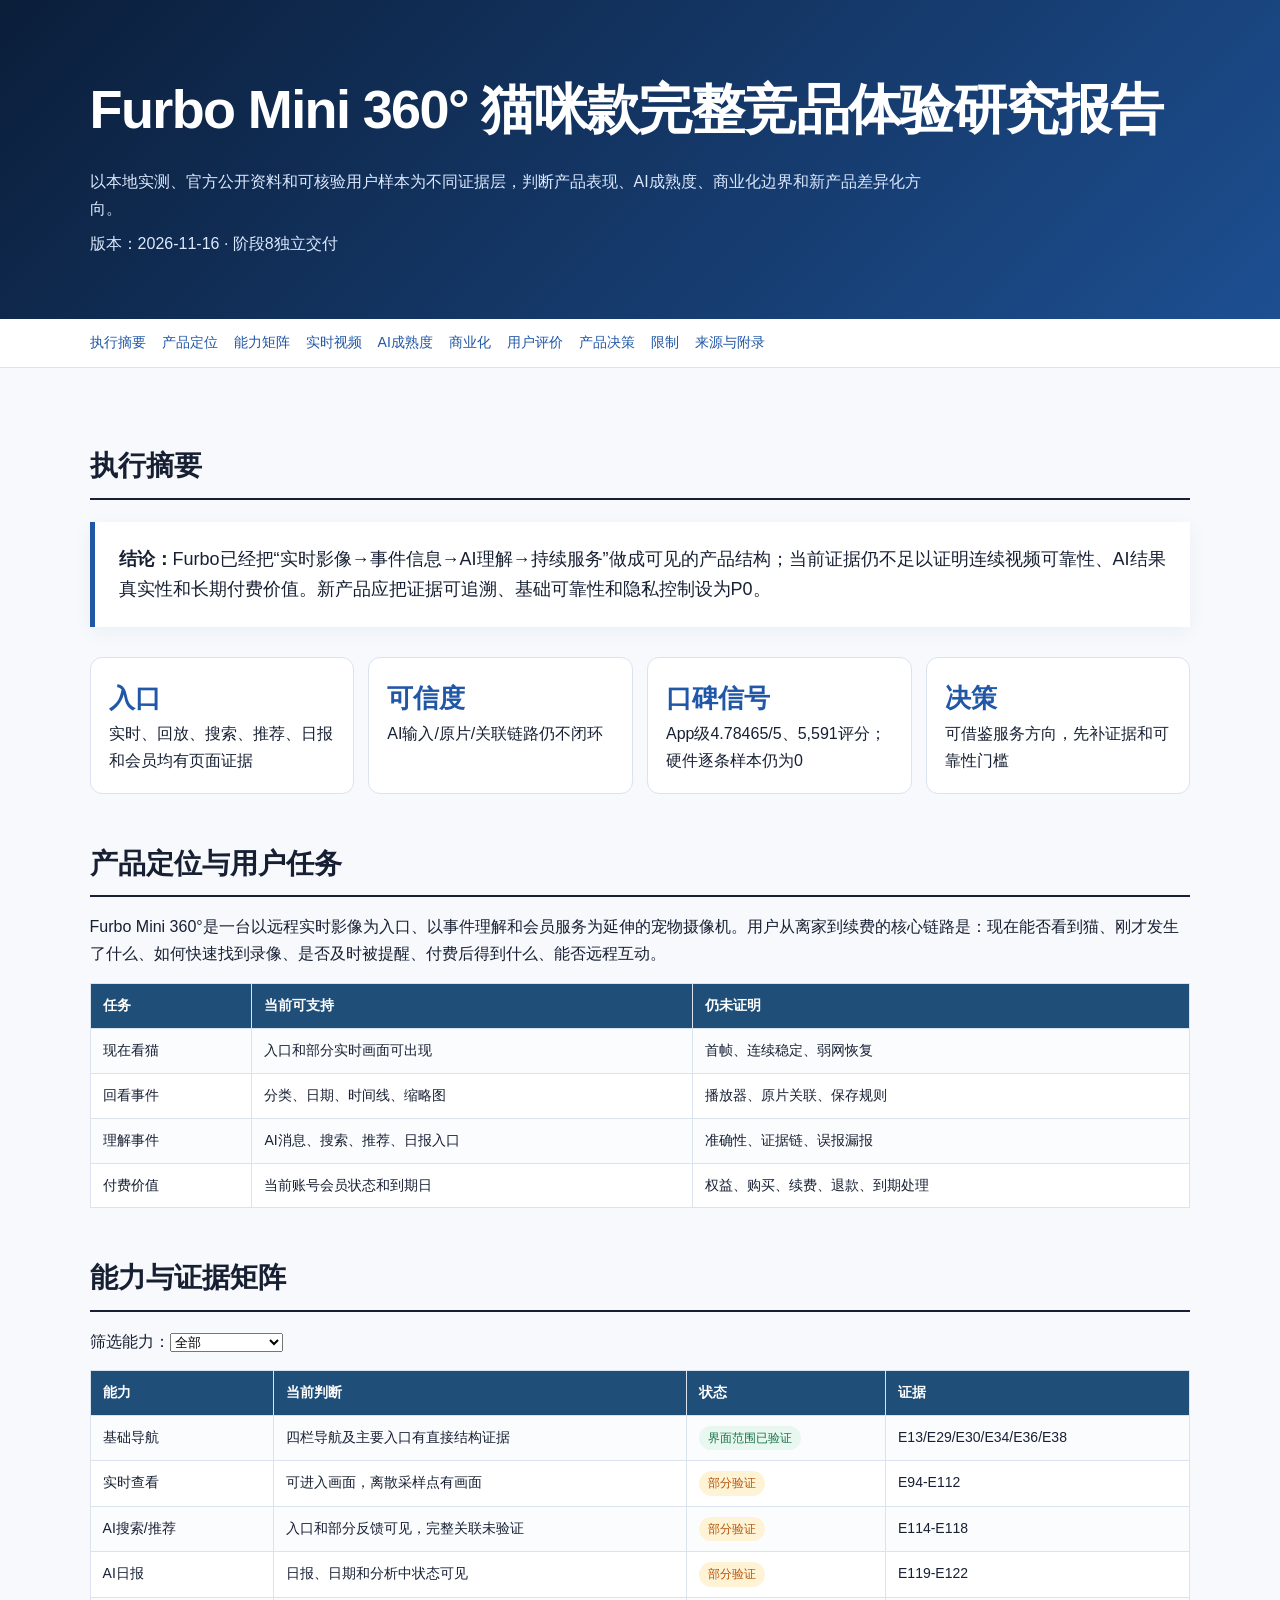
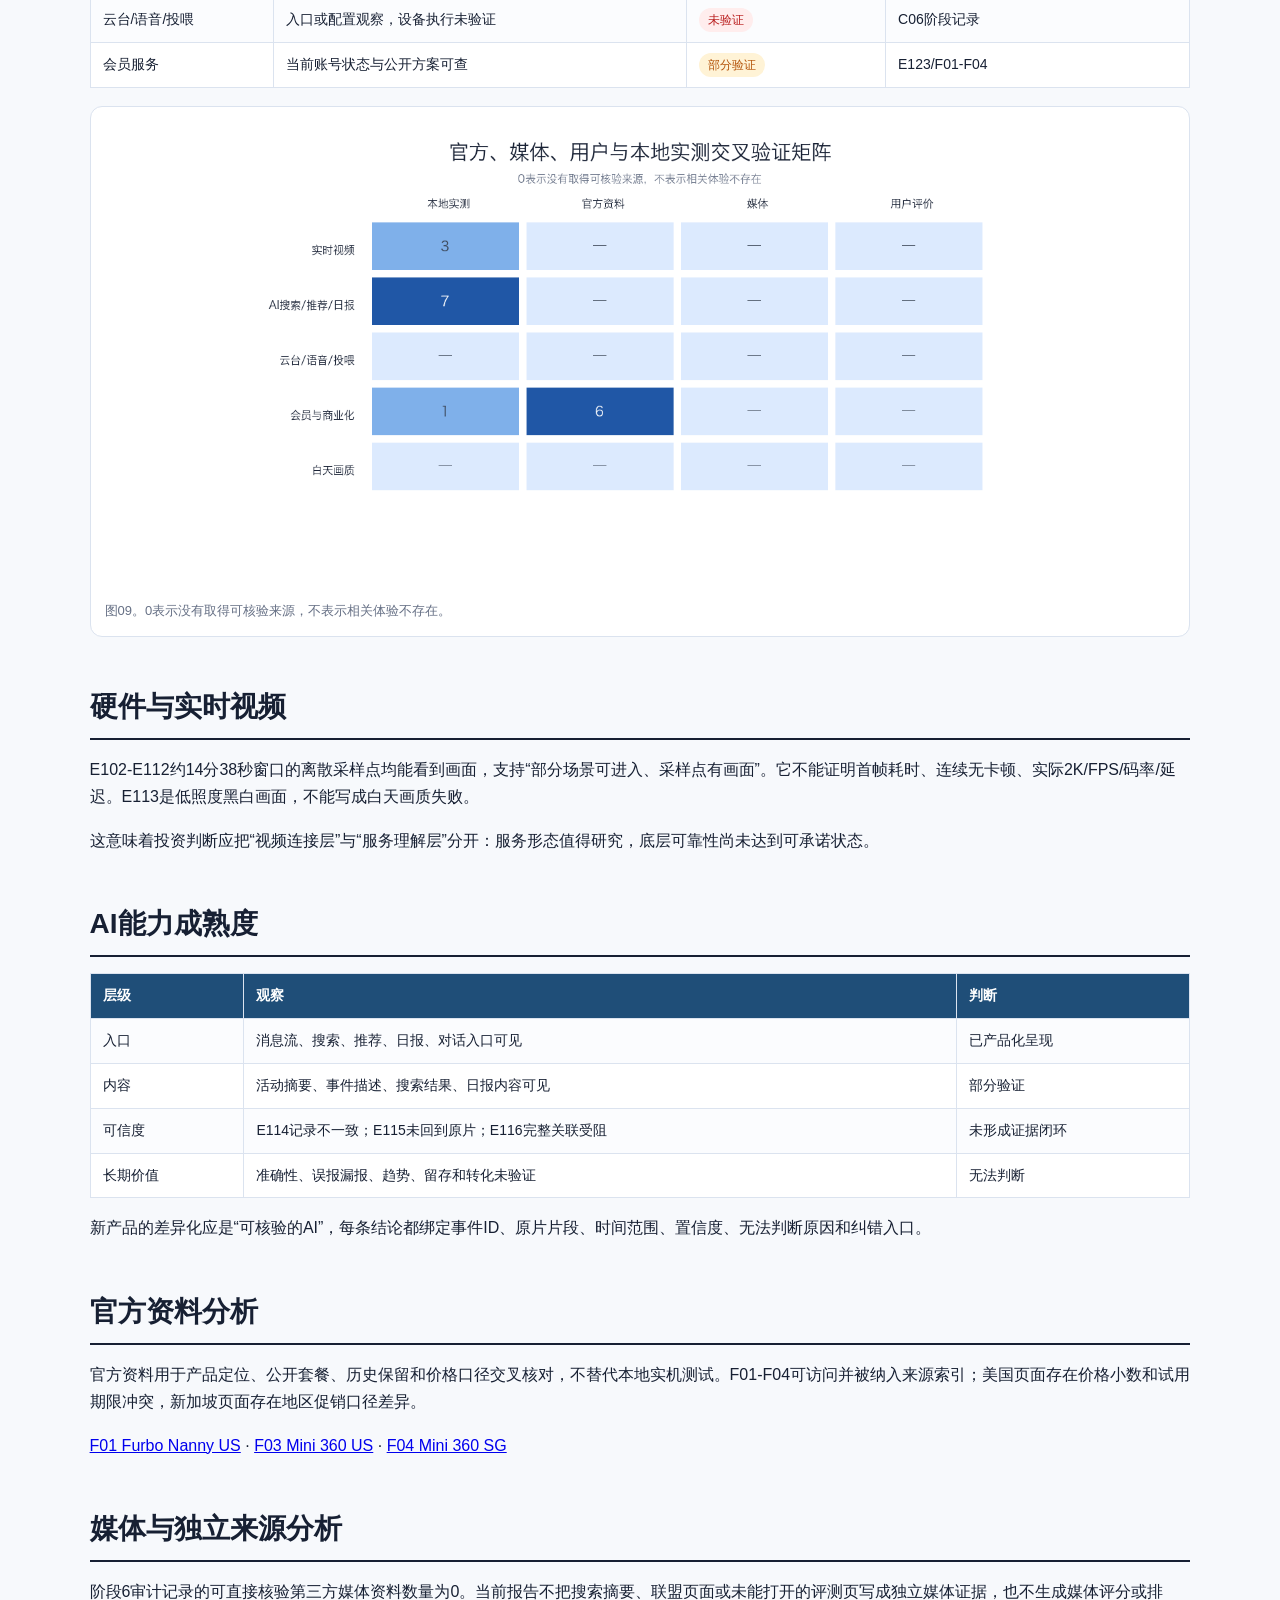
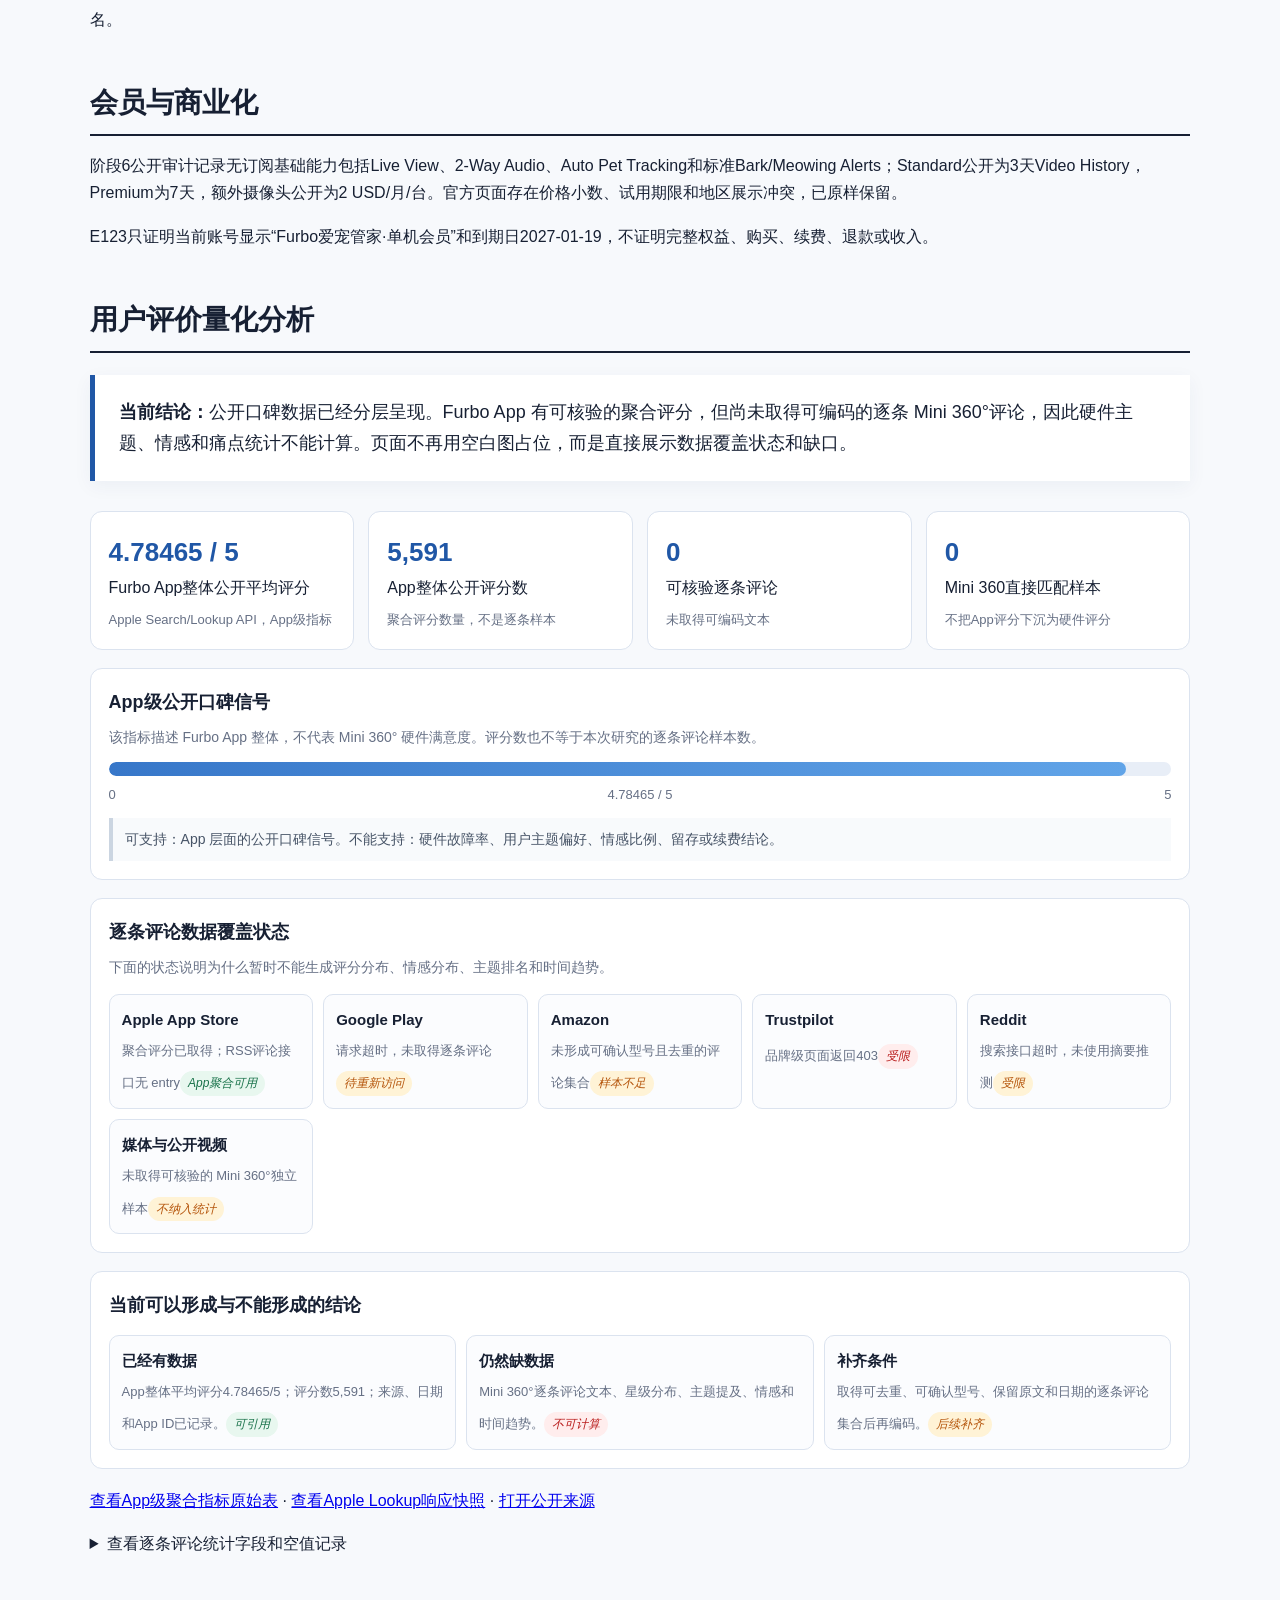
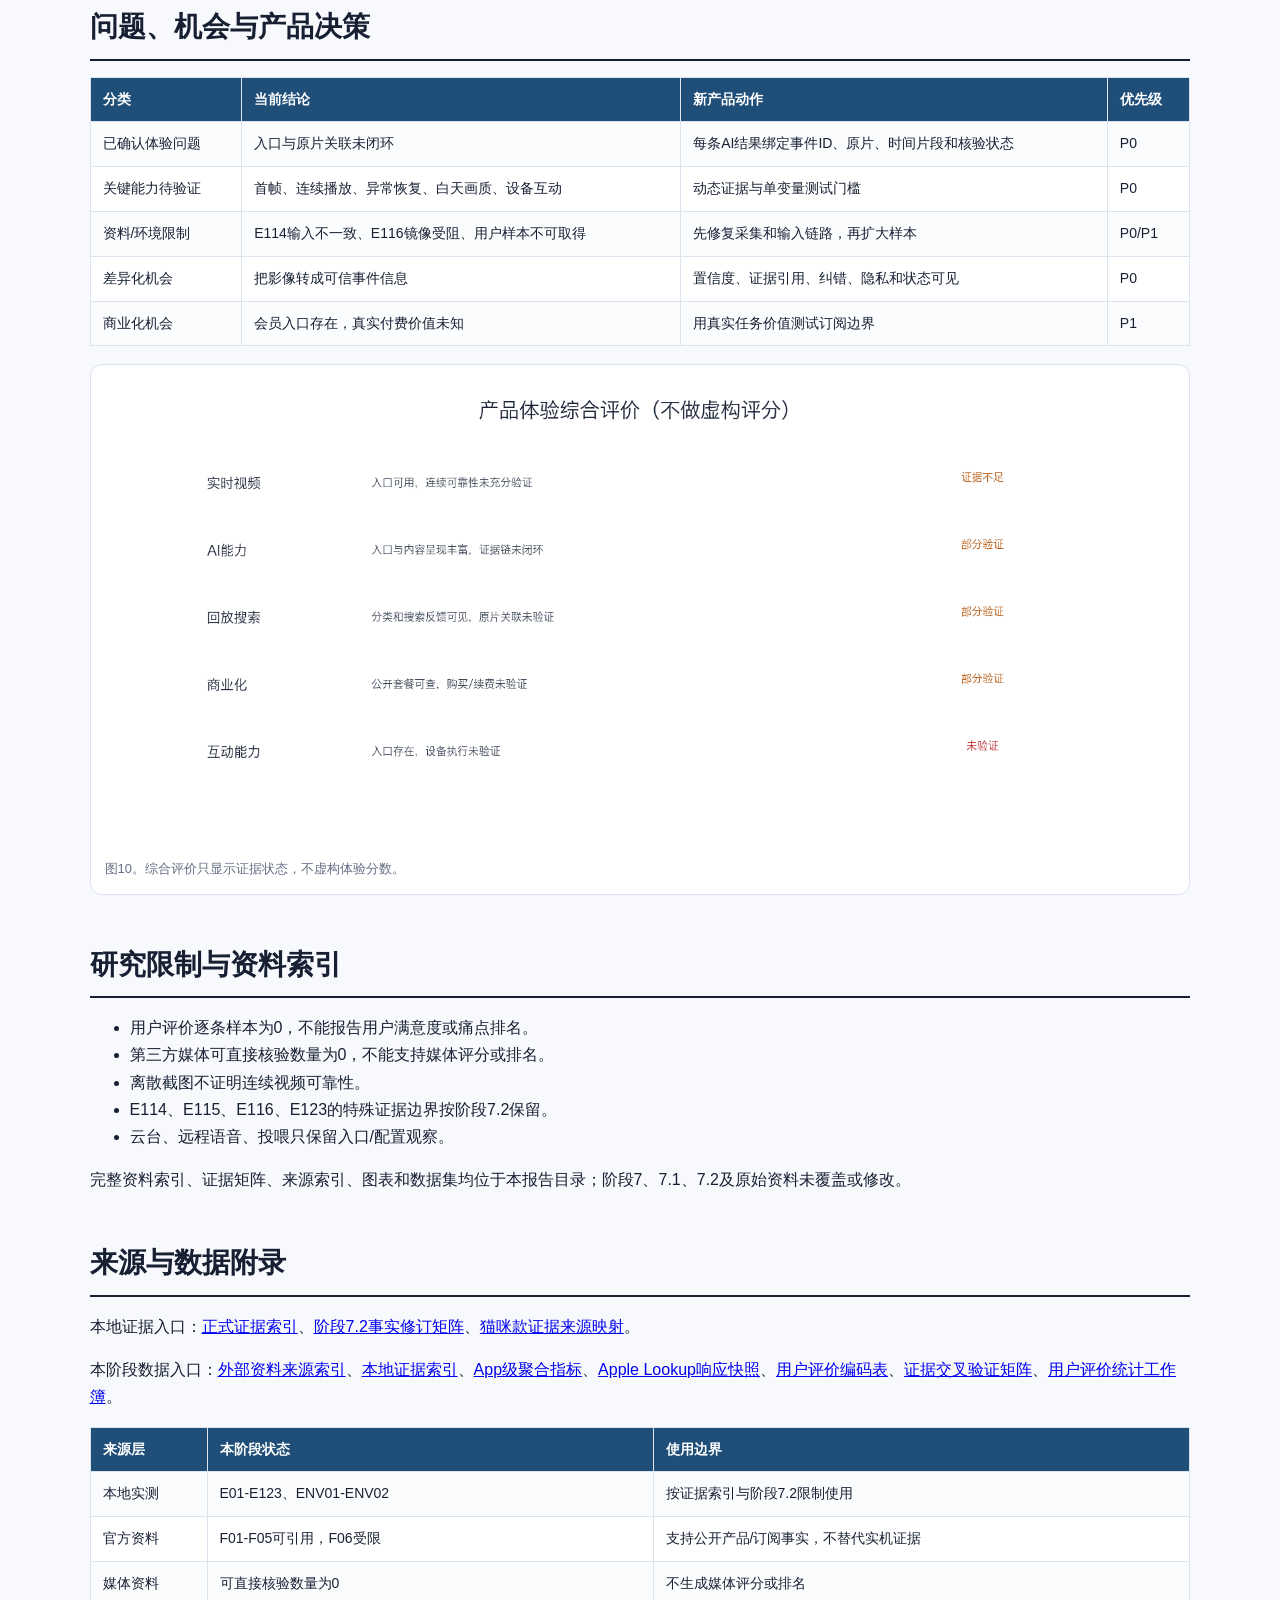
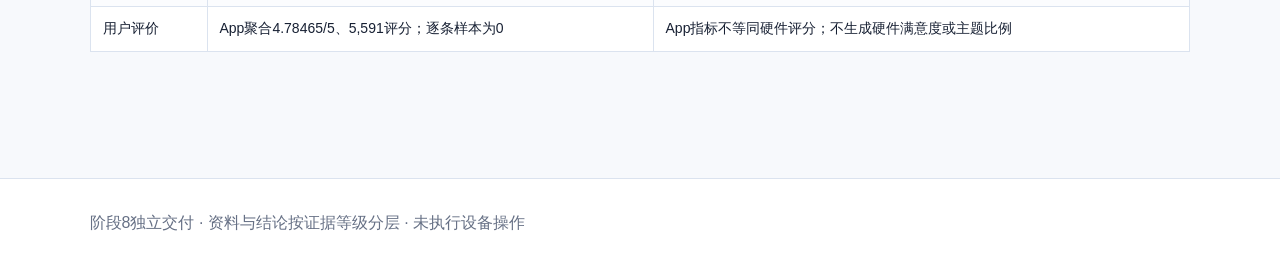
<file: 06_最终交付/阶段8_完整竞品体验研究报告/Furbo_Mini360_完整竞品体验研究报告.html>
<!doctype html><html lang="zh-CN"><head><meta charset="utf-8"><meta name="viewport" content="width=device-width,initial-scale=1"><title>Furbo Mini 360° 完整竞品体验研究报告</title><style>
:root{--ink:#172033;--muted:#667085;--blue:#2057a6;--pale:#eef4ff;--line:#dbe3ef;--warn:#b45309;--bad:#b91c1c;--green:#19724a}*{box-sizing:border-box}body{margin:0;font-family:-apple-system,BlinkMacSystemFont,"PingFang SC","Hiragino Sans GB",Arial,sans-serif;color:var(--ink);background:#f7f9fc;line-height:1.7}header{background:linear-gradient(135deg,#0b1e3a,#1d4f91);color:#fff;padding:64px 7vw 54px}header h1{margin:0 0 12px;font-size:clamp(30px,5vw,54px);letter-spacing:-.03em}header p{margin:8px 0;max-width:860px;color:#dce9ff}nav{position:sticky;top:0;z-index:3;background:#fff;border-bottom:1px solid var(--line);padding:12px 7vw;display:flex;gap:16px;flex-wrap:wrap}nav a{color:var(--blue);text-decoration:none;font-size:14px}main{max-width:1280px;margin:auto;padding:28px 7vw 80px}.lead{font-size:18px;background:#fff;border-left:5px solid var(--blue);padding:22px 24px;margin:22px 0 30px;box-shadow:0 5px 18px #183b6b0d}.grid{display:grid;grid-template-columns:repeat(auto-fit,minmax(220px,1fr));gap:14px}.card{background:#fff;border:1px solid var(--line);padding:18px;border-radius:12px}.card strong{display:block;font-size:26px;color:var(--blue)}section{margin:46px 0}h2{font-size:28px;border-bottom:2px solid var(--ink);padding-bottom:8px;margin-bottom:16px}h3{font-size:20px;margin-top:26px}.tag{display:inline-block;padding:2px 9px;border-radius:99px;background:#fff3d6;color:var(--warn);font-size:12px}.ok{background:#e8f7ef;color:var(--green)}.bad{background:#ffeded;color:var(--bad)}table{width:100%;border-collapse:collapse;background:#fff;font-size:14px;margin:15px 0}th,td{border:1px solid var(--line);padding:10px 12px;vertical-align:top;text-align:left}th{background:#1f4e78;color:#fff;position:sticky;top:44px}tr:nth-child(even){background:#fbfcfe}.figure{background:#fff;border:1px solid var(--line);border-radius:12px;padding:14px;margin:18px 0}.figure img{width:100%;max-height:470px;object-fit:contain}.caption{font-size:13px;color:var(--muted)}.metric-note{font-size:13px;color:var(--muted);margin-top:8px}.data-panel{background:#fff;border:1px solid var(--line);border-radius:12px;padding:18px;margin:18px 0}.data-panel h3{margin:0 0 8px;font-size:18px}.data-panel p{margin:6px 0;color:var(--muted);font-size:14px}.status-grid{display:grid;grid-template-columns:repeat(auto-fit,minmax(190px,1fr));gap:10px;margin-top:14px}.status-item{border:1px solid var(--line);border-radius:10px;padding:12px;background:#fbfcfe}.status-item strong{display:block;color:var(--ink);font-size:15px;margin-bottom:4px}.status-item span{font-size:13px;color:var(--muted)}.status-item .state{display:inline-block;margin-top:8px;padding:2px 8px;border-radius:99px;background:#fff3d6;color:var(--warn);font-size:12px}.status-item .state.ok{background:#e8f7ef;color:var(--green)}.status-item .state.bad{background:#ffeded;color:var(--bad)}.rating-meter{height:14px;background:#e8eef7;border-radius:99px;overflow:hidden;margin:12px 0 8px}.rating-meter i{display:block;height:100%;width:95.7%;background:linear-gradient(90deg,#3777c9,#61a4e8);border-radius:99px}.meter-label{display:flex;justify-content:space-between;font-size:13px;color:var(--muted)}.data-note{border-left:4px solid #cbd5e1;padding:10px 12px;background:#f8fafc;color:#475467;font-size:14px;margin-top:12px}@media(max-width:700px){.status-grid{grid-template-columns:1fr}.data-panel{padding:14px}}code{background:#eef2f7;padding:2px 5px;border-radius:4px}@media(max-width:700px){header{padding:42px 5vw}main{padding:18px 5vw 60px}nav{padding:10px 5vw;gap:10px}table{font-size:12px;display:block;overflow-x:auto;white-space:normal}h2{font-size:24px}}
</style></head><body><header><h1>Furbo Mini 360° 猫咪款完整竞品体验研究报告</h1><p>以本地实测、官方公开资料和可核验用户样本为不同证据层，判断产品表现、AI成熟度、商业化边界和新产品差异化方向。</p><p>版本：2026-11-16 · 阶段8独立交付</p></header><nav><a href="#summary">执行摘要</a><a href="#position">产品定位</a><a href="#matrix">能力矩阵</a><a href="#video">实时视频</a><a href="#ai">AI成熟度</a><a href="#business">商业化</a><a href="#reviews">用户评价</a><a href="#decision">产品决策</a><a href="#limits">限制</a><a href="#sources">来源与附录</a></nav><main><section id="summary"><h2>执行摘要</h2><div class="lead"><b>结论：</b>Furbo已经把“实时影像→事件信息→AI理解→持续服务”做成可见的产品结构；当前证据仍不足以证明连续视频可靠性、AI结果真实性和长期付费价值。新产品应把证据可追溯、基础可靠性和隐私控制设为P0。</div><div class="grid"><div class="card"><strong>入口</strong>实时、回放、搜索、推荐、日报和会员均有页面证据</div><div class="card"><strong>可信度</strong>AI输入/原片/关联链路仍不闭环</div><div class="card"><strong>口碑信号</strong>App级4.78465/5、5,591评分；硬件逐条样本仍为0</div><div class="card"><strong>决策</strong>可借鉴服务方向，先补证据和可靠性门槛</div></div></section>
<section id="position"><h2>产品定位与用户任务</h2><p>Furbo Mini 360°是一台以远程实时影像为入口、以事件理解和会员服务为延伸的宠物摄像机。用户从离家到续费的核心链路是：现在能否看到猫、刚才发生了什么、如何快速找到录像、是否及时被提醒、付费后得到什么、能否远程互动。</p><table><tr><th>任务</th><th>当前可支持</th><th>仍未证明</th></tr><tr><td>现在看猫</td><td>入口和部分实时画面可出现</td><td>首帧、连续稳定、弱网恢复</td></tr><tr><td>回看事件</td><td>分类、日期、时间线、缩略图</td><td>播放器、原片关联、保存规则</td></tr><tr><td>理解事件</td><td>AI消息、搜索、推荐、日报入口</td><td>准确性、证据链、误报漏报</td></tr><tr><td>付费价值</td><td>当前账号会员状态和到期日</td><td>权益、购买、续费、退款、到期处理</td></tr></table></section>
<section id="matrix"><h2>能力与证据矩阵</h2><label for="evidence-filter">筛选能力：</label><select id="evidence-filter"><option value="">全部</option><option value="部分验证">部分验证</option><option value="未验证">未验证</option><option value="界面范围已验证">界面范围已验证</option></select><table id="evidence-table"><tr><th>能力</th><th>当前判断</th><th>状态</th><th>证据</th></tr><tr><td>基础导航</td><td>四栏导航及主要入口有直接结构证据</td><td><span class="tag ok">界面范围已验证</span></td><td>E13/E29/E30/E34/E36/E38</td></tr><tr><td>实时查看</td><td>可进入画面，离散采样点有画面</td><td><span class="tag">部分验证</span></td><td>E94-E112</td></tr><tr><td>AI搜索/推荐</td><td>入口和部分反馈可见，完整关联未验证</td><td><span class="tag">部分验证</span></td><td>E114-E118</td></tr><tr><td>AI日报</td><td>日报、日期和分析中状态可见</td><td><span class="tag">部分验证</span></td><td>E119-E122</td></tr><tr><td>云台/语音/投喂</td><td>入口或配置观察，设备执行未验证</td><td><span class="tag bad">未验证</span></td><td>C06阶段记录</td></tr><tr><td>会员服务</td><td>当前账号状态与公开方案可查</td><td><span class="tag">部分验证</span></td><td>E123/F01-F04</td></tr></table><div class="figure"><img src="charts/图09_交叉验证矩阵.png"><div class="caption">图09。0表示没有取得可核验来源，不表示相关体验不存在。</div></div></section>
<section id="video"><h2>硬件与实时视频</h2><p>E102-E112约14分38秒窗口的离散采样点均能看到画面，支持“部分场景可进入、采样点有画面”。它不能证明首帧耗时、连续无卡顿、实际2K/FPS/码率/延迟。E113是低照度黑白画面，不能写成白天画质失败。</p><p>这意味着投资判断应把“视频连接层”与“服务理解层”分开：服务形态值得研究，底层可靠性尚未达到可承诺状态。</p></section>
<section id="ai"><h2>AI能力成熟度</h2><table><tr><th>层级</th><th>观察</th><th>判断</th></tr><tr><td>入口</td><td>消息流、搜索、推荐、日报、对话入口可见</td><td>已产品化呈现</td></tr><tr><td>内容</td><td>活动摘要、事件描述、搜索结果、日报内容可见</td><td>部分验证</td></tr><tr><td>可信度</td><td>E114记录不一致；E115未回到原片；E116完整关联受阻</td><td>未形成证据闭环</td></tr><tr><td>长期价值</td><td>准确性、误报漏报、趋势、留存和转化未验证</td><td>无法判断</td></tr></table><p>新产品的差异化应是“可核验的AI”，每条结论都绑定事件ID、原片片段、时间范围、置信度、无法判断原因和纠错入口。</p></section>
<section id="official"><h2>官方资料分析</h2><p>官方资料用于产品定位、公开套餐、历史保留和价格口径交叉核对，不替代本地实机测试。F01-F04可访问并被纳入来源索引；美国页面存在价格小数和试用期限冲突，新加坡页面存在地区促销口径差异。</p><p><a href="https://furbo.com/us/pages/furbo-nanny" target="_blank" rel="noopener">F01 Furbo Nanny US</a> · <a href="https://furbo.com/us/products/furbo-mini-360" target="_blank" rel="noopener">F03 Mini 360 US</a> · <a href="https://furbo.com/sg/products/furbo-mini-360" target="_blank" rel="noopener">F04 Mini 360 SG</a></p></section><section id="media"><h2>媒体与独立来源分析</h2><p>阶段6审计记录的可直接核验第三方媒体资料数量为0。当前报告不把搜索摘要、联盟页面或未能打开的评测页写成独立媒体证据，也不生成媒体评分或排名。</p></section><section id="business"><h2>会员与商业化</h2><p>阶段6公开审计记录无订阅基础能力包括Live View、2-Way Audio、Auto Pet Tracking和标准Bark/Meowing Alerts；Standard公开为3天Video History，Premium为7天，额外摄像头公开为2 USD/月/台。官方页面存在价格小数、试用期限和地区展示冲突，已原样保留。</p><p>E123只证明当前账号显示“Furbo爱宠管家·单机会员”和到期日2027-01-19，不证明完整权益、购买、续费、退款或收入。</p></section>
<section id="reviews"><h2>用户评价量化分析</h2><div class="lead"><b>当前结论：</b>公开口碑数据已经分层呈现。Furbo App 有可核验的聚合评分，但尚未取得可编码的逐条 Mini 360°评论，因此硬件主题、情感和痛点统计不能计算。页面不再用空白图占位，而是直接展示数据覆盖状态和缺口。</div><div class="grid"><div class="card"><strong>4.78465 / 5</strong>Furbo App整体公开平均评分<div class="metric-note">Apple Search/Lookup API，App级指标</div></div><div class="card"><strong>5,591</strong>App整体公开评分数<div class="metric-note">聚合评分数量，不是逐条样本</div></div><div class="card"><strong>0</strong>可核验逐条评论<div class="metric-note">未取得可编码文本</div></div><div class="card"><strong>0</strong>Mini 360直接匹配样本<div class="metric-note">不把App评分下沉为硬件评分</div></div></div><div class="data-panel"><h3>App级公开口碑信号</h3><p>该指标描述 Furbo App 整体，不代表 Mini 360° 硬件满意度。评分数也不等于本次研究的逐条评论样本数。</p><div class="rating-meter" aria-label="Furbo App公开评分4.78465分，满分5分"><i></i></div><div class="meter-label"><span>0</span><span>4.78465 / 5</span><span>5</span></div><div class="data-note">可支持：App 层面的公开口碑信号。不能支持：硬件故障率、用户主题偏好、情感比例、留存或续费结论。</div></div><div class="data-panel"><h3>逐条评论数据覆盖状态</h3><p>下面的状态说明为什么暂时不能生成评分分布、情感分布、主题排名和时间趋势。</p><div class="status-grid"><div class="status-item"><strong>Apple App Store</strong><span>聚合评分已取得；RSS评论接口无 entry</span><em class="state ok">App聚合可用</em></div><div class="status-item"><strong>Google Play</strong><span>请求超时，未取得逐条评论</span><em class="state">待重新访问</em></div><div class="status-item"><strong>Amazon</strong><span>未形成可确认型号且去重的评论集合</span><em class="state">样本不足</em></div><div class="status-item"><strong>Trustpilot</strong><span>品牌级页面返回403</span><em class="state bad">受限</em></div><div class="status-item"><strong>Reddit</strong><span>搜索接口超时，未使用摘要推测</span><em class="state">受限</em></div><div class="status-item"><strong>媒体与公开视频</strong><span>未取得可核验的 Mini 360°独立样本</span><em class="state">不纳入统计</em></div></div></div><div class="data-panel"><h3>当前可以形成与不能形成的结论</h3><div class="status-grid"><div class="status-item"><strong>已经有数据</strong><span>App整体平均评分4.78465/5；评分数5,591；来源、日期和App ID已记录。</span><em class="state ok">可引用</em></div><div class="status-item"><strong>仍然缺数据</strong><span>Mini 360°逐条评论文本、星级分布、主题提及、情感和时间趋势。</span><em class="state bad">不可计算</em></div><div class="status-item"><strong>补齐条件</strong><span>取得可去重、可确认型号、保留原文和日期的逐条评论集合后再编码。</span><em class="state">后续补齐</em></div></div></div><p><a href="app_store_aggregate.csv">查看App级聚合指标原始表</a> · <a href="apple_lookup_999707163_20261116.json">查看Apple Lookup响应快照</a> · <a href="https://itunes.apple.com/lookup?id=999707163" target="_blank" rel="noopener">打开公开来源</a></p><details><summary>查看逐条评论统计字段和空值记录</summary><div class="data-panel"><p>统计工作簿仍保留评分分布、情感分布、主题统计、时间趋势和来源状态工作表；这些表当前显示0行有效逐条评论，避免用App聚合评分伪造硬件分析。</p><p>数据文件：<code>user_reviews_raw.csv</code>、<code>user_reviews_cleaned.csv</code>、<code>user_reviews_coded.csv</code>、<code>user_review_statistics.xlsx</code>。</p></div></details></section>
<section id="decision"><h2>问题、机会与产品决策</h2><table><tr><th>分类</th><th>当前结论</th><th>新产品动作</th><th>优先级</th></tr><tr><td>已确认体验问题</td><td>入口与原片关联未闭环</td><td>每条AI结果绑定事件ID、原片、时间片段和核验状态</td><td>P0</td></tr><tr><td>关键能力待验证</td><td>首帧、连续播放、异常恢复、白天画质、设备互动</td><td>动态证据与单变量测试门槛</td><td>P0</td></tr><tr><td>资料/环境限制</td><td>E114输入不一致、E116镜像受阻、用户样本不可取得</td><td>先修复采集和输入链路，再扩大样本</td><td>P0/P1</td></tr><tr><td>差异化机会</td><td>把影像转成可信事件信息</td><td>置信度、证据引用、纠错、隐私和状态可见</td><td>P0</td></tr><tr><td>商业化机会</td><td>会员入口存在，真实付费价值未知</td><td>用真实任务价值测试订阅边界</td><td>P1</td></tr></table><div class="figure"><img src="charts/图10_综合评价.png"><div class="caption">图10。综合评价只显示证据状态，不虚构体验分数。</div></div></section>
<section id="limits"><h2>研究限制与资料索引</h2><ul><li>用户评价逐条样本为0，不能报告用户满意度或痛点排名。</li><li>第三方媒体可直接核验数量为0，不能支持媒体评分或排名。</li><li>离散截图不证明连续视频可靠性。</li><li>E114、E115、E116、E123的特殊证据边界按阶段7.2保留。</li><li>云台、远程语音、投喂只保留入口/配置观察。</li></ul><p>完整资料索引、证据矩阵、来源索引、图表和数据集均位于本报告目录；阶段7、7.1、7.2及原始资料未覆盖或修改。</p></section><section id="sources"><h2>来源与数据附录</h2><p>本地证据入口：<a href="../证据索引.md">正式证据索引</a>、<a href="../阶段7.2_问题修订与决策模型补全_20261113/竞品事实与证据修订矩阵.csv">阶段7.2事实修订矩阵</a>、<a href="../竞品体验分析报告_内容整理版_20261113/竞品体验报告_证据来源映射表.csv">猫咪款证据来源映射</a>。</p><p>本阶段数据入口：<a href="外部资料来源索引.csv">外部资料来源索引</a>、<a href="本地证据索引.csv">本地证据索引</a>、<a href="app_store_aggregate.csv">App级聚合指标</a>、<a href="apple_lookup_999707163_20261116.json">Apple Lookup响应快照</a>、<a href="user_reviews_coded.csv">用户评价编码表</a>、<a href="证据交叉验证矩阵.xlsx">证据交叉验证矩阵</a>、<a href="user_review_statistics.xlsx">用户评价统计工作簿</a>。</p><table><tr><th>来源层</th><th>本阶段状态</th><th>使用边界</th></tr><tr><td>本地实测</td><td>E01-E123、ENV01-ENV02</td><td>按证据索引与阶段7.2限制使用</td></tr><tr><td>官方资料</td><td>F01-F05可引用，F06受限</td><td>支持公开产品/订阅事实，不替代实机证据</td></tr><tr><td>媒体资料</td><td>可直接核验数量为0</td><td>不生成媒体评分或排名</td></tr><tr><td>用户评价</td><td>App聚合4.78465/5、5,591评分；逐条样本为0</td><td>App指标不等同硬件评分；不生成硬件满意度或主题比例</td></tr></table></section></main><footer style="padding:30px 7vw;border-top:1px solid #dbe3ef;color:#667085;background:#fff">阶段8独立交付 · 资料与结论按证据等级分层 · 未执行设备操作</footer><script>document.querySelector('#evidence-filter').addEventListener('change',function(){const v=this.value;document.querySelectorAll('#evidence-table tr').forEach((r,i)=>{if(i===0)return;const status=r.cells[2]?.innerText||'';r.style.display=(!v||status.includes(v))?'':'none';});});</script></body></html>
</file>
<file: 06_最终交付/assets/报告样式.css>
:root{--navy:#173c69;--navy-deep:#102c50;--blue:#285ca2;--ink:#202e40;--muted:#697689;--line:#e0e6ed;--paper:#fff;--bg:#f3f5f8;--soft:#edf3fa;--amber:#98621b;--radius:12px;--sidebar:250px;font-family:-apple-system,BlinkMacSystemFont,"PingFang SC","Microsoft YaHei",sans-serif;color:var(--ink);background:var(--bg);font-size:14px;line-height:1.75}
*{box-sizing:border-box}html{scroll-behavior:smooth;scroll-padding-top:30px}body{margin:0}a{color:var(--blue);text-decoration:none}a:hover{text-decoration:underline}button,input,select{font:inherit}button,a,input,select,summary{outline-offset:4px}button{cursor:pointer}button:disabled{opacity:.4;cursor:default}button:focus-visible,a:focus-visible,summary:focus-visible,input:focus-visible,select:focus-visible{outline:3px solid #88b5f0}img{display:block;max-width:100%}h1,h2,h3,h4,p{margin-top:0}p{margin-bottom:15px}h2{font-size:27px;letter-spacing:-.5px;line-height:1.3}h3{font-size:18px;line-height:1.5}h4{font-size:15px;line-height:1.55}small{font-size:12px}#sidebar{position:fixed;inset:0 auto 0 0;width:var(--sidebar);background:var(--navy-deep);color:#d0dced;padding:29px 18px 18px;display:flex;flex-direction:column;z-index:20;overflow-y:auto}.brand{display:flex;align-items:center;gap:12px;color:#fff;line-height:1.35;padding:0 8px 26px;font-weight:650;white-space:nowrap}.brand:hover{text-decoration:none}.brand-mark{display:grid;place-items:center;background:#fff;color:var(--navy);font-size:25px;width:38px;height:42px;border-radius:9px;font-weight:750}.brand small{display:block;color:#9eafc9;font-size:9px;letter-spacing:1px;margin-top:7px}.sidebar-label{display:flex;justify-content:space-between;font-size:11px;letter-spacing:2px;color:#91a6c3;padding:6px 12px 12px}.sidebar-label span{letter-spacing:0}nav{display:grid;gap:4px}nav a{display:flex;align-items:center;gap:13px;color:#c0cee1;padding:9px 12px;border-radius:7px;font-size:13px;position:relative}nav a span{font-size:10px;color:#7f98ba;font-variant-numeric:tabular-nums}nav a i{width:5px;height:5px;background:#b1a07c;border-radius:50%;margin-left:auto}nav a:hover{background:#1d3b60;color:#fff;text-decoration:none}nav a.active{background:#284c78;color:#fff}nav a.active span{color:#accbf1}.sidebar-footer{margin-top:auto;padding:27px 12px 0;font-size:11px;color:#b1c2d9}.sidebar-footer small{display:block;color:#7f99bb;font-size:10px;margin:5px 0 18px}.sidebar-footer button{background:transparent;border:1px solid #3e5e87;color:#d6e3f3;padding:7px 12px;border-radius:6px;width:100%;font-size:12px}.sidebar-footer a{display:block;margin-top:9px;font-size:10px;color:#9ab4d6}.status-dot{display:inline-block;width:7px;height:7px;border-radius:50%;background:#ba8d42;margin-right:6px;flex:none}.mobile-nav{display:none}main{margin-left:var(--sidebar);padding:0 46px 36px;max-width:1800px}.topbar{display:flex;justify-content:space-between;font-size:11px;color:#8490a0;padding:21px 0;border-bottom:1px solid var(--line);margin-bottom:38px}.report-section{background:var(--paper);border:1px solid var(--line);border-radius:var(--radius);padding:35px 35px 32px;margin-bottom:30px;scroll-margin-top:25px;min-width:0}.report-section:first-of-type{background:transparent;border:0;padding:0;margin-bottom:38px}.section-heading{display:flex;justify-content:space-between;align-items:center;gap:20px;margin-bottom:22px}.section-heading:empty{display:none}.section-heading h2{margin:6px 0 0}.eyebrow{font-size:10px;letter-spacing:1.5px;color:var(--blue);font-weight:650}.hero-top{display:flex;justify-content:space-between;align-items:center}.version{font-size:11px;color:var(--muted);background:#e7ecf2;padding:4px 10px;border-radius:4px}h1{font-size:44px;line-height:1.2;letter-spacing:-1.5px;color:var(--navy-deep);margin:21px 0 20px}h1 small{display:block;font-size:23px;letter-spacing:.5px;font-weight:500;margin-top:14px}.lead{font-size:15px;color:#687789;max-width:830px}.scope-banner{display:flex;align-items:flex-start;gap:10px;background:#fff;border:1px solid #d9e2ed;border-left:3px solid var(--navy);border-radius:6px;padding:17px 19px;margin:26px 0 25px;font-size:13px}.scope-banner .status-dot{margin-top:8px}.scope-banner b{font-weight:600}.scope-banner p{font-size:12px;color:var(--muted);margin:4px 0 0}.stats{display:grid;grid-template-columns:repeat(4,minmax(0,1fr));gap:14px}.stats>div{background:#fff;border:1px solid var(--line);padding:20px;border-radius:9px;display:flex;flex-direction:column}.stats strong{font-size:35px;line-height:1.15;letter-spacing:-1px;color:var(--navy);font-weight:650;margin-bottom:11px}.stats strong small{font-size:17px;color:#8d9aae;font-weight:400}.stats span{font-size:13px}.stats em{font-style:normal;font-size:10px;color:#8b96a5;margin-top:5px}.fineprint{font-size:11px;color:var(--muted);line-height:1.8;margin:13px 0 24px}.overview-cards{display:grid;grid-template-columns:repeat(3,minmax(0,1fr));gap:14px;margin:27px 0 33px}.summary-card{border:1px solid var(--line);background:#fff;border-radius:9px;padding:22px;color:inherit;display:block}.summary-card:hover{border-color:#98b2d3;text-decoration:none}.summary-card>span{font-size:10px;letter-spacing:.6px;color:var(--muted)}.summary-card h3{font-size:16px;color:var(--navy);margin:13px 0 10px}.summary-card p{font-size:12px;color:var(--muted);line-height:1.85;margin-bottom:15px}.summary-card b{font-size:11px;color:var(--blue);font-weight:500}.summary-card:nth-last-child(-n+2){grid-column:auto}.section-subtitle,.gallery-heading{display:flex;align-items:center;justify-content:space-between;gap:15px;margin:28px 0 16px}.section-subtitle h3,.gallery-heading h3{margin:0}.section-subtitle span,.gallery-heading span{font-size:10px;color:var(--muted)}.table-wrap{width:100%;max-width:100%;overflow-x:auto;border:1px solid var(--line);border-radius:8px;margin:16px 0 25px;background:#fff}table{width:100%;border-collapse:collapse;text-align:left;font-size:12px}th{background:#f4f7fa;font-size:11px;color:#67788d;font-weight:550;padding:12px 15px;border-bottom:1px solid var(--line);white-space:nowrap}td{padding:14px 15px;border-bottom:1px solid #edf0f4;vertical-align:top;min-width:85px;line-height:1.8}tr:last-child td{border-bottom:0}tbody tr:hover{background:#fbfcfe}td:first-child{font-weight:550}td small{display:block;color:#8491a0;font-size:10px;margin-top:6px;font-weight:400}td .badge{margin-bottom:6px}td .ref{margin:3px 4px 3px 0}.badge{display:inline-block;font-size:10px;line-height:1.5;padding:4px 8px;border-radius:4px;white-space:normal;font-weight:500;color:var(--blue);background:#eef3fa;border:1px solid #dce5f1;vertical-align:middle}.badge.verified{background:#eef5f4;border-color:#d8e7e2;color:#2c6659}.badge.pending{background:#f8f4ed;border-color:#eee3d0;color:#8a672e}.badge.inference{background:#f3eff8;border-color:#e5dff0;color:#73618e}.badge.user{background:#edf4f8;border-color:#dbe7ef;color:#32627f}.section-intro{color:var(--muted);font-size:13px;max-width:900px;margin-bottom:25px}.fact-cards{display:grid;grid-template-columns:repeat(2,minmax(0,1fr));gap:14px;margin:23px 0}.fact-cards>div{padding:19px 22px;background:#f8fafc;border:1px solid var(--line);border-radius:8px}.fact-cards span{display:block;color:var(--muted);font-size:11px;margin-bottom:8px}.fact-cards strong{display:block;font-size:17px;color:var(--navy);line-height:1.6}.fact-cards p{font-size:11px;color:var(--muted);margin:7px 0 6px}.ref{border:1px solid #dbe5f0;background:#f1f6fc;padding:2px 6px;border-radius:4px;color:#315f96;font:10px/1.5 ui-monospace,SFMono-Regular,monospace;display:inline-block;vertical-align:middle;margin:3px}.ref:hover{background:#dfeaf8}.note{padding:16px 19px;border-left:3px solid #b7c9de;background:#f4f7fb;color:#607286;font-size:12px;margin:22px 0;line-height:1.9}.note.warning{background:#faf7f0;border-color:#cfb581;color:#8a7045}.timeline{display:grid;grid-template-columns:repeat(4,minmax(0,1fr));margin:30px 0 26px;gap:0}.timeline>div{position:relative;padding:16px 22px 0 0;border-top:2px solid #cddbeb}.timeline i{position:absolute;width:8px;height:8px;border:2px solid #f3f5f8;background:var(--navy);border-radius:50%;top:-5px;left:0}.timeline b{font-size:12px;color:var(--navy);font-weight:550}.timeline p{font-size:11px;color:var(--muted);margin-top:8px;line-height:1.8}.panel{background:#fff;border:1px solid var(--line);border-radius:8px;padding:16px 20px}.panel>p{font-size:12px;color:var(--muted);margin-top:16px}.panel>summary{font-size:12px;font-weight:550;color:var(--navy);cursor:pointer}.evidence-grid{display:grid;grid-template-columns:repeat(3,minmax(0,1fr));gap:17px;align-items:start}.evidence-card{border:1px solid var(--line);border-radius:9px;background:#fff;overflow:hidden;min-width:0;scroll-margin-top:40px}.image-button{background:#edf0f4;border:0;border-bottom:1px solid var(--line);width:100%;height:310px;position:relative;display:flex;align-items:center;justify-content:center;padding:14px;overflow:hidden}.image-button img{max-width:100%;max-height:100%;width:auto;height:auto;object-fit:contain;box-shadow:0 3px 10px #18334d12}.image-action{position:absolute;bottom:9px;right:10px;background:#ffffffed;color:#566c85;font-size:9px;padding:3px 7px;border-radius:4px;opacity:0}.image-button:hover .image-action,.image-button:focus-visible .image-action{opacity:1}.evidence-copy{padding:16px}.evidence-kicker{font-size:9px;color:#8a98aa;letter-spacing:.8px;margin-bottom:6px}.evidence-copy h4{font-size:12px;margin-bottom:7px;font-weight:600}.evidence-copy>p{font-size:11px;line-height:1.85;color:#738195;margin-bottom:11px}.evidence-copy details{border-top:1px solid #edf0f4;padding-top:9px;font-size:10px}.evidence-copy summary{cursor:pointer;color:var(--blue)}dl{margin:12px 0 0}dt{font-size:10px;color:#8c98a9;margin:10px 0 4px}dd{margin:0;font-size:11px;line-height:1.85;color:#526479}code{font:10px/1.6 ui-monospace,monospace;overflow-wrap:anywhere;display:block;color:#8c98a9;margin-top:7px}.tree{display:grid;grid-template-columns:repeat(2,minmax(0,1fr));gap:20px;margin:26px 0 30px}.tree-branch{border:1px solid var(--line);border-radius:8px;overflow:hidden}.tree-root{display:flex;justify-content:space-between;color:var(--navy);background:#edf3fa;font-size:14px;font-weight:600;padding:13px 17px}.tree-root:hover{text-decoration:none;background:#e6eef9}.tree-branch ul{list-style:none;margin:20px;padding:0 0 0 16px;border-left:1px solid #cddbea}.tree-branch li{position:relative;margin:0 0 17px;padding-left:2px}.tree-branch li:last-child{margin:0}.tree-branch li:before{content:"";width:15px;border-top:1px solid #cddbea;position:absolute;top:12px;left:-17px}.tree-branch li>b{font-size:12px;font-weight:550}.tree-branch li>p{color:var(--muted);font-size:11px;line-height:1.8;margin:4px 0 3px}.flow-panel{border:1px solid var(--line);border-radius:8px;padding:18px 21px;margin:16px 0}.flow-panel h4{font-size:12px;color:var(--navy);margin:0 0 15px}.flow-panel>p{margin:14px 0 0}.flow{list-style:none;display:flex;padding:0;margin:15px 0 20px;gap:26px;align-items:stretch}.flow>li{position:relative;flex:1;padding:13px;background:#f3f6fa;border:1px solid #e2e8f1;border-radius:6px;font-size:11px;display:flex;align-items:center;gap:9px;line-height:1.7}.flow>li:not(:last-child):after{content:"→";position:absolute;right:-20px;color:#9bacc0}.flow b{display:grid;place-items:center;background:#dfe8f4;color:var(--navy);font-size:10px;width:21px;height:21px;flex:none;border-radius:50%}.walkthrough{display:grid;grid-template-columns:minmax(200px,280px) minmax(0,1fr);gap:32px;margin:28px 0}.walkthrough .image-button{height:520px}.walkthrough-copy{padding-top:8px}.walkthrough-copy h3{font-size:21px;margin:8px 0 22px;color:var(--navy)}.reading-point{display:flex;gap:16px;border-top:1px solid #e8edf3;padding:17px 0}.reading-point>span{font-size:14px;color:#acbcd1;font-weight:600}.reading-point h4{font-size:13px;margin-bottom:7px}.reading-point p{color:var(--muted);font-size:12px;line-height:1.9;margin-bottom:8px}.empty-status{background:#f8fafc;border:1px dashed #ccd8e7;padding:27px;border-radius:8px;margin:17px 0 26px}.empty-status h3{color:#47617f;font-size:19px;margin:15px 0 10px}.empty-status p{color:var(--muted);font-size:12px;max-width:850px;line-height:1.95}.split-notes{display:grid;grid-template-columns:1fr 1fr;gap:20px;margin-bottom:30px}.split-notes>div{border:1px solid var(--line);padding:20px;border-radius:8px}.split-notes h4{font-size:12px;margin-bottom:9px;color:var(--navy)}.split-notes p{font-size:12px;color:var(--muted)}.membership{display:grid;grid-template-columns:3fr 2fr;background:#f4f7fb;border:1px solid #d9e3f0;border-radius:8px;padding:23px;gap:25px}.membership h3{color:var(--navy);font-size:19px;margin:12px 0}.membership p{font-size:12px;color:var(--muted)}.membership>div+div{border-left:1px solid #d5dfeb;padding:5px 0 0 25px}.membership b{font-size:12px;color:var(--navy)}.crossrefs{display:flex;flex-wrap:wrap;gap:13px;margin-top:23px}.crossrefs h3{flex-basis:100%;margin:0}.crossrefs a{font-size:11px;border:1px solid #dce5ef;background:#f9fbfe;padding:8px 13px;border-radius:5px}.issue-grid,.opportunity-grid{display:grid;grid-template-columns:1fr 1fr;gap:18px}.issue,.opportunity{border:1px solid var(--line);border-radius:9px;padding:24px}.issue-meta{display:flex;align-items:center;justify-content:space-between;margin-bottom:17px}.issue-meta>span{color:#95a8c0;font-size:12px;letter-spacing:1px}.issue h3,.opportunity h3{font-size:16px;line-height:1.65;color:var(--navy)}.issue p{font-size:12px;color:var(--muted);line-height:1.9}.issue p b{display:block;font-size:10px;font-weight:500;color:#9aa6b5;margin-bottom:4px}.opportunity{border-top:3px solid #8ca9cd}.opportunity h3{margin:13px 0 19px}.opportunity dd{font-size:12px;line-height:1.9;margin-bottom:12px}.opportunity .badge{margin-top:9px;margin-right:5px}.evidence-tools{display:flex;align-items:center;gap:13px;background:#f4f7fb;border:1px solid var(--line);padding:13px 16px;border-radius:8px;margin:23px 0 0}.evidence-tools label{font-size:11px;color:var(--muted)}.evidence-tools input{background:#fff;border:1px solid #d8e0eb;border-radius:5px;padding:8px 11px;font-size:12px;width:260px;max-width:100%}.evidence-tools select{border:1px solid #d8e0eb;border-radius:5px;background:#fff;padding:8px;color:#65788f;font-size:12px;max-width:180px}.evidence-tools>span{margin-left:auto;color:#8c9aab;font-size:10px;white-space:nowrap}#evidence-table table{min-width:810px}#evidence-table td:nth-child(2){max-width:200px;overflow-wrap:anywhere;font-size:10px}#evidence-table td:nth-child(4){max-width:260px}#evidence-table td:nth-child(5){font-size:10px;max-width:160px;color:var(--muted)}.pending-list{padding-left:20px;font-size:12px;color:var(--muted)}.pending-list li{margin:12px 0;line-height:1.95}footer{text-align:center;color:#9aa5b3;font-size:10px;line-height:2;padding:15px 0 25px}dialog{padding:0;border:1px solid #dce4ee;border-radius:12px;width:min(1200px,95vw);max-width:95vw;height:93vh;max-height:93vh;background:#fff;color:var(--ink);box-shadow:0 18px 80px #071c3b44}dialog[open]{display:flex;flex-direction:column}dialog::backdrop{background:#10243cba}.lightbox-bar{display:flex;align-items:center;justify-content:space-between;gap:20px;padding:16px 23px;border-bottom:1px solid var(--line);flex:none}.lightbox-bar h2{font-size:15px;margin:3px 0 0;line-height:1.6}.lightbox-bar>div>span{font-size:10px;color:#7e8fa5}.lightbox-actions{display:flex;gap:9px;align-items:center;flex:none}.lightbox-actions button,.lightbox-actions a,.lightbox-bottom button{font-size:11px;background:#f4f7fb;border:1px solid #d9e2ee;color:#4c698a;border-radius:5px;padding:7px 11px;white-space:nowrap}.lightbox-actions a:hover{text-decoration:none;background:#edf2f9}#lightbox-stage{flex:1;min-height:150px;overflow:auto;display:flex;justify-content:center;align-items:center;background:#e6ebf1;padding:12px}#lightbox-image{max-height:100%;max-width:100%;width:auto;height:auto;object-fit:contain;flex:none}#lightbox-stage.actual{display:block}#lightbox-stage.actual #lightbox-image{max-height:none;max-width:none;margin:0 auto}.lightbox-info{padding:12px 23px;background:#fff;max-height:24vh;overflow:auto;flex:none}.lightbox-info>p{font-size:12px;margin:0 0 7px;color:#546d89}#lightbox-details{font-size:10px;color:#8391a5;line-height:1.9}#lightbox-details code{font-size:9px}.lightbox-bottom{display:flex;align-items:center;justify-content:space-between;padding:9px 23px;border-top:1px solid var(--line);font-size:10px;color:var(--muted);flex:none}.sr-only{position:absolute;width:1px;height:1px;overflow:hidden;clip:rect(0,0,0,0)}body.modal-open{overflow:hidden}.evidence-card.highlight{outline:3px solid #86a9d8;outline-offset:3px}[hidden]{display:none!important}
@media(min-width:1600px){main{padding-left:58px;padding-right:58px}.report-section{padding:40px}.evidence-grid{grid-template-columns:repeat(4,minmax(0,1fr))}.walkthrough{grid-template-columns:300px 1fr;gap:45px}.image-button{height:330px}}
@media(max-width:1200px){:root{--sidebar:220px}main{padding-left:26px;padding-right:26px}.report-section{padding:26px}.stats{gap:10px}.stats>div{padding:16px}.stats strong{font-size:30px}.overview-cards{grid-template-columns:1fr 1fr}.evidence-grid{grid-template-columns:1fr 1fr}.walkthrough{grid-template-columns:220px 1fr;gap:23px}.walkthrough .image-button{height:455px}.flow{gap:21px}.flow>li{padding:10px;gap:5px}.flow>li:not(:last-child):after{right:-17px}.evidence-tools{flex-wrap:wrap}.evidence-tools>span{margin-left:0}td{padding:12px}.fact-cards strong{font-size:16px}#sidebar{padding-left:13px;padding-right:13px}}
@media(max-width:900px){:root{--sidebar:190px}main{padding:0 20px 20px}.report-section{padding:23px}.hero-top{align-items:flex-start;gap:15px}.version{white-space:nowrap;font-size:9px}h1{font-size:37px}h1 small{font-size:20px}.brand{padding-left:5px;gap:8px;font-size:12px}.brand-mark{width:30px;height:36px;font-size:22px}.brand small{font-size:7px}.sidebar-label{padding-left:7px}nav a{padding-left:7px;gap:8px;font-size:12px}.stats{grid-template-columns:1fr 1fr}.overview-cards{grid-template-columns:1fr 1fr}.summary-card{padding:18px}.summary-card h3{font-size:14px}.topbar span:last-child{display:none}.tree{grid-template-columns:1fr}.walkthrough{grid-template-columns:1fr}.walkthrough>.evidence-card{max-width:300px;width:100%;margin:0 auto}.walkthrough .image-button{height:450px}.timeline{grid-template-columns:1fr 1fr;row-gap:12px}.membership{grid-template-columns:1fr}.membership>div+div{padding-left:0;padding-top:16px;border-left:0;border-top:1px solid #d5dfeb}.issue-grid,.opportunity-grid{grid-template-columns:1fr}.flow{flex-direction:column;gap:15px}.flow>li:not(:last-child):after{content:"↓";right:auto;left:50%;top:100%;line-height:16px}.fact-cards{grid-template-columns:1fr}.section-heading h2{font-size:23px}.section-heading>.badge{font-size:9px;flex:none}.section-subtitle{flex-wrap:wrap}.lightbox-bar{gap:10px;padding:12px 15px}.lightbox-actions{gap:5px}.lightbox-actions button,.lightbox-actions a{font-size:10px;padding:6px}.image-button{height:260px}}
@media(max-width:650px){main{margin-left:0;padding:0 15px 20px}.mobile-nav{display:block;position:sticky;top:0;background:var(--navy-deep);color:#fff;padding:13px 18px;width:100%;text-align:left;font-size:12px;border:0;z-index:25}#sidebar{display:none;top:46px;width:260px;box-shadow:12px 0 40px #0d234844}body.nav-open #sidebar{display:flex}.topbar{margin-bottom:26px;padding:16px 0}.hero-top{flex-direction:column;gap:8px}h1{font-size:35px;margin-top:17px}h1 small{font-size:18px;line-height:1.5}.lead{font-size:13px}.stats strong{font-size:29px}.stats>div{padding:16px 14px}.stats em{font-size:9px}.overview-cards{grid-template-columns:1fr}.report-section{padding:23px 18px;margin-bottom:20px;scroll-margin-top:60px}.evidence-grid{grid-template-columns:1fr 1fr;gap:10px}.image-button{height:235px;padding:9px}.evidence-copy{padding:12px}.evidence-copy h4{font-size:11px}.evidence-copy>p{font-size:10px}.evidence-copy summary{font-size:9px}.evidence-kicker{font-size:8px}.image-action{opacity:1;font-size:8px}.tree{gap:14px}.split-notes{grid-template-columns:1fr}.evidence-tools{gap:10px;padding:12px}.evidence-tools label{display:none}.evidence-tools input{width:100%}.evidence-tools select{max-width:100%}.evidence-tools>span{font-size:9px}.section-heading{align-items:flex-start;gap:8px}.section-heading h2{font-size:22px}.scope-banner{padding:14px;gap:6px}.scope-banner p{font-size:11px}.scope-banner b{font-size:12px}.gallery-heading{flex-wrap:wrap}.lightbox-bar{align-items:flex-start;flex-direction:column}.lightbox-bar h2{font-size:13px}.lightbox-actions{width:100%}.lightbox-actions #close-lightbox{margin-left:auto}.lightbox-info{padding:10px 14px;max-height:26vh}.lightbox-info>p{font-size:11px}.lightbox-bottom{padding:9px 13px}.panel{padding:15px 12px}.timeline{grid-template-columns:1fr 1fr}.flow-panel{padding:15px}.opportunity,.issue{padding:19px}}
@media print{html{scroll-behavior:auto}body{background:white}#sidebar,.mobile-nav,.topbar,.evidence-tools,dialog,.image-action,footer{display:none!important}main{margin:0;padding:0;max-width:none}.report-section{border:0;border-radius:0;margin-bottom:20px;padding:20px 0;break-inside:auto}h2,h3,.section-heading{break-after:avoid}.stats>div,.summary-card,.evidence-card,.issue,.opportunity{break-inside:avoid}.table-wrap{overflow:visible}table{font-size:9px}td,th{padding:8px}.evidence-grid{grid-template-columns:repeat(3,1fr)}.image-button{height:260px}.walkthrough .image-button{height:430px}.image-button img{box-shadow:none}.scope-banner,.note{background:#f7f8fa!important}.badge{font-size:8px}.tree{grid-template-columns:1fr 1fr}a{color:inherit}details:not([open])>summary{display:none}.report-section:first-of-type{break-after:page}}
</file>
